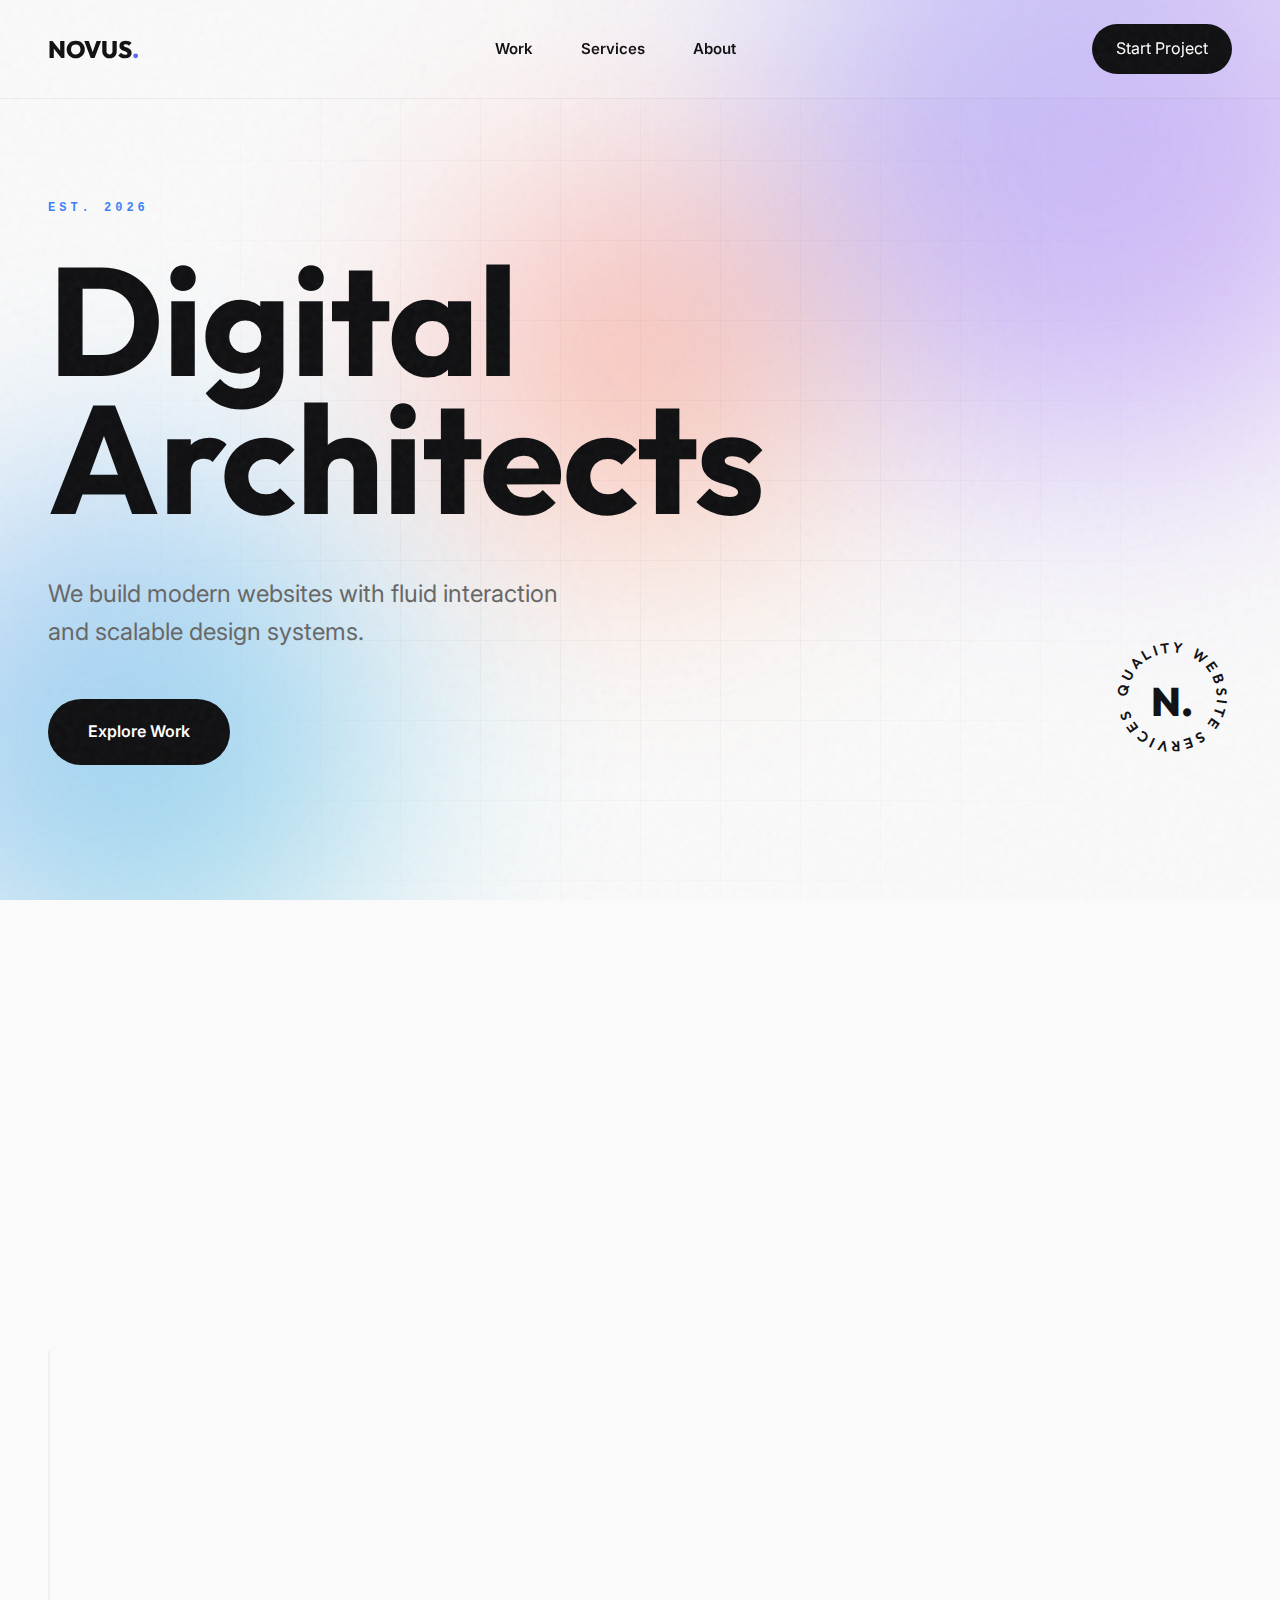
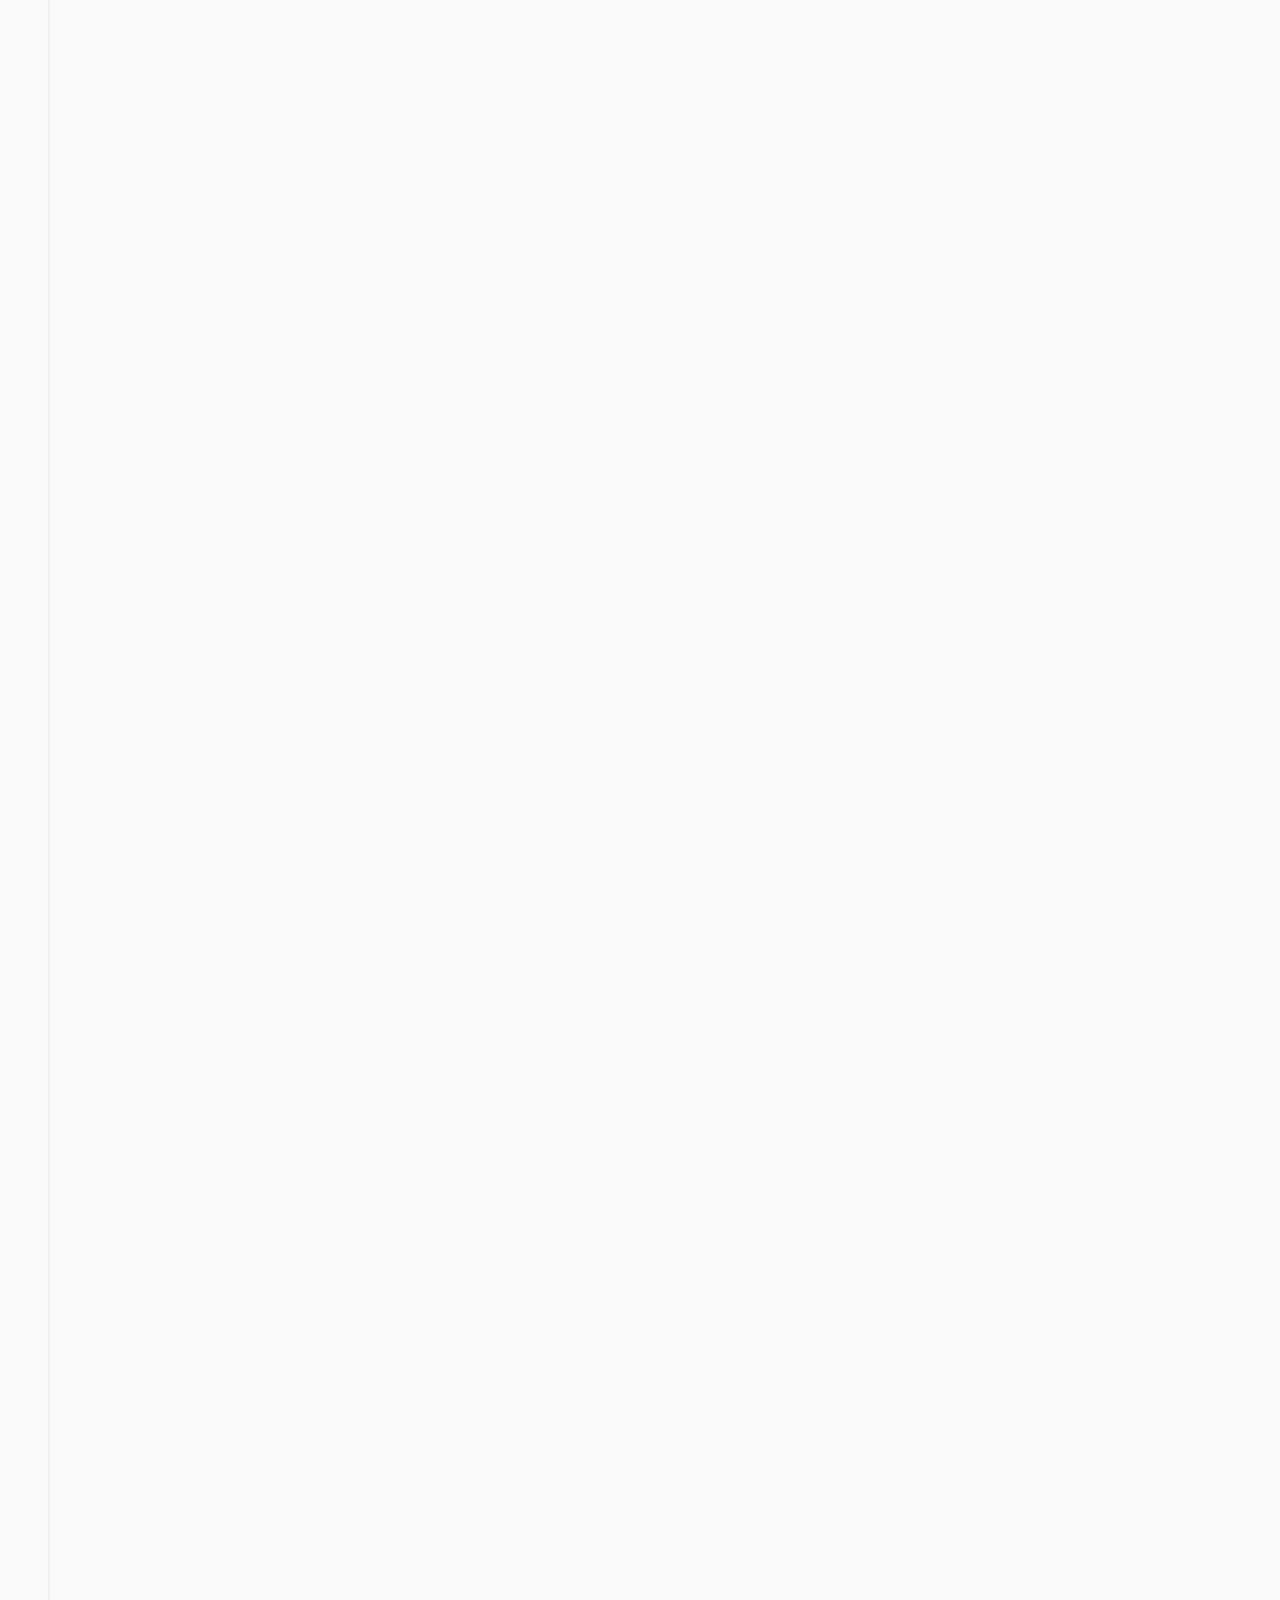
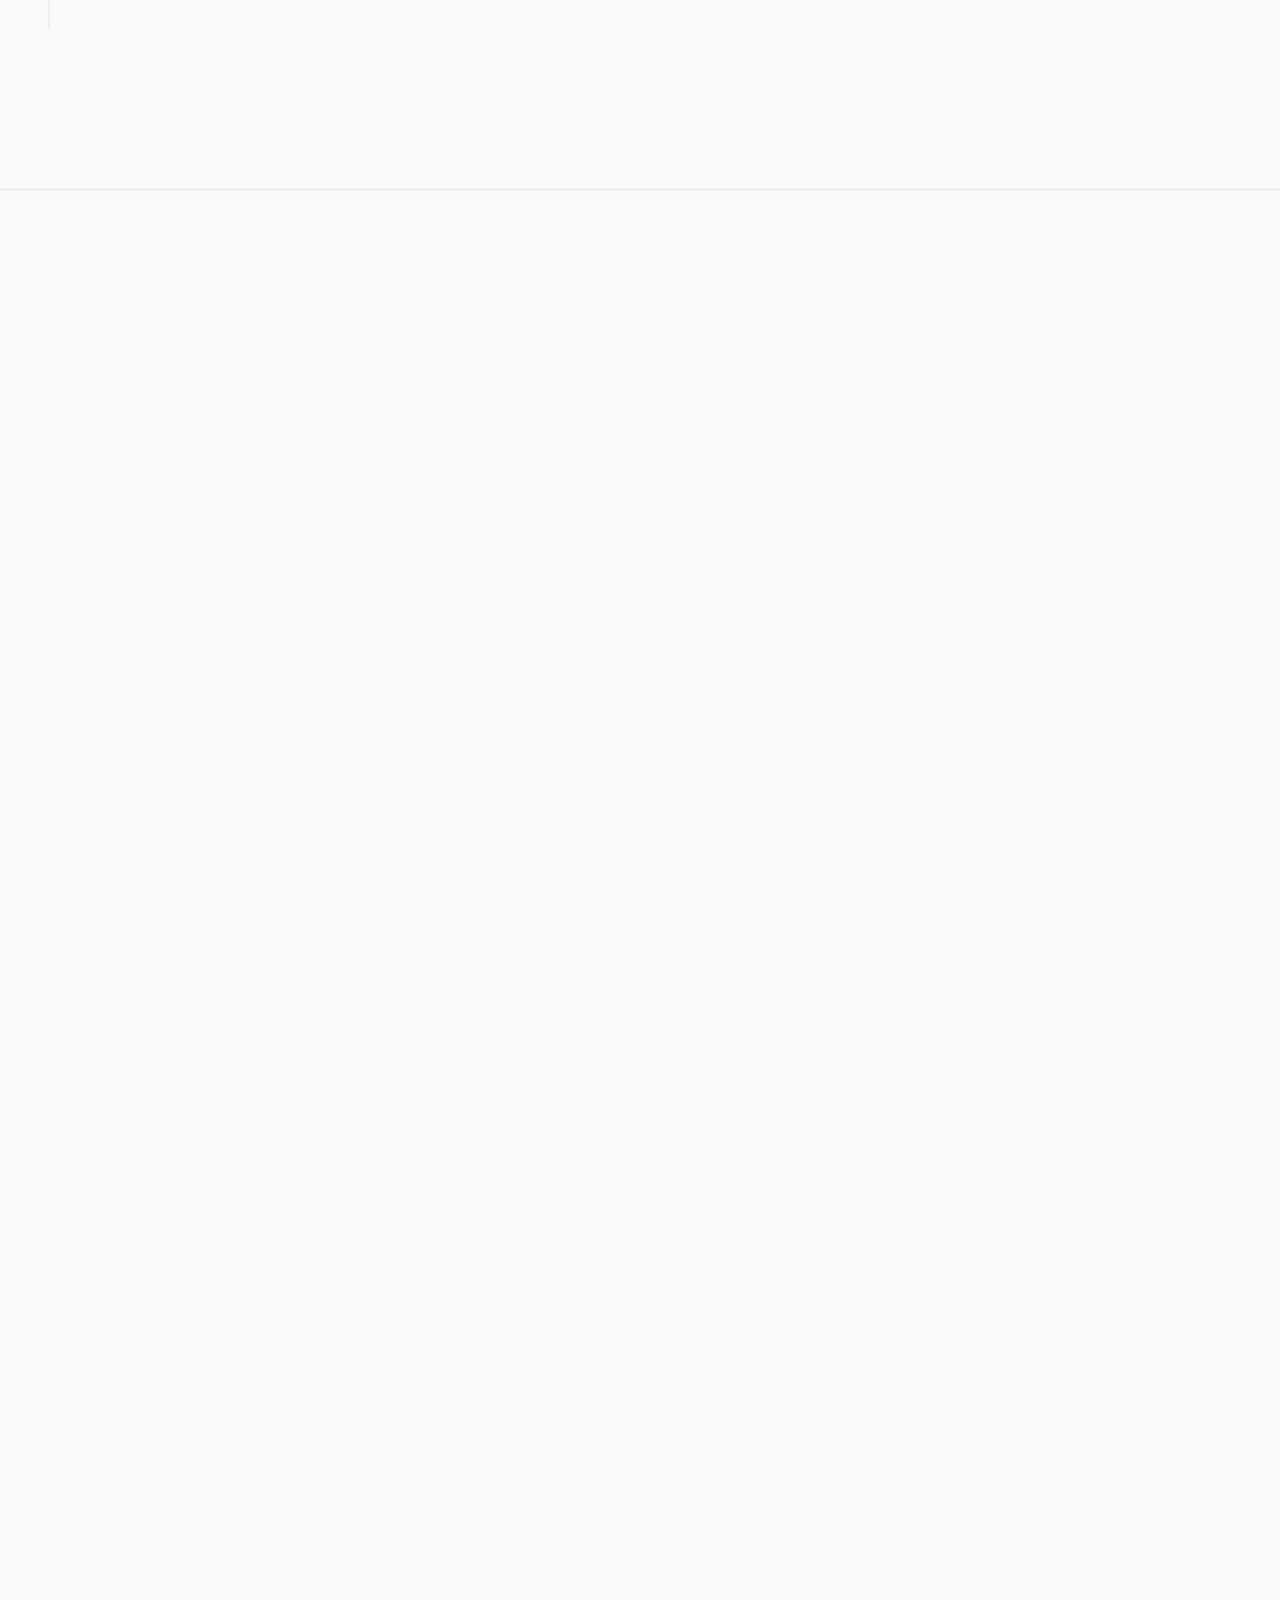
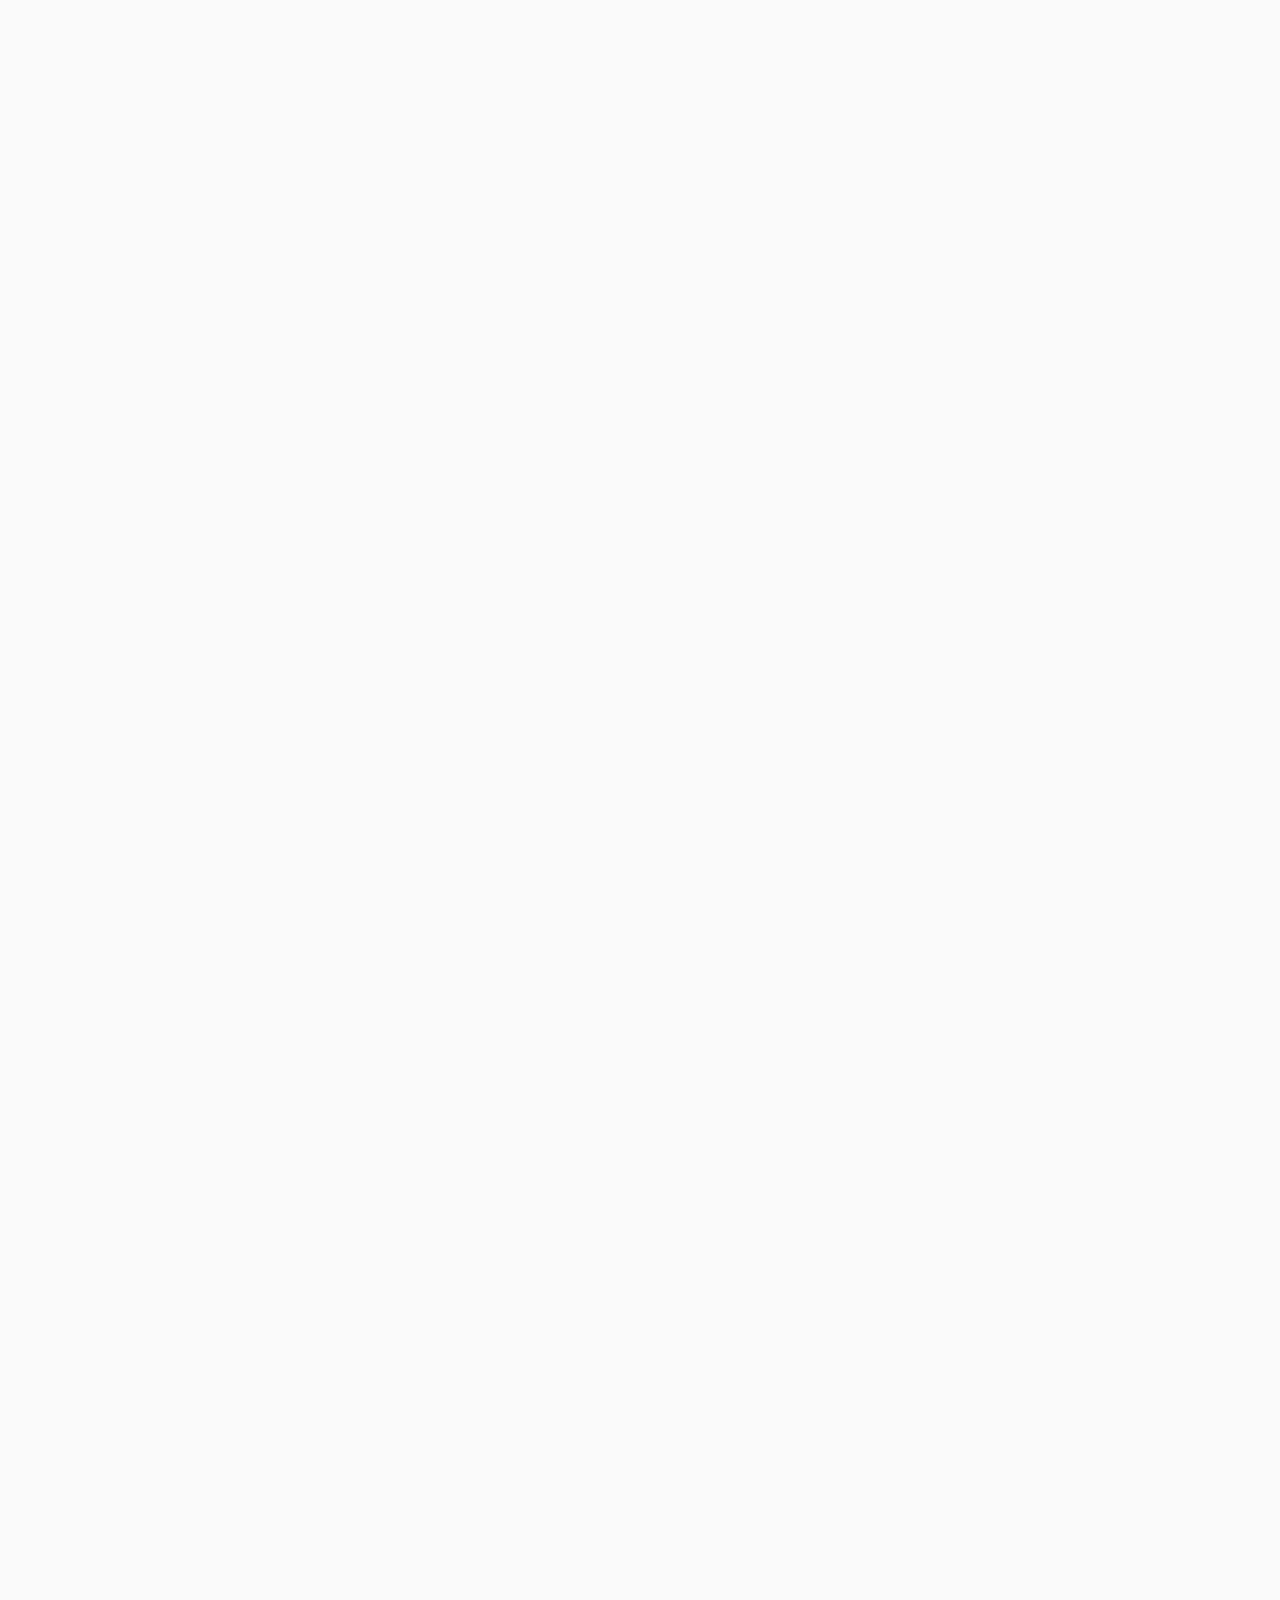
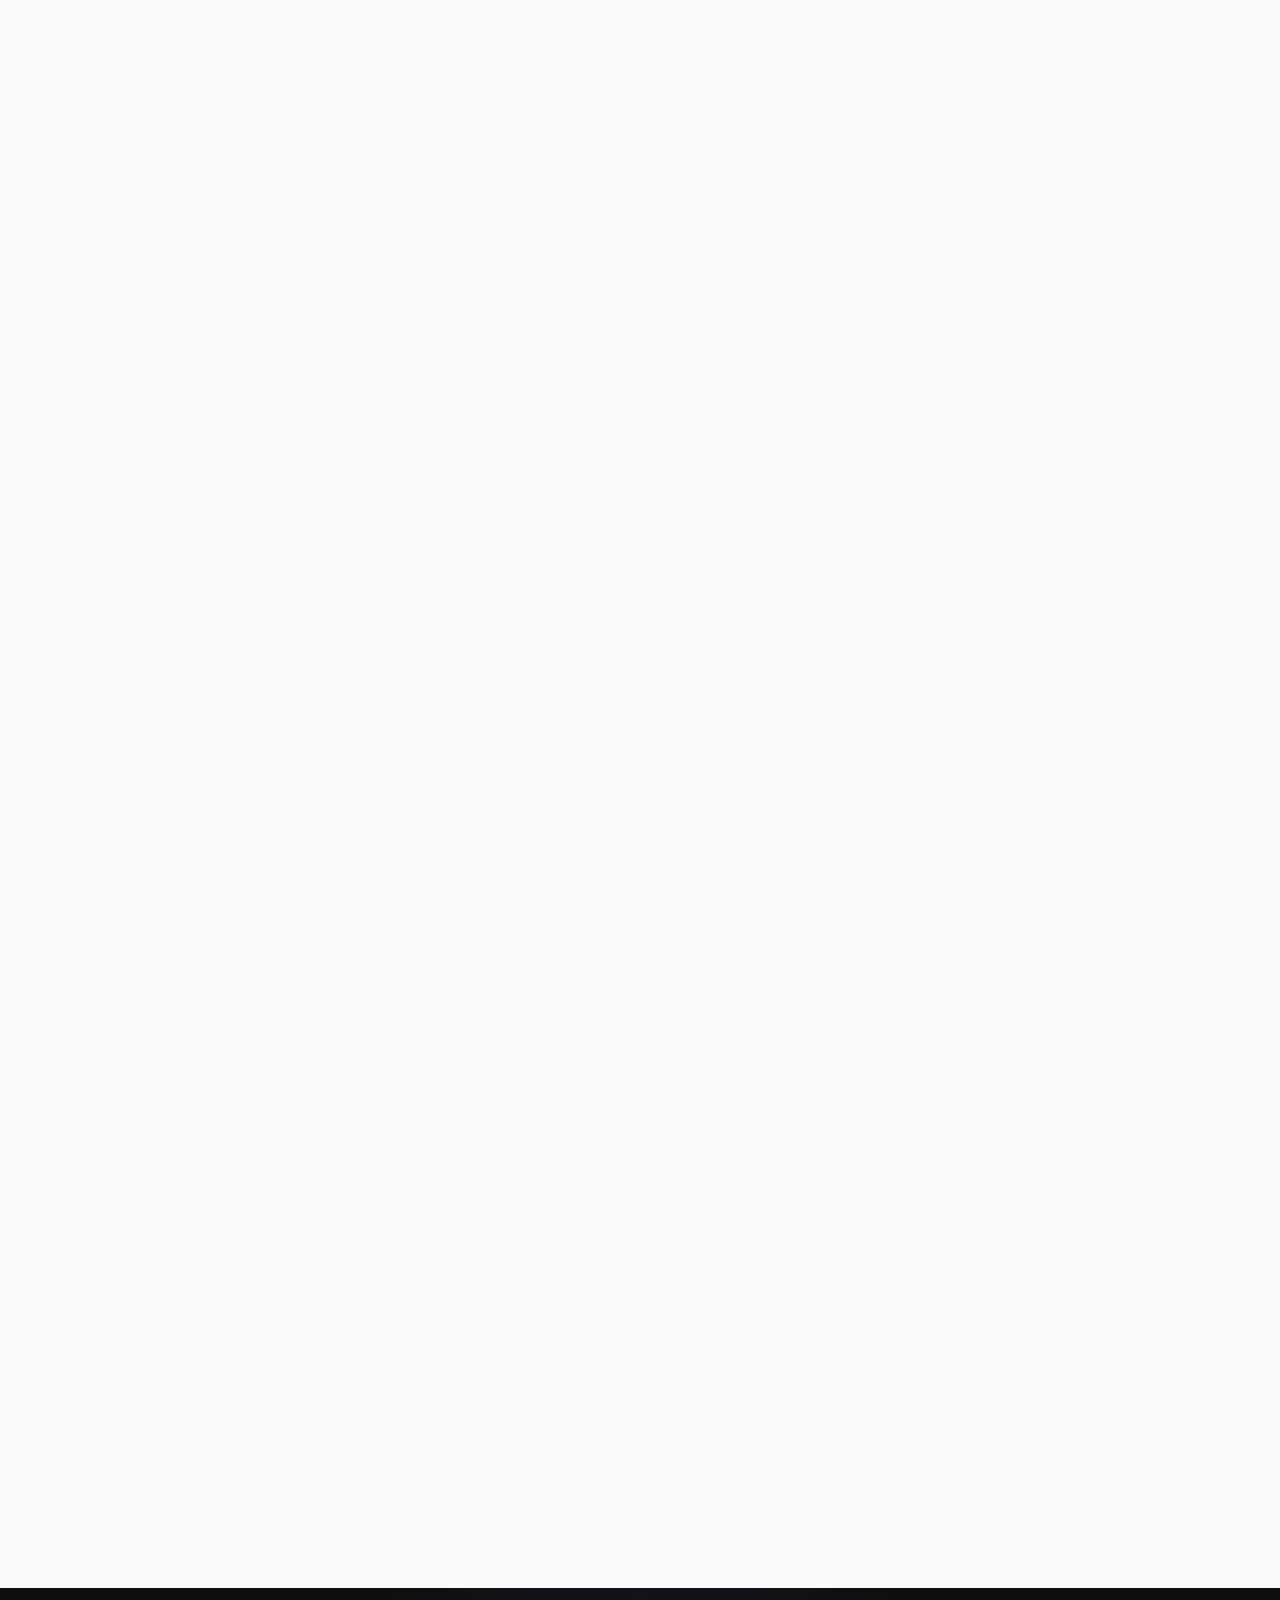
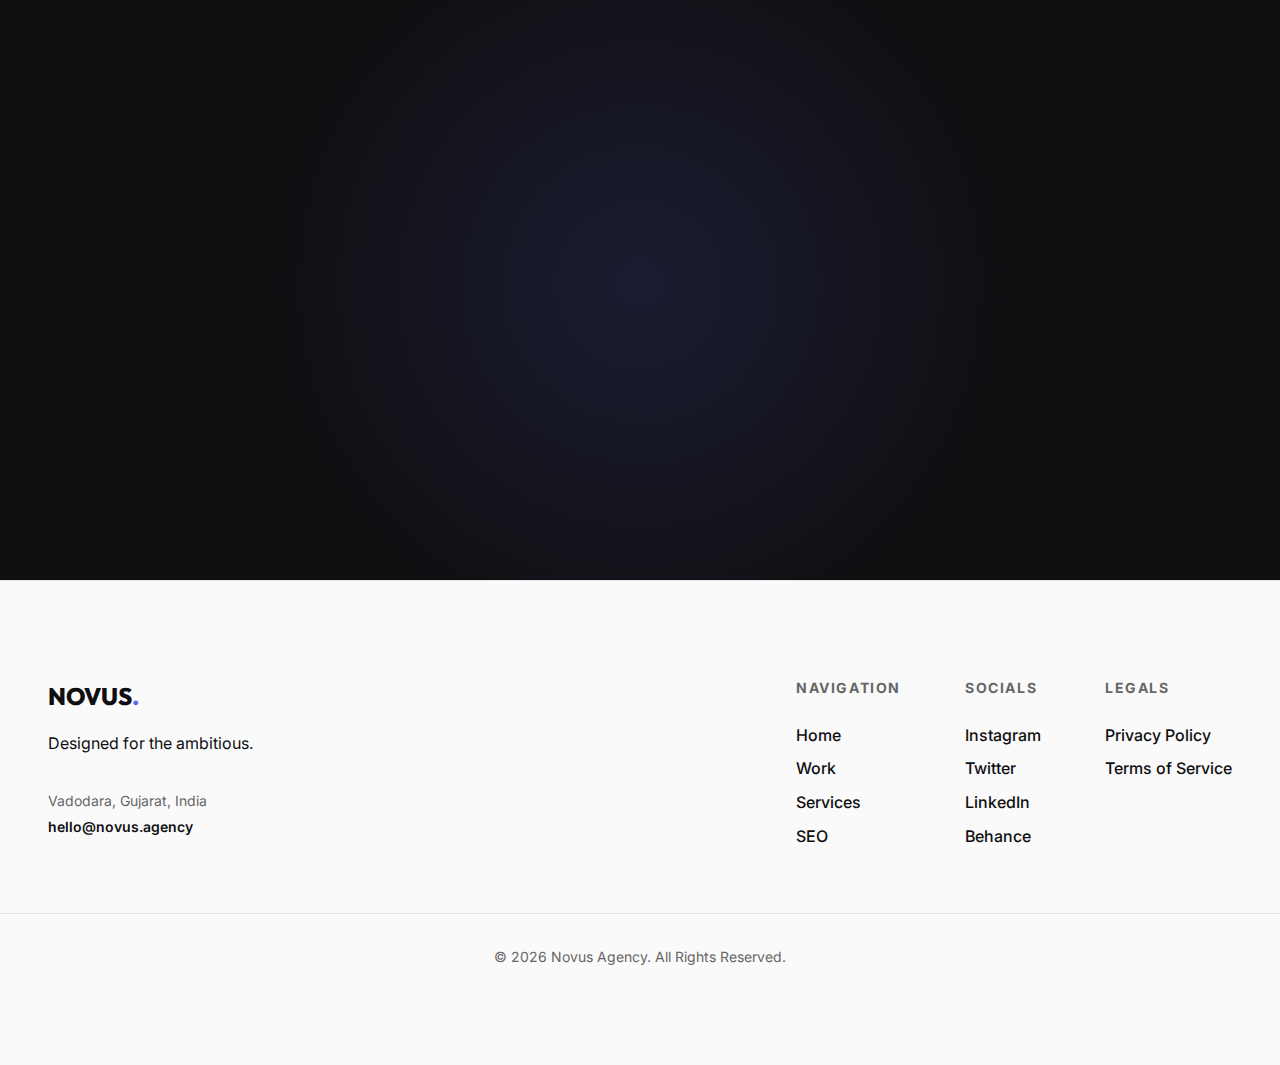
<file: Novus/index.html>
<!DOCTYPE html>
<html lang="en">

<head>
    <meta charset="UTF-8">
    <meta name="viewport" content="width=device-width, initial-scale=1.0">

    <!-- Primary Meta Tags -->
    <title>Novus | Premium Web Design & Development Agency in India</title>
    <meta name="title" content="Novus | Premium Web Design & Development Agency in India">
    <meta name="description"
        content="Novus is a cutting-edge web development and digital design agency in India. We specialize in immersive WebGL experiences, brand identity, and high-performance website design.">
    <meta name="keywords"
        content="web design agency india, digital design studio, immersive web experiences, WebGL development, brand identity design, product design, UI/UX design, modern web development, Novus Agency">
    <meta name="author" content="Novus Agency">
    <meta name="robots" content="index, follow">
    <link rel="canonical" href="https://novus.agency/">

    <!-- Open Graph / Facebook -->
    <meta property="og:type" content="website">
    <meta property="og:url" content="https://novus.agency/">
    <meta property="og:title" content="Novus | Premium Web Design & Development Agency">
    <meta property="og:description"
        content="Crafting immersive digital experiences through precision design and high-performance engineering.">
    <meta property="og:image" content="https://novus.agency/assets/og-image.png">

    <!-- Twitter -->
    <meta property="twitter:card" content="summary_large_image">
    <meta property="twitter:url" content="https://novus.agency/">
    <meta property="twitter:title" content="Novus | Premium Web Design & Development Agency">
    <meta property="twitter:description"
        content="Crafting immersive digital experiences through precision design and high-performance engineering.">
    <meta property="twitter:image" content="https://novus.agency/assets/og-image.png">

    <!-- JSON-LD Structured Data -->
    <script type="application/ld+json">
    {
      "@context": "https://schema.org",
      "@type": "Organization",
      "name": "Novus",
      "url": "https://novus.agency/",
      "logo": "https://novus.agency/assets/logo.png",
      "contactPoint": {
        "@type": "ContactPoint",
        "email": "hello@novus.agency",
        "contactType": "customer service"
      },
      "sameAs": [
        "https://instagram.com/novus.agency",
        "https://twitter.com/novus_agency",
        "https://linkedin.com/company/novus-agency"
      ],
      "address": {
        "@type": "PostalAddress",
        "addressLocality": "Vadodara",
        "addressRegion": "Gujarat",
        "addressCountry": "IN"
      }
    }
    </script>

    <link rel="preconnect" href="https://fonts.googleapis.com">
    <link rel="preconnect" href="https://fonts.gstatic.com" crossorigin>
    <link
        href="https://fonts.googleapis.com/css2?family=Inter:wght@400;500;600&family=Outfit:wght@500;700;800&display=swap"
        rel="stylesheet">
    <link rel="stylesheet" href="style.css">
</head>

<body>
    <script>document.body.classList.add('js-enabled');</script>


    <!-- Noise Overlay -->
    <div class="noise-overlay"></div>



    <header class="navbar">
        <div class="container navbar-container">
            <div class="logo">NOVUS<span class="dot">.</span></div>
            <nav class="nav-links">
                <a href="work.html" class="nav-link" data-text="Work">Work</a>
                <a href="services.html" class="nav-link" data-text="Services">Services</a>
                <a href="about.html" class="nav-link" data-text="About">About</a>
            </nav>
            <div class="nav-actions">
                <a href="contact.html" id="start-project-btn" class="cta-button magnet-target">
                    <span class="btn-text">Start Project</span>
                </a>
                <button class="menu-toggle" aria-label="Toggle Menu">
                    <span class="hamburger"></span>
                </button>
            </div>
        </div>
    </header>

    <main>
        <section class="hero">
            <div class="hero-bg">
                <div class="hero-grid-overlay"></div>
                <div class="gradient-orb orb-1"></div>
                <div class="gradient-orb orb-2"></div>
                <div class="gradient-orb orb-3"></div>
            </div>
            <div class="hero-content">
                <div class="hero-main-layout">
                    <div class="hero-header">
                        <span class="hero-label reveal-text">Est. 2026</span>
                        <h1 class="hero-title">
                            <div class="line-wrapper"><span class="line-inner">Digital</span></div>
                            <div class="line-wrapper"><span class="line-inner">Architects</span></div>
                        </h1>
                    </div>

                    <div class="hero-footer-row">
                        <div class="hero-text-block">
                            <p class="hero-subtitle reveal-text delay-1">We build modern websites with fluid
                                interaction<br>and scalable design systems.</p>
                            <div class="hero-actions reveal-text delay-2">
                                <a href="work.html" class="btn btn-primary magnet-target">
                                    <span class="btn-text">Explore Work</span>
                                    <div class="btn-fill"></div>
                                </a>
                            </div>
                        </div>

                        <div class="badge-wrapper reveal-text delay-2">
                            <div class="rotating-badge">
                                <svg viewBox="0 0 100 100" width="120" height="120" xmlns="http://www.w3.org/2000/svg">
                                    <defs>
                                        <path id="circle"
                                            d="M 50, 50 m -37, 0 a 37,37 0 1,1 74,0 a 37,37 0 1,1 -74,0" />
                                    </defs>
                                    <text font-size="12">
                                        <textPath href="#circle" class="badge-text">
                                            QUALITY WEBSITE SERVICES
                                        </textPath>
                                    </text>
                                </svg>
                                <div class="badge-icon">N.</div>
                            </div>
                        </div>
                    </div>
                </div>
            </div>


        </section>




        <section id="process" class="process">
            <div class="container">
                <div class="section-header">
                    <span class="section-label reveal-on-scroll">Our Methodology</span>
                    <h2 class="section-title reveal-on-scroll">The Art of<br>Creation</h2>
                </div>

                <div class="process-container">
                    <div class="process-line-bg"></div>
                    <div class="process-line"></div>

                    <div class="process-steps-v2">
                        <div class="process-step-v2 reveal-on-scroll">
                            <div class="step-marker">01</div>
                            <div class="step-content" data-step="01">
                                <div class="step-visual">
                                    <div class="visual-container">
                                        <div class="visual-orb"></div>
                                        <div class="visual-glass"></div>
                                        <div class="visual-decor"></div>
                                        <svg width="40" height="40" viewBox="0 0 24 24" fill="none"
                                            xmlns="http://www.w3.org/2000/svg">
                                            <path
                                                d="M21 21L15 15M17 10C17 13.866 13.866 17 10 17C6.13401 17 3 13.866 3 10C3 6.13401 6.13401 3 10 3C13.866 3 17 6.13401 17 10Z"
                                                stroke="currentColor" stroke-width="1.5" stroke-linecap="round"
                                                stroke-linejoin="round" />
                                        </svg>
                                    </div>
                                </div>
                                <div class="step-text">
                                    <h3>Deep Discovery</h3>
                                    <p>We plunge into the core of your brand, excavating unique insights and
                                        untapped market potential through rigorous research and cultural mapping.
                                    </p>
                                    <ul class="step-tags">
                                        <li>Visuals</li>
                                        <li>User Research</li>
                                        <li>Market Analysis</li>
                                    </ul>
                                </div>
                            </div>
                        </div>

                        <div class="process-step-v2 reveal-on-scroll delay-1">
                            <div class="step-marker">02</div>
                            <div class="step-content" data-step="02">
                                <div class="step-visual">
                                    <div class="visual-container">
                                        <div class="visual-orb"></div>
                                        <div class="visual-glass"></div>
                                        <div class="visual-decor"></div>
                                        <svg width="40" height="40" viewBox="0 0 24 24" fill="none"
                                            xmlns="http://www.w3.org/2000/svg">
                                            <path d="M3 3V21H21M7 17L11 13L15 17L21 9" stroke="currentColor"
                                                stroke-width="1.5" stroke-linecap="round" stroke-linejoin="round" />
                                        </svg>
                                    </div>
                                </div>
                                <div class="step-text">
                                    <h3>Strategic Architecture</h3>
                                    <p>Engineering a digital roadmap that balances disruptive innovation with
                                        calculated brand evolution. We build foundations that scale.</p>
                                    <ul class="step-tags">
                                        <li>UX Strategy</li>
                                        <li>Information Architecture</li>
                                        <li>Product Roadmap</li>
                                    </ul>
                                </div>
                            </div>
                        </div>

                        <div class="process-step-v2 reveal-on-scroll delay-2">
                            <div class="step-marker">03</div>
                            <div class="step-content" data-step="03">
                                <div class="step-visual">
                                    <div class="visual-container">
                                        <div class="visual-orb"></div>
                                        <div class="visual-glass"></div>
                                        <div class="visual-decor"></div>
                                        <svg width="40" height="40" viewBox="0 0 24 24" fill="none"
                                            xmlns="http://www.w3.org/2000/svg">
                                            <path d="M12 2L2 7L12 12L22 7L12 2Z" stroke="currentColor"
                                                stroke-width="1.5" stroke-linejoin="round" />
                                            <path d="M2 17L12 22L22 17" stroke="currentColor" stroke-width="1.5"
                                                stroke-linejoin="round" />
                                            <path d="M2 12L12 17L22 12" stroke="currentColor" stroke-width="1.5"
                                                stroke-linejoin="round" />
                                        </svg>
                                    </div>
                                </div>
                                <div class="step-text">
                                    <h3>Sensory Interface</h3>
                                    <p>Crafting visceral experiences where every pixel resonates with your brand's
                                        philosophy. We create immersive atmospheres that leave a lasting impression.</p>
                                    <ul class="step-tags">
                                        <li>Visual Identity</li>
                                        <li>Motion Design</li>
                                        <li>UI Systems</li>
                                    </ul>
                                </div>
                            </div>
                        </div>

                        <div class="process-step-v2 reveal-on-scroll delay-3">
                            <div class="step-marker">04</div>
                            <div class="step-content" data-step="04">
                                <div class="step-visual">
                                    <div class="visual-container">
                                        <div class="visual-orb"></div>
                                        <div class="visual-glass"></div>
                                        <div class="visual-decor"></div>
                                        <svg width="40" height="40" viewBox="0 0 24 24" fill="none"
                                            xmlns="http://www.w3.org/2000/svg">
                                            <path d="M16 18L22 12L16 6M8 6L2 12L8 18" stroke="currentColor"
                                                stroke-width="1.5" stroke-linecap="round" stroke-linejoin="round" />
                                        </svg>
                                    </div>
                                </div>
                                <div class="step-text">
                                    <h3>Limitless Execution</h3>
                                    <p>Transforming complex blueprints into high-performance, future-proof digital
                                        reality. Precision engineering meets creative fluidity.</p>
                                    <ul class="step-tags">
                                        <li>Full-stack Dev</li>
                                        <li>WebGL / Three.js</li>
                                        <li>Quality Assurance</li>
                                    </ul>
                                </div>
                            </div>
                        </div>
                    </div>
                </div>
            </div>
        </section>



        <!-- Serving Worldwide Section -->
        <section class="serving-worldwide">
            <div class="container">
                <div class="locations-wrapper">
                    <div class="section-header">
                        <span class="section-label reveal-on-scroll">Global Presence</span>
                        <h2 class="section-title reveal-on-scroll">Serving<br>Worldwide</h2>
                    </div>
                    <div class="locations-grid">
                        <span class="location-name reveal-on-scroll delay-1 london-reveal">
                            <svg class="london-icon" width="30" height="30" viewBox="0 0 32 32" fill="none"
                                xmlns="http://www.w3.org/2000/svg">
                                <g clip-path="url(#clip0_london_icon)">
                                    <path d="M9.99316 19.4403H22.0068V8.51874H9.99316V19.4403Z" fill="#FFD6A4" />
                                    <path
                                        d="M19.2766 13.9795C19.2766 12.1775 17.8021 10.7031 16.0001 10.7031C14.1981 10.7031 12.7236 12.1775 12.7236 13.9795C12.7236 15.7816 14.1981 17.256 16.0001 17.256C17.8021 17.256 19.2766 15.7816 19.2766 13.9795Z"
                                        fill="#39352F" />
                                    <path
                                        d="M16.0002 2.51197C15.6725 2.51197 15.4541 2.29355 15.4541 1.96589V0.546077C15.4541 0.218418 15.6725 0 16.0002 0C16.3278 0 16.5463 0.218418 16.5463 0.546077V1.96589C16.5463 2.29349 16.3278 2.51197 16.0002 2.51197Z"
                                        fill="#DDAE76" />
                                    <path d="M11.6313 31.4539H20.3685V19.4403H11.6313V31.4539Z" fill="#F8C787" />
                                    <path d="M19.8226 5.78836H12.1776L10.7031 8.51875H21.297L19.8226 5.78836Z"
                                        fill="#F8C787" />
                                    <path d="M13.2695 5.78838H18.7302V4.15021H13.2695V5.78838Z" fill="#FFD6A4" />
                                    <path
                                        d="M15.3449 2.23893L13.8159 4.1502H18.1845L16.6555 2.23893C16.3278 1.80203 15.6726 1.80203 15.3449 2.23893Z"
                                        fill="#F8C787" />
                                    <path
                                        d="M16.0002 14.5256C15.6725 14.5256 15.4541 14.3072 15.4541 13.9795V12.3413C15.4541 12.0136 15.6725 11.7952 16.0002 11.7952C16.3278 11.7952 16.5463 12.0136 16.5463 12.3413V13.9795C16.5463 14.3072 16.3278 14.5256 16.0002 14.5256Z"
                                        fill="#514B43" />
                                    <path
                                        d="M17.0923 14.5256H16.0002C15.6725 14.5256 15.4541 14.3072 15.4541 13.9795C15.4541 13.6519 15.6725 13.4334 16.0002 13.4334H17.0923C17.42 13.4334 17.6384 13.6519 17.6384 13.9795C17.6384 14.3072 17.42 14.5256 17.0923 14.5256Z"
                                        fill="#514B43" />
                                    <path
                                        d="M16.0002 29.8157C15.6725 29.8157 15.4541 29.5973 15.4541 29.2696V21.6245C15.4541 21.2969 15.6725 21.0785 16.0002 21.0785C16.3278 21.0785 16.5463 21.2969 16.5463 21.6245V29.2696C16.5463 29.5973 16.3278 29.8157 16.0002 29.8157Z"
                                        fill="#DDAE76" />
                                    <path
                                        d="M13.8161 29.8157C13.4884 29.8157 13.27 29.5973 13.27 29.2696V21.6245C13.27 21.2969 13.4884 21.0785 13.8161 21.0785C14.1438 21.0785 14.3622 21.2969 14.3622 21.6245V29.2696C14.3622 29.5973 14.1437 29.8157 13.8161 29.8157Z"
                                        fill="#DDAE76" />
                                    <path
                                        d="M18.1843 29.8157C17.8566 29.8157 17.6382 29.5973 17.6382 29.2696V21.6245C17.6382 21.2969 17.8566 21.0785 18.1843 21.0785C18.5119 21.0785 18.7303 21.2969 18.7303 21.6245V29.2696C18.7303 29.5973 18.5119 29.8157 18.1843 29.8157Z"
                                        fill="#DDAE76" />
                                    <path
                                        d="M23.6453 32H8.35516C8.0275 32 7.80908 31.7816 7.80908 31.4539C7.80908 31.1263 8.0275 30.9078 8.35516 30.9078H23.6453C23.9729 30.9078 24.1913 31.1263 24.1913 31.4539C24.1913 31.7816 23.9729 32 23.6453 32Z"
                                        fill="#DDAE76" />
                                </g>
                                <defs>
                                    <clipPath id="clip0_london_icon">
                                        <rect width="32" height="32" fill="white" />
                                    </clipPath>
                                </defs>
                            </svg>
                            London
                        </span>
                        <span class="location-name reveal-on-scroll delay-1 ny-reveal">
                            <svg class="ny-icon" width="30" height="30" viewBox="0 0 32 32" fill="none"
                                xmlns="http://www.w3.org/2000/svg">
                                <path
                                    d="M7.96069 6H10.9607C11.5107 6 11.9607 6.45 11.9607 7C11.9607 7.55 11.5107 8 10.9607 8H8.83772L10.0844 9.47572C10.0814 9.43772 10.0771 9.38701 10.0707 9.32C10.0507 9.11 10.1507 8.86 10.3807 8.81C10.6107 8.76 10.8707 8.91 10.8907 9.13C10.9107 9.34 10.9207 9.45 10.9207 9.45C10.9407 9.63 10.9807 9.81 11.0507 9.98L11.1407 10.2C11.1551 10.2555 11.158 10.311 11.1507 10.3639V10.76C11.1507 11.7 10.6107 11.76 10.6107 11.76L10.5909 14.0439C10.6591 14.0035 10.7445 13.9872 10.8407 14.01L14.6807 14.87C14.6928 14.8722 14.7042 14.8756 14.715 14.88H21.2365C21.2472 14.8756 21.2587 14.8722 21.2707 14.87L25.1107 14.01C25.4907 13.92 25.7007 14.44 25.3607 14.64L21.9807 16.66C21.8907 16.72 21.7607 16.67 21.7207 16.57L21.3 15.5109V18.1541C21.3 18.9444 21.21 21.215 21 22.2436C20.61 24.1379 18.0707 24.74 17.9507 24.74C17.8207 24.74 15.16 24.1002 14.78 22.1935C14.58 21.1899 14.5 18.9444 14.5 18.1541V15.8922L14.2307 16.57C14.1907 16.67 14.0607 16.72 13.9707 16.66L10.5857 14.637L10.5599 17.6091L14.1307 17.04C14.2407 17.01 14.3407 17.1 14.3407 17.21V18.78C14.3407 18.89 14.2407 18.98 14.1307 18.96L10.5531 18.3898L10.5107 23.26L6.49072 21.29L8.22072 12.41V12.4C8.29072 11.92 8.14072 11.42 7.82072 11.06C7.81406 11.0533 7.80739 11.0456 7.80072 11.0378C7.78739 11.0222 7.77406 11.0067 7.76072 11L7.76517 10.9871L7.74067 10.98C7.52067 10.91 7.39067 10.68 7.45067 10.45C7.51521 10.2471 7.71577 10.1208 7.92694 10.1494L7.61072 10.06C7.39072 9.99 7.26072 9.76 7.32072 9.53C7.38422 9.33043 7.57939 9.20492 7.78678 9.22812L7.62067 9.18C7.40067 9.11 7.27067 8.88 7.34067 8.65C7.40067 8.43 7.64067 8.3 7.86067 8.36L7.95072 8.38609V7.99995C7.40527 7.99455 6.96069 7.54667 6.96069 7C6.96069 6.45 7.41069 6 7.96069 6ZM17.1707 13.39H18.7407C18.8507 13.39 18.9407 13.29 18.9207 13.18L18.3007 9.29C18.2407 8.9 17.6807 8.9 17.6207 9.29L17.0007 13.18C16.9707 13.29 17.0507 13.39 17.1707 13.39ZM21.0407 14.48L19.7607 13.56C19.6707 13.49 19.6607 13.36 19.7407 13.29L22.5107 10.49C22.7907 10.21 23.2507 10.54 23.0707 10.89L21.3107 14.41C21.2607 14.51 21.1307 14.55 21.0407 14.48ZM14.8607 14.48L16.1407 13.56C16.2307 13.49 16.2407 13.36 16.1707 13.28L13.4007 10.48C13.1207 10.2 12.6607 10.53 12.8407 10.88L14.5907 14.41C14.6407 14.51 14.7707 14.55 14.8607 14.48ZM21.5607 18.78V17.21C21.5607 17.1 21.6607 17.01 21.7707 17.04L25.6607 17.66C26.0507 17.72 26.0507 18.28 25.6607 18.34L21.7707 18.96C21.6607 18.98 21.5607 18.89 21.5607 18.78Z"
                                    fill="#72CCB4" />
                                <path
                                    d="M18.4207 13H17.4207C15.5007 13.02 14 14.59 14 16.51V18.47C14 16.55 15.5007 14.99 17.4207 14.97L18.4207 14.96C20.3707 14.94 22 16.51 22 18.46V16.5C22 14.55 20.3707 12.98 18.4207 13ZM15 16.7725V17H16.51C17.2503 17 17.8684 16.4539 17.9815 15.7443L17.4107 15.75C16.4583 15.7599 15.6116 16.1487 15 16.7725ZM18.0416 15.7437L18.4107 15.74C19.4176 15.7297 20.3417 16.1433 21 16.8143V17H19.62C18.8549 17 18.2081 16.4605 18.0416 15.7437ZM15.5 25.78V21.465C16.1779 22.6021 17.881 23 17.995 23C18.0804 23 19.2116 22.7535 20 22.0602V25.78H15.5Z"
                                    fill="#49B59D" />
                                <path
                                    d="M8.3645 8H10.3769L10.346 8.81935C10.1406 8.8858 10.0517 9.12088 10.0707 9.32C10.0907 9.53 10.0907 9.58 10.0907 9.58C10.1107 9.77 10.1507 9.95 10.2207 10.11C10.2207 10.11 10.2353 10.1902 10.2893 10.3195L10.1307 14.52C10.1207 14.79 9.9107 15 9.6407 15H9.1007C8.8307 15 8.6207 14.79 8.6107 14.52L8.48437 11.1744C8.66412 11.1685 8.8337 11.049 8.89067 10.87C8.95067 10.64 8.82067 10.41 8.60067 10.34L8.5589 10.3279C8.77084 10.3788 8.9937 10.2506 9.06072 10.04C9.12072 9.81 8.99072 9.58 8.77072 9.51L8.73294 9.49891C8.94827 9.53372 9.15496 9.40651 9.22067 9.2C9.28067 8.97 9.15067 8.74 8.93067 8.67L8.38382 8.51157L8.3645 8ZM17.4107 13.79L18.4107 13.78C19.9493 13.7563 21.2945 14.735 21.7936 16.1069C21.9183 16.2133 22 16.3888 22 16.5868V17.28V19.24V19.4132C22 19.7022 21.826 19.9433 21.5982 19.9913L22.6633 25.5171C22.7545 25.5677 22.8438 25.622 22.9307 25.68C22.9307 25.68 25.9607 27.68 25.9507 29.03V30.03L17.6407 30.04L6.9507 30.03L6.9607 28.19C6.9607 26.8 6.7807 25.42 6.4307 24.08C6.3507 23.78 6.2707 23.43 6.2007 23.1C5.9707 22 5.9307 20.86 6.1207 19.74C6.2807 18.85 6.9507 18 7.1507 18L6.9507 19.69C6.9507 20.37 7.6407 21 8.3207 21C10.4456 21 10.5088 19.3525 10.5563 18.1128L10.5607 18C11.1358 18 12.4043 19.6434 13.2645 20.9211L14 18.8462V17.29V16.5868C14 16.3964 14.0756 16.2309 14.1923 16.1245C14.6539 14.7758 15.8993 13.8057 17.4107 13.79ZM15 16.7725V17.0219V17.6565C15 18.2977 15.0801 20.1196 15.2805 20.9338C15.3935 21.3933 15.6674 21.7622 16 22.0536V23.9525C16.3366 24.2275 16.6604 24.4543 16.9507 24.61C17.5507 24.94 18.4007 25.03 18.9507 25.03H19.9607V22.0941C20.3 21.806 20.5817 21.4379 20.6995 20.9746C20.9098 20.14 21 18.2977 21 17.6565V16.8881V16.8143C20.3417 16.1433 19.4176 15.7297 18.4107 15.74L17.4107 15.75C16.4583 15.7599 15.6116 16.1487 15 16.7725Z"
                                    fill="#14A085" />
                                <path opacity="0.54"
                                    d="M10.4807 22.03C10.2707 21.63 9.67068 21.79 9.38068 22.18L6.70068 25.28C6.95068 26.42 6.96068 27.99 6.96068 28.65L9.94068 25.37C10.5607 24.7 10.9007 23.82 10.9007 22.9L10.4807 22.03ZM7.95068 30.03L16.7807 25.74C16.9507 25.65 17.1107 25.88 16.9707 26.01L12.9507 30.03H7.95068ZM21.7807 27.15L22.8407 30.04H24.3907L22.0707 26.99C21.9507 26.84 21.7107 26.97 21.7807 27.15Z"
                                    fill="#49B59D" />
                                <path
                                    d="M10.9508 6C10.9508 6 11.3908 5.51 11.3908 5C11.3908 4.49 11.1308 3.86 10.7908 3.31C10.4408 2.76 9.87076 2 9.56076 2C9.25076 2 9.13076 2.6 9.04076 2.81C8.95076 3.02 8.74076 3.43 8.62076 3.43C8.50076 3.43 8.45076 3.17 8.32076 3.17C8.07076 3.17 7.53076 4.37 7.53076 4.84C7.53076 5.31 7.72076 5.78 7.95076 6H10.9508Z"
                                    fill="#FF822D" />
                            </svg>
                            New York
                        </span>
                        <span class="location-name reveal-on-scroll delay-1 tokyo-reveal">
                            <svg class="tokyo-icon" width="30" height="30" viewBox="0 0 32 32" fill="none"
                                xmlns="http://www.w3.org/2000/svg">
                                <path
                                    d="M16.6873 14.5975L16.5623 6.55249C16.5623 6.55249 16.4023 1.51499 16.4023 1.11499C16.4023 0.714994 16.3223 0.367494 16.1023 0.347494C15.8823 0.327494 15.6648 0.492494 15.6448 1.03499C15.6248 1.57749 15.5198 6.39499 15.5198 6.39499C15.5198 6.39499 14.8473 6.38999 14.8348 6.48749C14.8073 6.68749 14.6773 10.7375 14.5373 12.2625C14.3973 13.7875 13.8198 17.7 13.0973 19.61C12.7373 20.56 11.9223 22.4875 11.1248 23.8525C10.3223 25.23 9.27479 26.69 8.64729 27.5675C7.39729 29.315 6.67729 29.9375 6.88229 30.135C6.97729 30.2275 9.47229 30.1775 9.47229 30.1775C9.47229 30.1775 11.0698 27.9675 11.4573 27.395C11.9798 26.6225 12.6248 26.1275 13.4298 26.2525C13.9848 26.34 14.4498 26.735 14.5648 27.6325C14.7173 28.7975 14.7623 30.7475 14.9048 30.8575C15.1223 31.03 16.6523 31.0275 16.6523 31.0275L16.6873 14.5975ZM14.9648 25.2525C14.7173 25.3675 14.1673 25.035 13.6023 24.9625C13.0373 24.89 12.6173 25.1225 12.3273 24.8475C12.0373 24.5725 12.4423 23.8325 12.8048 23.1375C13.1673 22.4425 13.9498 21.1675 14.3548 21.255C14.7873 21.3475 14.9348 22.4725 15.0648 23.4275C15.1398 23.9725 15.2098 25.135 14.9648 25.2525ZM14.4573 20.66C14.3273 20.645 13.9398 19.685 14.0523 19.5725C14.1673 19.4575 15.1248 19.5575 15.1823 19.6875C15.2398 19.8175 14.5873 20.675 14.4573 20.66ZM14.7323 18.92C14.3548 18.905 14.1998 18.6725 14.2248 18.4575C14.2673 18.095 14.5173 17.9925 14.8198 18.0525C15.1373 18.115 15.2273 18.3 15.2398 18.515C15.2548 18.7475 15.1098 18.935 14.7323 18.92Z"
                                    fill="#EE3E23" />
                                <path
                                    d="M13.0625 22.355L14.685 25.515L15.2925 25.11L13.3875 21.4625C13.39 21.4625 13.19 22.1 13.0625 22.355Z"
                                    fill="#EE3E23" />
                                <path
                                    d="M14.9923 21.9475L11.9648 24.8175L12.4573 25.2375L15.2548 22.7025L14.9923 21.9475Z"
                                    fill="#EE3E23" />
                                <path
                                    d="M16.0798 7.10001L14.8023 7.12501C14.8023 7.12501 14.7648 7.92251 14.7498 8.18501C14.7348 8.44501 14.7173 9.11501 14.7173 9.11501H16.2248L16.0798 7.10001Z"
                                    fill="#D2D0CF" />
                                <path d="M15.5625 4.17751H16.505L16.4325 1.94501H15.6075L15.5625 4.17751Z"
                                    fill="#BDBBBB" />
                                <path
                                    d="M16.0801 11.46L14.5951 11.4325C14.5951 11.4325 14.5726 11.9225 14.5151 12.4725C14.4726 12.8825 14.3701 13.56 14.3701 13.56L16.3701 13.575L16.0801 11.46Z"
                                    fill="#D2D0CF" />
                                <path
                                    d="M16.2126 15.7325C16.2126 15.7325 12.7901 15.75 12.6451 15.75C12.5001 15.75 12.2301 15.96 12.5576 16.4325C12.7901 16.7675 13.4876 17.63 13.6176 17.6625C13.7476 17.695 16.2826 17.6625 16.2826 17.6625L16.2126 15.7325Z"
                                    fill="#BDBBBB" />
                                <path
                                    d="M25.3974 29.675C25.2874 29.5425 24.1124 28.1125 23.0974 26.6475C22.0824 25.1825 21.0924 23.645 20.5299 22.5625C19.4024 20.395 19.0299 19.0825 18.4274 16.76C18.1174 15.565 17.7624 14.23 17.4874 10.515C17.2324 7.065 17.3874 6.4575 17.2474 6.445C17.1324 6.4325 16.0049 6.4075 16.0049 6.4075C16.0049 6.4075 16.0474 10.795 16.0824 14.6375C16.1174 18.4 16.2849 31.0225 16.2849 31.0225C16.2849 31.0225 16.4674 31.03 16.7099 31.03C17.1499 31.0275 17.7874 31.0075 17.8649 30.935C17.9999 30.805 18.0099 28.3275 18.0774 27.3825C18.1524 26.3275 19.2899 25.615 20.4374 26.6825C21.7199 27.8775 22.9924 30.165 23.1474 30.2775C23.3424 30.4175 25.3349 30.3 25.5799 30.3C25.8174 30.2925 25.6174 29.94 25.3974 29.675ZM17.3524 18.0125C17.6474 17.93 17.9749 18.06 18.0299 18.29C18.0824 18.52 18.0424 18.82 17.6074 18.87C17.2549 18.91 17.0674 18.81 17.0224 18.5225C16.9799 18.25 17.1399 18.0725 17.3524 18.0125ZM17.1599 19.7C17.2324 19.525 18.0999 19.3725 18.2124 19.535C18.3249 19.6975 18.1149 20.6325 17.8649 20.645C17.6149 20.655 17.1049 19.83 17.1599 19.7ZM20.1524 24.785C19.9274 25.01 19.6949 24.8925 18.8599 25.0525C18.0249 25.2125 17.8024 25.4425 17.4974 25.3925C17.1924 25.345 17.2274 24.6675 17.3074 23.48C17.3874 22.2925 17.6549 21.315 18.0449 21.245C18.5724 21.1525 19.1374 22.325 19.4574 22.9175C19.7774 23.51 20.3774 24.56 20.1524 24.785Z"
                                    fill="#C02D01" />
                                <path
                                    d="M19.1324 21.585L17.1724 25.6175L18.0249 25.6325L19.6449 22.1325L19.1324 21.585Z"
                                    fill="#C02D01" />
                                <path d="M17.3176 21.73L20.6751 25.005L19.8226 25.135L16.9951 22.4675L17.3176 21.73Z"
                                    fill="#C02D01" />
                                <path
                                    d="M16.0098 7.10249L17.3223 7.10499L17.3948 9.08999L16.0173 9.11999L16.0098 7.10249Z"
                                    fill="#BDBBBB" />
                                <path
                                    d="M16.0498 11.4525L17.5648 11.4675L17.6648 12.46C17.7123 12.915 17.7923 13.56 17.7923 13.56L16.0623 13.57L16.0498 11.4525Z"
                                    fill="#BDBBBB" />
                                <path
                                    d="M16.0923 15.7325C16.0923 15.7325 19.0073 15.725 19.2923 15.725C19.5848 15.725 19.7123 15.8975 19.6173 16.115C19.5223 16.33 18.7723 17.41 18.6598 17.6C18.6273 17.655 16.1123 17.6625 16.1123 17.6625L16.0923 15.7325Z"
                                    fill="#A8A8A8" />
                            </svg>
                            Tokyo
                        </span>
                        <span class="location-name reveal-on-scroll delay-2 sf-reveal">
                            <svg class="sf-icon" width="30" height="30" viewBox="0 0 32 32" fill="none"
                                xmlns="http://www.w3.org/2000/svg">
                                <g clip-path="url(#clip0_sf_icon)">
                                    <path
                                        d="M13.3758 25.504C13.3758 25.408 13.4398 25.344 13.5358 25.344H20.6078C20.7038 25.344 20.7678 25.408 20.7678 25.504C20.7678 25.6 20.7038 25.664 20.6078 25.664H13.5358C13.4398 25.664 13.3758 25.6 13.3758 25.504ZM25.5998 26.496C25.5038 26.496 25.4398 26.56 25.4398 26.656C25.4398 26.752 25.5038 26.816 25.5998 26.816H29.1198C29.2158 26.816 29.2798 26.752 29.2798 26.656C29.2798 26.56 29.2158 26.496 29.1198 26.496H25.5998ZM2.01577 18.112H-0.0322266V16.64H0.511772V11.104C0.351772 11.424 0.159773 11.744 -0.0322266 12.064V10.624C1.75977 7.16799 2.55977 3.264 2.62377 3.008H3.45577C3.51977 3.168 8.73577 15.968 15.9038 16.16C15.9678 16.16 16.0318 16.16 16.0638 16.16C20.3198 16.16 24.4798 11.744 28.4158 3.008H29.2478V3.04C29.3118 3.36 30.1438 7.29599 31.9678 10.752V12.192C31.7758 11.872 31.6158 11.584 31.4238 11.264V16.704H31.9998V18.176H29.8878V23.68H30.8478V24.8H26.8478V23.68H27.8398V18.176H4.06377V23.68H5.11977V24.8H1.08777V23.68H1.98377V18.112H2.01577ZM29.2798 5.76V8.22399H29.5358V12.256H29.8558V16.64H31.0398V10.432C30.2718 8.76799 29.6958 7.10399 29.2798 5.76ZM26.6558 16.64H27.8398V12.288H28.1598V8.256H28.4158V4.608C27.8078 5.856 27.2318 7.00799 26.6238 8.06399V16.64H26.6558ZM24.7678 11.04V16.64H26.2398V8.768C25.7598 9.6 25.2478 10.336 24.7678 11.04ZM22.8798 16.64H24.3518V11.584C23.8718 12.224 23.3598 12.832 22.8798 13.344V16.64ZM21.0238 16.64H22.4958V13.76C22.0158 14.24 21.5038 14.688 21.0238 15.072V16.64ZM19.0718 16.256L19.1038 16.64H20.6398V15.36C20.0958 15.744 19.5838 16.032 19.0718 16.256ZM11.3598 16.64H13.0878L13.1198 16.256C12.2238 15.872 12.2878 15.904 11.3598 15.264V16.64ZM9.50377 16.64H10.9758V14.976C10.4958 14.592 9.98377 14.176 9.50377 13.696V16.64ZM7.61577 16.64H9.08777V13.28C8.60777 12.768 8.09577 12.192 7.61577 11.584V16.64ZM5.72777 16.64H7.19977V11.04C6.94377 10.72 6.71977 10.368 6.46377 10.016C6.20777 9.632 5.95177 9.24799 5.72777 8.86399V16.64ZM3.48777 8.22399H3.74377V12.256H4.06377V16.64H5.31177V8.19199C4.51177 6.81599 3.87177 5.56799 3.45577 4.67199V8.22399H3.48777ZM2.01577 16.64V12.288H2.33577V8.256H2.59177V5.76C2.20777 7.07199 1.66377 8.70399 0.863772 10.304V16.64H2.01577ZM21.9198 27.84C21.9198 27.744 21.8558 27.68 21.7598 27.68H16.9278C16.8318 27.68 16.7678 27.744 16.7678 27.84C16.7678 27.936 16.8318 28 16.9278 28H21.7598C21.8238 28 21.9198 27.936 21.9198 27.84ZM14.9758 26.496H10.3678C10.2718 26.496 10.2078 26.56 10.2078 26.656C10.2078 26.752 10.2718 26.816 10.3678 26.816H14.9758C15.0718 26.816 15.1358 26.752 15.1358 26.656C15.1358 26.56 15.0718 26.496 14.9758 26.496ZM15.2638 30.72H8.57577C8.47977 30.72 8.41577 30.784 8.41577 30.88C8.41577 30.976 8.47977 31.04 8.57577 31.04H15.2638C15.3598 31.04 15.4238 30.976 15.4238 30.88C15.4238 30.784 15.3598 30.72 15.2638 30.72ZM12.4158 28.96C12.4158 28.864 12.3518 28.8 12.2558 28.8H6.17577C6.07977 28.8 6.01577 28.864 6.01577 28.96C6.01577 29.056 6.07977 29.12 6.17577 29.12H12.2558C12.3518 29.12 12.4158 29.024 12.4158 28.96ZM26.8478 30.72H20.2558C20.1598 30.72 20.0958 30.784 20.0958 30.88C20.0958 30.976 20.1598 31.04 20.2558 31.04H26.8478C26.9438 31.04 27.0078 30.976 27.0078 30.88C27.0078 30.784 26.9438 30.72 26.8478 30.72ZM31.8398 25.344H29.6958C29.5998 25.344 29.5358 25.408 29.5358 25.504C29.5358 25.6 29.5998 25.664 29.6958 25.664H31.8398C31.9358 25.664 31.9998 25.6 31.9998 25.504C31.9998 25.408 31.9358 25.344 31.8398 25.344ZM27.7758 28.8H22.6878C22.5918 28.8 22.5278 28.864 22.5278 28.96C22.5278 29.056 22.5918 29.12 22.6878 29.12H27.7758C27.8718 29.12 27.9358 29.056 27.9358 28.96C27.9358 28.864 27.8398 28.8 27.7758 28.8ZM31.6798 27.68H28.8318C28.7358 27.68 28.6718 27.744 28.6718 27.84C28.6718 27.936 28.7358 28 28.8318 28H31.6798C31.7758 28 31.8398 27.936 31.8398 27.84C31.8398 27.744 31.7758 27.68 31.6798 27.68ZM4.54377 30.72H1.05577C0.959774 30.72 0.895774 30.784 0.895774 30.88C0.895774 30.976 0.959774 31.04 1.05577 31.04H4.54377C4.63977 31.04 4.70377 30.976 4.70377 30.88C4.70377 30.784 4.63977 30.72 4.54377 30.72ZM15.8718 24.16C15.8718 24.064 15.8078 24 15.7118 24H11.3918C11.2958 24 11.2318 24.064 11.2318 24.16C11.2318 24.256 11.2958 24.32 11.3918 24.32H15.7118C15.7758 24.32 15.8718 24.256 15.8718 24.16ZM24.6398 24.16C24.6398 24.064 24.5758 24 24.4798 24H19.0718C18.9758 24 18.9118 24.064 18.9118 24.16C18.9118 24.256 18.9758 24.32 19.0718 24.32H24.4798C24.5758 24.32 24.6398 24.256 24.6398 24.16ZM4.92777 25.664C5.02377 25.664 5.08777 25.6 5.08777 25.504C5.08777 25.408 5.02377 25.344 4.92777 25.344H0.927773C0.831773 25.344 0.767773 25.408 0.767773 25.504C0.767773 25.6 0.831773 25.664 0.927773 25.664H4.92777ZM0.223772 26.656C0.223772 26.752 0.287772 26.816 0.383772 26.816H3.48777C3.58377 26.816 3.64777 26.752 3.64777 26.656C3.64777 26.56 3.58377 26.496 3.48777 26.496H0.383772C0.287772 26.496 0.223772 26.56 0.223772 26.656ZM10.3998 25.504C10.3998 25.408 10.3358 25.344 10.2398 25.344H6.81577C6.71977 25.344 6.65577 25.408 6.65577 25.504C6.65577 25.6 6.71977 25.664 6.81577 25.664H10.2398C10.3038 25.664 10.3998 25.6 10.3998 25.504ZM8.99177 24.32C9.08777 24.32 9.15177 24.256 9.15177 24.16C9.15177 24.064 9.08777 24 8.99177 24H6.46377C6.36777 24 6.30377 24.064 6.30377 24.16C6.30377 24.256 6.36777 24.32 6.46377 24.32H8.99177ZM3.74377 28H8.51177C8.60777 28 8.67177 27.936 8.67177 27.84C8.67177 27.744 8.60777 27.68 8.51177 27.68H3.74377C3.64777 27.68 3.58377 27.744 3.58377 27.84C3.58377 27.936 3.64777 28 3.74377 28Z"
                                        fill="#E63946" />
                                </g>
                                <defs>
                                    <clipPath id="clip0_sf_icon">
                                        <rect width="32" height="32" fill="white" />
                                    </clipPath>
                                </defs>
                            </svg>
                            San Francisco
                        </span>
                        <span class="location-name reveal-on-scroll delay-2 berlin-reveal">
                            <svg class="berlin-icon" width="30" height="30" viewBox="0 0 64 64" fill="none"
                                xmlns="http://www.w3.org/2000/svg">
                                <!-- Ground Base -->
                                <path d="M26.7002 62.6H37.4002V64H26.7002V62.6Z" fill="#9E9E9E" />
                                <!-- Lower Shaft/Base -->
                                <path
                                    d="M31.0002 52.9H33.0002C33.6002 52.9 34.2002 53.4 34.2002 54L34.4002 59C34.4002 59.7 33.9002 60.2 33.2002 60.2H30.8002C30.1002 60.2 29.6002 59.6 29.6002 59L29.8002 54C29.8002 53.4 30.3002 52.9 31.0002 52.9Z"
                                    fill="#BDBDBD" />
                                <!-- Main Shaft -->
                                <path
                                    d="M33.0002 21.4L34.0002 49.3C34.0002 50 33.5002 50.5 32.8002 50.5H31.1002C30.4002 50.5 29.9002 49.9 29.9002 49.3L31.0002 21.4C31.0002 20.9 31.4002 20.5 31.9002 20.5H32.0002C32.6002 20.5 33.0002 20.9 33.0002 21.4Z"
                                    fill="#BDBDBD" />
                                <!-- Sphere: Lower Part -->
                                <path
                                    d="M28.1002 14.4H35.8002C36.5002 14.4 37.0002 15.3 36.6002 15.9C35.5002 17.3 33.9002 18.2 32.0002 18.2C30.1002 18.2 28.4002 17.3 27.4002 15.9C26.9002 15.2 27.4002 14.4 28.1002 14.4Z"
                                    fill="#E0E0E0" />
                                <!-- Sphere: Middle/Top Parts -->
                                <path
                                    d="M26.4002 10.9H37.7002C37.8002 11.3 37.8002 11.6 37.9002 12H26.2002C26.2002 11.6 26.3002 11.3 26.4002 10.9Z"
                                    fill="#F5F5F5" />
                                <path
                                    d="M32.0002 6.5C33.8002 6.5 35.3002 7.3 36.4002 8.6H27.6002C28.7002 7.3 30.2002 6.5 32.0002 6.5Z"
                                    fill="#E0E0E0" />
                                <!-- Antenna Tip (Red) -->
                                <path
                                    d="M32.0002 4.1C31.5002 4.1 31.1002 3.7 31.1002 3.2V0.9C31.1002 0.4 31.5002 0 32.0002 0C32.5002 0 32.9002 0.4 32.9002 0.9V3.1C32.9002 3.7 32.5002 4.1 32.0002 4.1Z"
                                    fill="#D32F2F" />
                            </svg>
                            Berlin
                        </span>
                        <span class="location-name reveal-on-scroll delay-2 sg-reveal">
                            <svg class="sg-icon" width="30" height="30" viewBox="0 0 32 32" fill="none"
                                xmlns="http://www.w3.org/2000/svg">
                                <g clip-path="url(#clip0_sg_icon)">
                                    <path
                                        d="M9.73785 7.81387L9.07666 8.0545C9.07666 8.0545 9.2571 8.59556 9.5576 8.71544L9.73785 7.81387Z"
                                        fill="#55D9BE" />
                                    <path
                                        d="M9.90547 9.12318C9.71616 9.34518 9.79954 9.85337 9.79954 9.85337L10.4287 9.76725L9.90547 9.12318Z"
                                        fill="#55D9BE" />
                                    <path
                                        d="M22.3769 14.5885L22.341 14.5189C22.2751 14.3906 22.2277 14.2361 22.1865 14.0525C22.1453 13.8689 22.1123 13.6571 22.0831 13.4194C22.0251 12.9442 21.9834 12.3656 21.9392 11.7214C21.8512 10.4337 21.7531 8.88556 21.5015 7.41556C21.3344 6.4355 21.0983 5.49094 20.7564 4.68562L21.1255 4.529C21.5969 5.642 21.8652 6.96812 22.0376 8.28962C22.2098 9.61031 22.2847 10.9263 22.3609 12.0094C22.4118 12.7311 22.4636 13.3502 22.5426 13.7892C22.5784 13.9935 22.6223 14.1577 22.6669 14.2682L23.6471 14.6304L23.6465 14.6279H25.5505L23.5463 9.51744L25.1495 9.6175C25.1495 9.6175 25.2498 5.40906 22.1434 3.20462C23.0453 3.50556 23.7466 1.80169 23.7466 1.80169C23.7466 1.80169 16.3316 -2.50731 12.3234 2.2025L10.3193 3.3045L9.91851 4.40694C9.91851 4.40694 7.41351 5.00794 7.11282 5.10844C6.81232 5.20844 7.61382 7.11244 7.61382 7.11244L8.81651 7.81387C8.81651 7.81387 11.0035 7.22175 11.8225 7.11244C13.3255 6.91194 13.6262 9.21687 12.3235 9.71744C11.0208 10.2189 9.91851 10.2189 9.91851 10.2189C9.91851 10.2189 9.71826 10.9199 10.119 11.5214C10.5198 12.1224 11.5219 12.0223 11.5219 12.0223C11.5219 12.0223 11.0207 13.3248 10.4195 15.8298C10.8945 15.8298 11.4029 15.7597 11.7399 15.7023C11.7891 15.5356 11.8514 15.3769 11.9253 15.2249C12.1116 14.8412 12.3629 14.4986 12.6339 14.1427C13.1769 13.4307 13.8013 12.6664 14.2217 11.4326C14.5016 10.61 14.6904 9.57637 14.6904 8.208C14.6904 7.92775 14.6824 7.63319 14.6658 7.32337L15.0659 7.30187C15.0831 7.61844 15.0912 7.92019 15.0912 8.208C15.0916 10.0512 14.7552 11.3385 14.2981 12.3164C13.8417 13.2935 13.2691 13.9582 12.8215 14.5593C12.5223 14.9602 12.2804 15.3312 12.1449 15.7474C12.1367 15.7727 12.1306 15.7985 12.1232 15.8238V18.3351L12.9446 17.9941C12.9446 17.9941 12.9513 18.0156 12.965 18.0574C13.1269 17.9877 13.3088 17.9054 13.5036 17.8092C14.2114 17.4614 15.0838 16.9342 15.7351 16.2458C16.1668 15.7904 16.4997 15.2683 16.6438 14.6824C16.5746 14.2199 16.5461 13.7032 16.5461 13.1466C16.5463 11.6959 16.7383 9.97681 16.9291 8.30462C17.1201 6.63369 17.31 5.00869 17.3096 3.76781C17.3096 3.37619 17.2906 3.02325 17.2484 2.72194C17.2064 2.42056 17.1401 2.17069 17.0526 1.98794L17.4143 1.81531C17.5274 2.05337 17.5991 2.33869 17.6453 2.66625C17.6911 2.99375 17.7103 3.3635 17.7103 3.76781C17.7101 5.0475 17.5181 6.67881 17.3273 8.35019C17.1363 10.0207 16.9466 11.7306 16.9468 13.1466C16.9468 13.4002 16.9534 13.6433 16.9664 13.8754L17.1363 14.6757C17.1363 14.6757 17.1397 14.6926 17.1466 14.7242C17.1536 14.7562 17.1638 14.8027 17.1768 14.8622C17.2029 14.9804 17.2409 15.1488 17.2876 15.3467C17.3806 15.743 17.5085 16.2588 17.6457 16.7353C17.7371 17.0523 17.8331 17.3524 17.9234 17.5828C17.9747 17.7141 18.0248 17.823 18.0661 17.8939C18.0693 17.8994 18.0724 17.9049 18.0756 17.9099C18.6903 18.0416 19.3888 18.118 20.2252 18.1999C20.0703 17.6791 19.8884 16.9657 19.7318 16.1385C19.5307 15.0744 19.3718 13.8243 19.3718 12.5593C19.3718 12.1052 19.3924 11.6493 19.4389 11.1994L19.8375 11.2408C19.7928 11.6751 19.7728 12.1174 19.7728 12.5594C19.7728 13.7906 19.9281 15.0187 20.1258 16.0638C20.2957 16.9632 20.4974 17.728 20.6568 18.2421C20.68 18.2442 20.7019 18.2463 20.7254 18.2488C21.7538 18.3492 22.9788 18.4754 24.4848 18.7291L24.5483 18.7354C24.4759 17.5026 24.0359 15.9029 23.7985 15.1129L22.3769 14.5885ZM11.8727 4.99575L11.7474 4.11869L13.5009 4.24406C13.5009 4.24406 12.7493 4.87044 11.8727 4.99575Z"
                                        fill="#55D9BE" />
                                    <path
                                        d="M17.874 18.8117L17.7951 18.7936L17.7415 18.7332C17.6995 18.6851 17.6654 18.6336 17.6324 18.5771C17.5995 18.5201 17.5682 18.4577 17.5372 18.3893C17.4756 18.253 17.415 18.0934 17.3549 17.9179C17.2348 17.5662 17.1169 17.1506 17.0122 16.7504C16.9444 16.4917 16.8824 16.2401 16.8292 16.0177C16.635 16.3871 16.3831 16.7226 16.0986 17.0227C15.6209 17.5262 15.0536 17.9369 14.5099 18.2639C14.003 18.5678 13.5162 18.7991 13.139 18.9599C13.3672 19.5382 13.8202 20.5819 14.6281 22.0736C15.9306 24.4785 14.5279 26.783 13.3254 26.783C12.1231 26.783 11.2212 25.5809 11.7221 24.679C12.2231 23.7771 12.9246 24.0776 13.7264 24.4785C14.2231 23.7771 12.9246 24.0776 13.7264 24.4785C14.381 24.8061 14.6342 23.2617 14.2139 22.6307C14.0758 22.5847 13.923 22.5615 13.7561 22.5615C13.3497 22.5606 12.8717 22.694 12.415 22.8928C11.9579 23.0907 11.5212 23.3516 11.188 23.5917C10.9662 23.7512 10.7894 23.9037 10.6876 24.0126L10.3945 23.7399C10.4924 23.6344 10.6243 23.5179 10.7845 23.393C10.9447 23.2685 11.1329 23.1372 11.3408 23.0076C11.7565 22.7489 12.2497 22.4986 12.7528 22.337C13.0884 22.2294 13.4283 22.161 13.756 22.1606C13.7804 22.1606 13.8044 22.1631 13.8289 22.1635C13.7866 21.1087 12.8642 20.3452 12.096 20.2954C12.0292 20.4929 11.947 20.6862 11.855 20.8724C11.6142 21.3599 11.3068 21.8005 11.0271 22.1428C10.8404 22.3716 10.6667 22.5556 10.5293 22.6822C10.4497 22.7552 10.3858 22.8079 10.322 22.8468L10.1159 22.5032C10.1296 22.4952 10.1657 22.4686 10.2097 22.4302C10.2543 22.3917 10.3089 22.3403 10.3699 22.2787C10.4919 22.1551 10.6392 21.9891 10.7928 21.7946C11.0999 21.405 11.4308 20.8968 11.6422 20.3684C11.643 20.3659 11.6437 20.3637 11.6447 20.3617C11.6372 20.3646 11.6294 20.3667 11.622 20.3701C11.8746 18.9376 10.9465 17.7419 10.3467 17.457C10.3752 17.7077 10.3885 17.9879 10.3887 18.2885C10.3885 18.9342 10.3311 19.6652 10.2434 20.3334C10.1553 21.0019 10.0384 21.6034 9.91205 22.0018C9.8753 22.1162 9.83836 22.2146 9.79699 22.2972L9.43849 22.1179C9.46567 22.0634 9.4978 21.9816 9.53011 21.8802C9.56236 21.779 9.5953 21.6574 9.62761 21.5215C9.69217 21.2488 9.75399 20.9171 9.80761 20.5566C9.91461 19.8353 9.98799 18.9996 9.98786 18.2884C9.98805 17.9601 9.97224 17.6579 9.93824 17.4088C9.92642 17.3194 9.91142 17.2374 9.89474 17.1632C8.41074 15.1414 5.26955 15.8037 6.91242 16.9631C8.61586 18.1656 8.58742 21.7659 8.51567 24.278C8.41542 27.7849 10.1189 31.7934 15.3295 31.9938C21.0367 32.2133 23.5462 26.5829 23.5462 22.9755C23.5462 22.5564 23.5462 20.5254 23.5462 19.52C22.439 19.3558 21.4987 19.26 20.6765 19.1794C19.5712 19.0713 18.6772 18.9932 17.874 18.8117ZM11.5762 27.7241C11.4436 27.8955 11.3508 28.0791 11.3004 28.253C11.1807 28.0365 11.1929 27.7605 11.3539 27.552C11.515 27.3439 11.7792 27.2629 12.0187 27.3241C11.8629 27.4169 11.7089 27.5524 11.5762 27.7241ZM12.281 29.5564C12.182 29.7496 12.1244 29.9467 12.1069 30.1266C11.9492 29.9358 11.911 29.6623 12.0311 29.4281C12.1512 29.1942 12.3957 29.0655 12.6427 29.0824C12.5066 29.2018 12.38 29.3634 12.281 29.5564ZM16.821 20.6882C17.1492 20.6882 17.4541 20.6296 17.709 20.5287C17.5609 20.8723 17.219 21.1133 16.821 21.1133C16.423 21.1133 16.0811 20.8723 15.933 20.5287C16.1879 20.6296 16.493 20.6882 16.821 20.6882ZM14.8244 30.1177C14.6459 29.8666 14.6446 29.5428 14.7953 29.2951C14.8459 29.501 14.9457 29.7201 15.0929 29.9273C15.2399 30.1346 15.4139 30.3008 15.592 30.4169C15.3083 30.4772 15.0029 30.3696 14.8244 30.1177ZM15.5662 28.1757C15.2631 28.0394 15.0854 27.7394 15.09 27.427C15.2496 27.5907 15.4617 27.7402 15.7115 27.852C15.9612 27.9642 16.2135 28.0238 16.4417 28.0347C16.2115 28.2454 15.869 28.3117 15.5662 28.1757ZM17.0845 25.2424C16.6933 25.1681 16.4027 24.868 16.321 24.5025C16.5527 24.6489 16.8414 24.7637 17.1639 24.8249C17.4862 24.8866 17.797 24.8853 18.0661 24.8342C17.8561 25.1445 17.4756 25.3167 17.0845 25.2424ZM18.6217 27.0134C18.8837 27.1387 19.1493 27.2079 19.3912 27.2248C19.1417 27.4426 18.7775 27.5042 18.4599 27.3527C18.1422 27.2012 17.9612 26.8791 17.974 26.5482C18.1389 26.7256 18.36 26.8884 18.6217 27.0134ZM18.6549 29.5635C18.352 29.4276 18.1739 29.1271 18.1787 28.8151C18.3383 28.9789 18.5504 29.1279 18.8002 29.2401C19.0499 29.3524 19.302 29.4119 19.5306 29.4225C19.3002 29.6336 18.9579 29.6999 18.6549 29.5635ZM19.0083 23.5022C18.612 23.4651 18.2942 23.1937 18.1785 22.8379C18.4229 22.9615 18.7214 23.0485 19.048 23.0792C19.3747 23.1097 19.684 23.0797 19.947 23.0033C19.7674 23.3317 19.4047 23.5393 19.0083 23.5022ZM21.0712 26.0004C20.6801 25.9257 20.3895 25.6256 20.3079 25.2605C20.5395 25.407 20.8285 25.5217 21.1507 25.5825C21.473 25.6441 21.7838 25.6433 22.0529 25.5918C21.8432 25.9021 21.4625 26.0747 21.0712 26.0004ZM21.7672 20.5287C21.619 20.8723 21.2774 21.1133 20.8792 21.1133C20.4809 21.1133 20.1392 20.8723 19.9914 20.5287C20.2459 20.6296 20.551 20.6882 20.8792 20.6882C21.2073 20.6882 21.5125 20.6296 21.7672 20.5287Z"
                                        fill="#55D9BE" />
                            </svg>
                            Singapore
                        </span>
                        <span class="location-name reveal-on-scroll delay-3 dubai-reveal">
                            <svg class="dubai-icon" width="30" height="30" viewBox="0 0 32 32" fill="none"
                                xmlns="http://www.w3.org/2000/svg">
                                <path
                                    d="M22.9331 28.8H21.9977L22.3998 26.9909C22.754 25.3994 22.9331 23.7653 22.9331 22.1339C22.9331 20.8613 22.8121 19.5819 22.5742 18.3328C21.554 12.9734 18.882 8.38988 15.051 5.42669C13.9476 4.57338 12.6489 3.88587 11.1998 3.36431V0.533312C11.1998 0.238937 10.9609 0 10.6665 0C10.3721 0 10.1332 0.238937 10.1332 0.533312V3.73331V28.8H9.06652C8.77214 28.8 8.5332 29.0389 8.5332 29.3333V31.4666C8.5332 31.761 8.77214 31.9999 9.06652 31.9999H22.9332C23.2276 31.9999 23.4665 31.761 23.4665 31.4666V29.3333C23.4665 29.0389 23.2276 28.8 22.9331 28.8ZM12.7998 10.6667C12.7998 10.3723 13.0388 10.1334 13.3331 10.1334H15.7795C15.9438 10.1334 16.0985 10.2091 16.1998 10.3382C16.8696 11.1942 17.4675 12.127 17.987 13.1201C17.988 13.1228 17.9901 13.1249 17.9912 13.1275C18.4318 13.9712 18.8083 14.8624 19.1304 15.7835C19.1346 15.7926 19.1368 15.8022 19.1405 15.8112C19.4509 16.7024 19.7106 17.6219 19.9026 18.5675C20.1031 19.5557 20.2664 21.2742 20.2664 22.3974C20.2664 23.4966 20.1571 24.5995 19.9416 25.6763L19.317 28.8001H18.229L18.549 27.2001H13.8663V28.8001H12.7998V10.6667ZM22.3998 30.9333H9.59983V29.8666H10.6665H13.3332H18.6665H21.3332H22.3998V30.9333Z"
                                    fill="#C5A059" />
                                <path
                                    d="M13.8667 26.1336H18.7627L18.896 25.4669C18.9579 25.1581 19.007 24.8461 19.0501 24.5336H13.8667V26.1336Z"
                                    fill="#1F4ED8" />
                                <path
                                    d="M18.9334 19.2063L13.8662 19.2004V20.7999H19.1216C19.0741 20.2383 19.0091 19.6762 18.9334 19.2063Z"
                                    fill="#1F4ED8" />
                                <path
                                    d="M13.8663 23.4664H19.1585C19.1831 23.1102 19.1996 22.7539 19.1996 22.3971C19.1996 22.2329 19.1948 22.0526 19.1878 21.8664H13.8662V23.4664H13.8663Z"
                                    fill="#1F4ED8" />
                                <path
                                    d="M18.2625 16.5333H13.8662V18.1339L18.71 18.1392C18.5809 17.5947 18.4337 17.0581 18.2625 16.5333Z"
                                    fill="#1F4ED8" />
                                <path
                                    d="M15.5174 11.2H13.8667V12.8H16.5867C16.2566 12.2421 15.9009 11.7061 15.5174 11.2Z"
                                    fill="#1F4ED8" />
                                <path
                                    d="M17.1691 13.8667H13.8662V15.4667H17.879C17.6646 14.9184 17.4294 14.3834 17.1691 13.8667Z"
                                    fill="#1F4ED8" />
                            </svg>
                            Dubai
                        </span>
                        <span class="location-name reveal-on-scroll delay-3 sydney-reveal">
                            <svg class="sydney-icon" width="30" height="30" viewBox="0 0 32 32" fill="none"
                                xmlns="http://www.w3.org/2000/svg">
                                <g clip-path="url(#clip0_sydney_icon)">
                                    <path
                                        d="M15.2767 17.9886C15.2767 18.8368 15.2353 19.7158 15.1523 20.6028C15.1349 20.7901 15.1978 20.9747 15.3236 21.1152C15.4507 21.2543 15.6299 21.3332 15.8186 21.3332H19.0267C19.2006 21.3332 19.3679 21.265 19.4923 21.1433C21.55 19.1472 23.9166 17.7063 26.5254 16.8608C26.8478 16.7564 27.0405 16.4286 26.9749 16.0955C25.4926 8.54327 19.0883 3.01256 11.4009 2.64331C11.1401 2.61252 10.8912 2.77444 10.7721 3.00855C10.653 3.24403 10.6838 3.52761 10.8497 3.73231C13.6633 7.2001 15.2767 12.395 15.2767 17.9886Z"
                                        fill="#9CA3AF" />
                                    <path
                                        d="M22.5974 20.8583C22.683 21.1406 22.9426 21.3332 23.2383 21.3332H29.5744C29.8205 21.3332 30.0467 21.1981 30.1631 20.9814C30.6929 20.0034 31.2601 19.1364 31.8501 18.41C32.0174 18.2053 32.0468 17.9216 31.9277 17.6862C31.8086 17.4507 31.5557 17.2781 31.2989 17.321C28.3221 17.4628 25.4069 18.426 22.869 20.1064C22.6228 20.2696 22.5131 20.5747 22.5974 20.8583Z"
                                        fill="#9CA3AF" />
                                    <path
                                        d="M31.3308 25.3468H30.6619V23.34C30.6619 22.9708 30.3622 22.6711 29.9929 22.6711H3.23579C2.86654 22.6711 2.56684 22.9708 2.56684 23.34V25.3468H1.89795C1.52871 25.3468 1.229 25.6465 1.229 26.0157V28.6915C1.229 29.0607 1.52871 29.3604 1.89795 29.3604H31.3308C31.7001 29.3604 31.9998 29.0607 31.9998 28.6915V26.0157C31.9998 25.6465 31.7001 25.3468 31.3308 25.3468Z"
                                        fill="#2D3748" />
                                    <path
                                        d="M3.59848 21.3332H6.4468C6.63676 21.3332 6.81737 21.2516 6.94449 21.1125C7.0716 20.972 7.13312 20.7834 7.11174 20.5947C6.94988 19.0482 6.67025 17.5818 6.28363 16.2347C6.22612 16.0353 6.07762 15.8721 5.88358 15.7972C4.20459 15.143 2.46132 14.767 0.70074 14.6841C0.419789 14.6467 0.191015 14.8152 0.0719248 15.0493C-0.0471655 15.2834 -0.0163739 15.5684 0.1495 15.7718C1.26929 17.1538 2.21919 18.877 2.97104 20.8971C3.06869 21.1593 3.31891 21.3332 3.59848 21.3332Z"
                                        fill="#9CA3AF" />
                                    <path
                                        d="M8.47632 20.7245C8.50711 21.0697 8.79609 21.3332 9.14257 21.3332H13.1227C13.4652 21.3332 13.7529 21.0737 13.789 20.7325C13.8893 19.7492 13.9388 18.8515 13.9388 17.9885C13.9388 15.5376 13.5843 13.0438 12.914 10.7748C12.8672 10.617 12.7628 10.4805 12.6223 10.3949C10.2383 8.93121 7.51036 8.08836 4.73297 7.95591C4.48011 7.9171 4.22324 8.08705 4.10415 8.32115C3.98506 8.55525 4.01585 8.84022 4.18173 9.04491C6.52973 11.9401 8.05489 16.0875 8.47632 20.7245Z"
                                        fill="#9CA3AF" />
                                </g>
                                <defs>
                                    <clipPath id="clip0_sydney_icon">
                                        <rect width="32" height="32" ] fill="white" />
                                    </clipPath>
                                </defs>
                            </svg>
                            Sydney
                        </span>
                    </div>
                </div>
            </div>
        </section>

        <section id="services" class="services">
            <div class="container">
                <div class="section-header">
                    <span class="section-label reveal-on-scroll">Our Expertise</span>
                    <h2 class="section-title reveal-on-scroll">Comprehensive<br>Design Solutions</h2>
                </div>
                <div class="services-grid">
                    <a href="immersive-web.html" class="service-card reveal-on-scroll"
                        style="text-decoration: none; color: inherit;">
                        <div class="card-bg-gradient"></div>
                        <div class="card-header">
                            <span class="service-num">01</span>
                            <div class="icon-wrapper">
                                <svg width="40" height="40" viewBox="0 0 24 24" fill="none" class="service-icon"
                                    xmlns="http://www.w3.org/2000/svg">
                                    <ellipse cx="12" cy="12" rx="10" ry="4" stroke="currentColor" stroke-width="1.5" />
                                    <ellipse cx="12" cy="12" rx="4" ry="10" stroke="currentColor" stroke-width="1.5" />
                                    <circle cx="12" cy="12" r="2" fill="currentColor" />
                                </svg>
                            </div>
                        </div>
                        <div class="card-body">
                            <h3>Immersive Web</h3>
                            <p>Beyond static pages. We build WebGL experiences and interactive narratives that captivate
                                users.</p>
                        </div>
                        <div class="card-footer">
                            <span class="learn-more">Learn More</span>
                            <span class="arrow-icon">
                                <svg width="26" height="26" viewBox="0 0 24 24" fill="none"
                                    xmlns="http://www.w3.org/2000/svg">
                                    <path d="M3 12H21M21 12L15 6M21 12L15 18" stroke="currentColor" stroke-width="1.5"
                                        stroke-linecap="round" stroke-linejoin="round" />
                                </svg>
                            </span>
                        </div>
                    </a>

                    <a href="brand-identity.html" class="service-card reveal-on-scroll delay-1"
                        style="text-decoration: none; color: inherit;">
                        <div class="card-bg-gradient"></div>
                        <div class="card-header">
                            <span class="service-num">02</span>
                            <div class="icon-wrapper">
                                <svg width="40" height="40" viewBox="0 0 24 24" fill="none" class="service-icon"
                                    xmlns="http://www.w3.org/2000/svg">
                                    <rect x="3" y="3" width="8" height="8" rx="1.5" stroke="currentColor"
                                        stroke-width="1.5" />
                                    <circle cx="17" cy="7" r="4" stroke="currentColor" stroke-width="1.5" />
                                    <path d="M12 21L7 13H17L12 21Z" stroke="currentColor" stroke-width="1.5"
                                        stroke-linejoin="round" />
                                </svg>
                            </div>
                        </div>
                        <div class="card-body">
                            <h3>Brand Identity</h3>
                            <p>Visual systems that speak louder than words. We create typography, color, and motion in
                                perfect harmony.</p>
                        </div>
                        <div class="card-footer">
                            <span class="learn-more">Learn More</span>
                            <span class="arrow-icon">
                                <svg width="26" height="26" viewBox="0 0 24 24" fill="none"
                                    xmlns="http://www.w3.org/2000/svg">
                                    <path d="M3 12H21M21 12L15 6M21 12L15 18" stroke="currentColor" stroke-width="1.5"
                                        stroke-linecap="round" stroke-linejoin="round" />
                                </svg>
                            </span>
                        </div>
                    </a>

                    <a href="product-design.html" class="service-card reveal-on-scroll delay-2"
                        style="text-decoration: none; color: inherit;">
                        <div class="card-bg-gradient"></div>
                        <div class="card-header">
                            <span class="service-num">03</span>
                            <div class="icon-wrapper">
                                <svg width="40" height="40" viewBox="0 0 24 24" fill="none" class="service-icon"
                                    xmlns="http://www.w3.org/2000/svg">
                                    <path d="M12 2L2 7L12 12L22 7L12 2Z" stroke="currentColor" stroke-width="1.5"
                                        stroke-linejoin="round" />
                                    <path d="M2 17L12 22L22 17" stroke="currentColor" stroke-width="1.5"
                                        stroke-linejoin="round" />
                                    <path d="M2 7V17" stroke="currentColor" stroke-width="1.5"
                                        stroke-linejoin="round" />
                                    <path d="M22 7V17" stroke="currentColor" stroke-width="1.5"
                                        stroke-linejoin="round" />
                                    <path d="M12 12V22" stroke="currentColor" stroke-width="1.5"
                                        stroke-linejoin="round" />
                                </svg>
                            </div>
                        </div>
                        <div class="card-body">
                            <h3>Product Design</h3>
                            <p>Scalable, user-centric interfaces designed for complex applications and digital products.
                            </p>
                        </div>
                        <div class="card-footer">
                            <span class="learn-more">Learn More</span>
                            <span class="arrow-icon">
                                <svg width="26" height="26" viewBox="0 0 24 24" fill="none"
                                    xmlns="http://www.w3.org/2000/svg">
                                    <path d="M3 12H21M21 12L15 6M21 12L15 18" stroke="currentColor" stroke-width="1.5"
                                        stroke-linecap="round" stroke-linejoin="round" />
                                </svg>
                            </span>
                        </div>
                    </a>

                </div>
            </div>
        </section>

        <section id="work" class="work-showcase">
            <div class="container">
                <div class="section-header">
                    <span class="section-label reveal-on-scroll">Selected Works</span>
                    <h2 class="section-title reveal-on-scroll">Recent<br>Masterpieces</h2>
                </div>
                <div class="full-project-grid">
                    <a href="work.html" class="project-card large reveal-on-scroll">
                        <div class="project-thumb">
                            <img src="assets/PORTFOLIOS/dating-screenshots/hero-section.png" alt="Tangled"
                                class="project-img-full">
                        </div>
                        <div class="project-meta">
                            <div>
                                <h3 class="project-title">Tangled</h3>
                                <span class="project-cats">Modern Dating Experience</span>
                            </div>
                            <span class="project-arrow">
                                <svg width="36" height="36" viewBox="0 0 24 24" fill="none"
                                    xmlns="http://www.w3.org/2000/svg">
                                    <path d="M2 22L22 2M22 2H10M22 2V14" stroke="currentColor" stroke-width="1.2"
                                        stroke-linecap="round" stroke-linejoin="round" />
                                </svg>
                            </span>
                        </div>
                    </a>
                    <a href="work.html" class="project-card reveal-on-scroll delay-1">
                        <div class="project-thumb">
                            <img src="assets/PORTFOLIOS/yoga-screenshots/yoga-hero.png" alt="Aura NYC"
                                class="project-img-full">
                        </div>
                        <div class="project-meta">
                            <div>
                                <h3 class="project-title">Aura NYC</h3>
                                <span class="project-cats">Wellness / UI/UX / Fitness</span>
                            </div>
                            <span class="project-arrow">
                                <svg width="36" height="36" viewBox="0 0 24 24" fill="none"
                                    xmlns="http://www.w3.org/2000/svg">
                                    <path d="M2 22L22 2M22 2H10M22 2V14" stroke="currentColor" stroke-width="1.2"
                                        stroke-linecap="round" stroke-linejoin="round" />
                                </svg>
                            </span>
                        </div>
                    </a>
                    <a href="work.html" class="project-card reveal-on-scroll">
                        <div class="project-thumb">
                            <img src="assets/PORTFOLIOS/cars-portfolio/Meore-screenshots/meore.png" alt="Meore"
                                class="project-img-full">
                        </div>
                        <div class="project-meta">
                            <div>
                                <h3 class="project-title">Meore</h3>
                                <span class="project-cats">Automotive Experience</span>
                            </div>
                            <span class="project-arrow">
                                <svg width="36" height="36" viewBox="0 0 24 24" fill="none"
                                    xmlns="http://www.w3.org/2000/svg">
                                    <path d="M2 22L22 2M22 2H10M22 2V14" stroke="currentColor" stroke-width="1.2"
                                        stroke-linecap="round" stroke-linejoin="round" />
                                </svg>
                            </span>
                        </div>
                    </a>
                    <a href="work.html" class="project-card large reveal-on-scroll delay-1">
                        <div class="project-thumb">
                            <img src="assets/PORTFOLIOS/cars-portfolio/feed-cars.png" alt="Automobia"
                                class="project-img-full">
                        </div>
                        <div class="project-meta">
                            <div>
                                <h3 class="project-title">Automobia</h3>
                                <span class="project-cats">Automotive Experience</span>
                            </div>
                            <span class="project-arrow">
                                <svg width="36" height="36" viewBox="0 0 24 24" fill="none"
                                    xmlns="http://www.w3.org/2000/svg">
                                    <path d="M2 22L22 2M22 2H10M22 2V14" stroke="currentColor" stroke-width="1.2"
                                        stroke-linecap="round" stroke-linejoin="round" />
                                </svg>
                            </span>
                        </div>
                    </a>
                </div>
            </div>
        </section>

        <section id="contact" class="contact">
            <div class="container">
                <div class="contact-wrapper reveal-on-scroll">
                    <div class="contact-content">
                        <h2>Ready to Disrupt?</h2>
                        <p>Let's create something that defines your industry.</p>
                        <div class="contact-links reveal-text delay-2">
                            <a href="mailto:hello@novus.agency" class="btn btn-primary btn-large magnet-target">
                                <span class="btn-text">Start a Conversation</span>
                                <div class="btn-fill"></div>
                            </a>
                        </div>
                    </div>
                </div>
            </div>
        </section>
    </main>

    <div id="footer-placeholder"></div>

    <script src="modal.js"></script>
    <script src="script.js"></script>
</body>

</html>
</file>
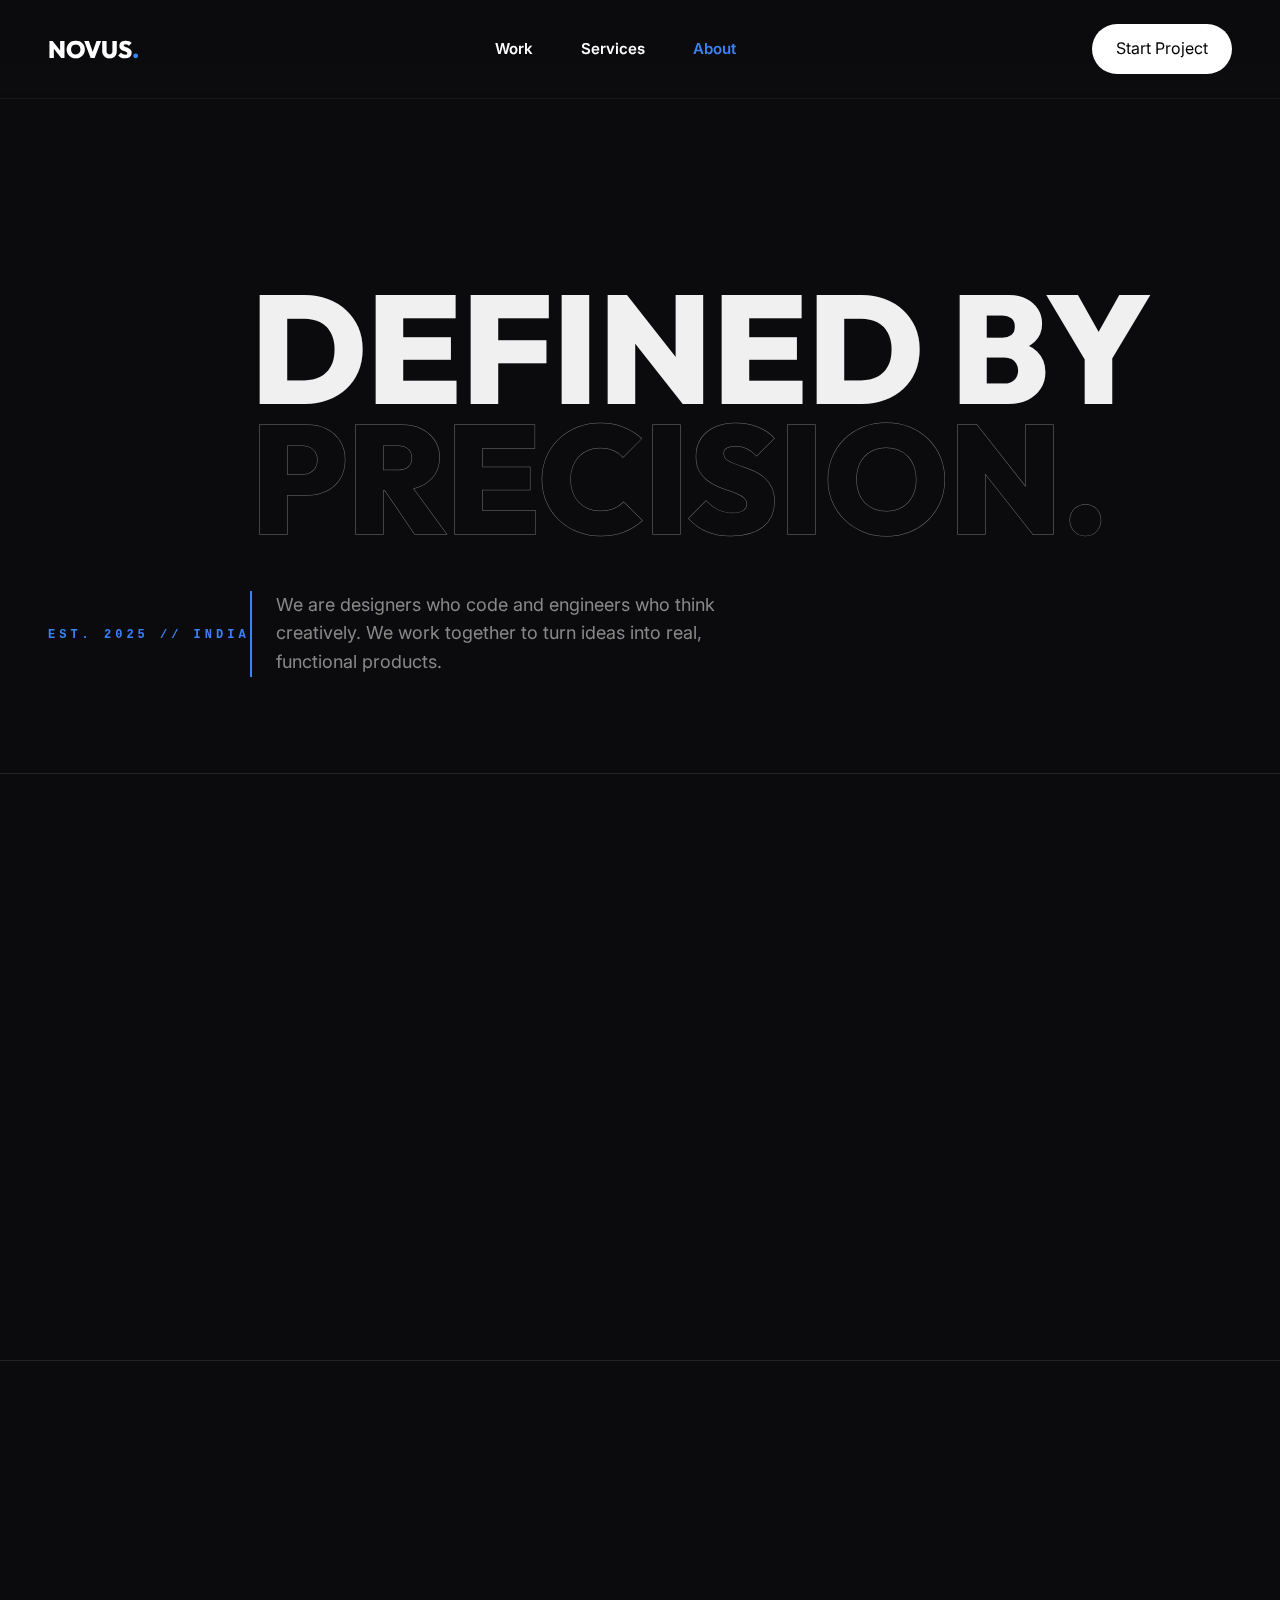
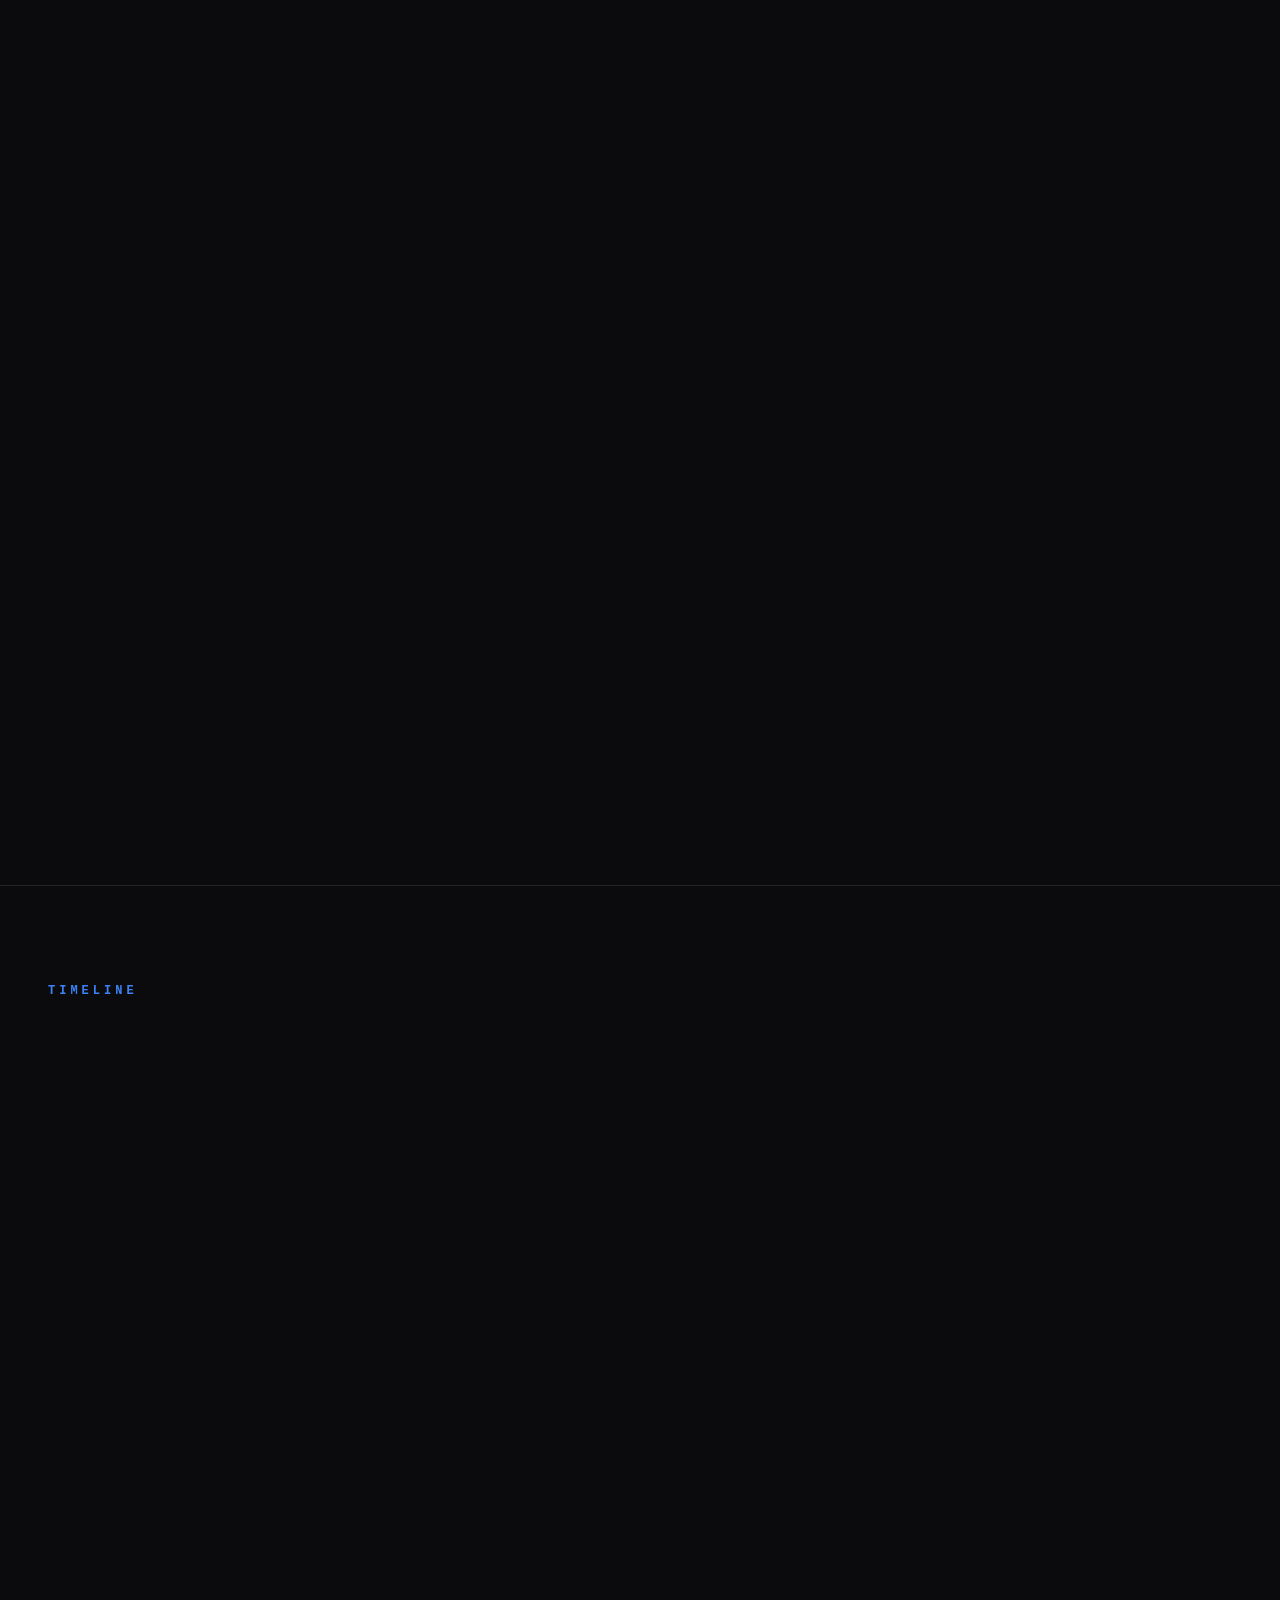
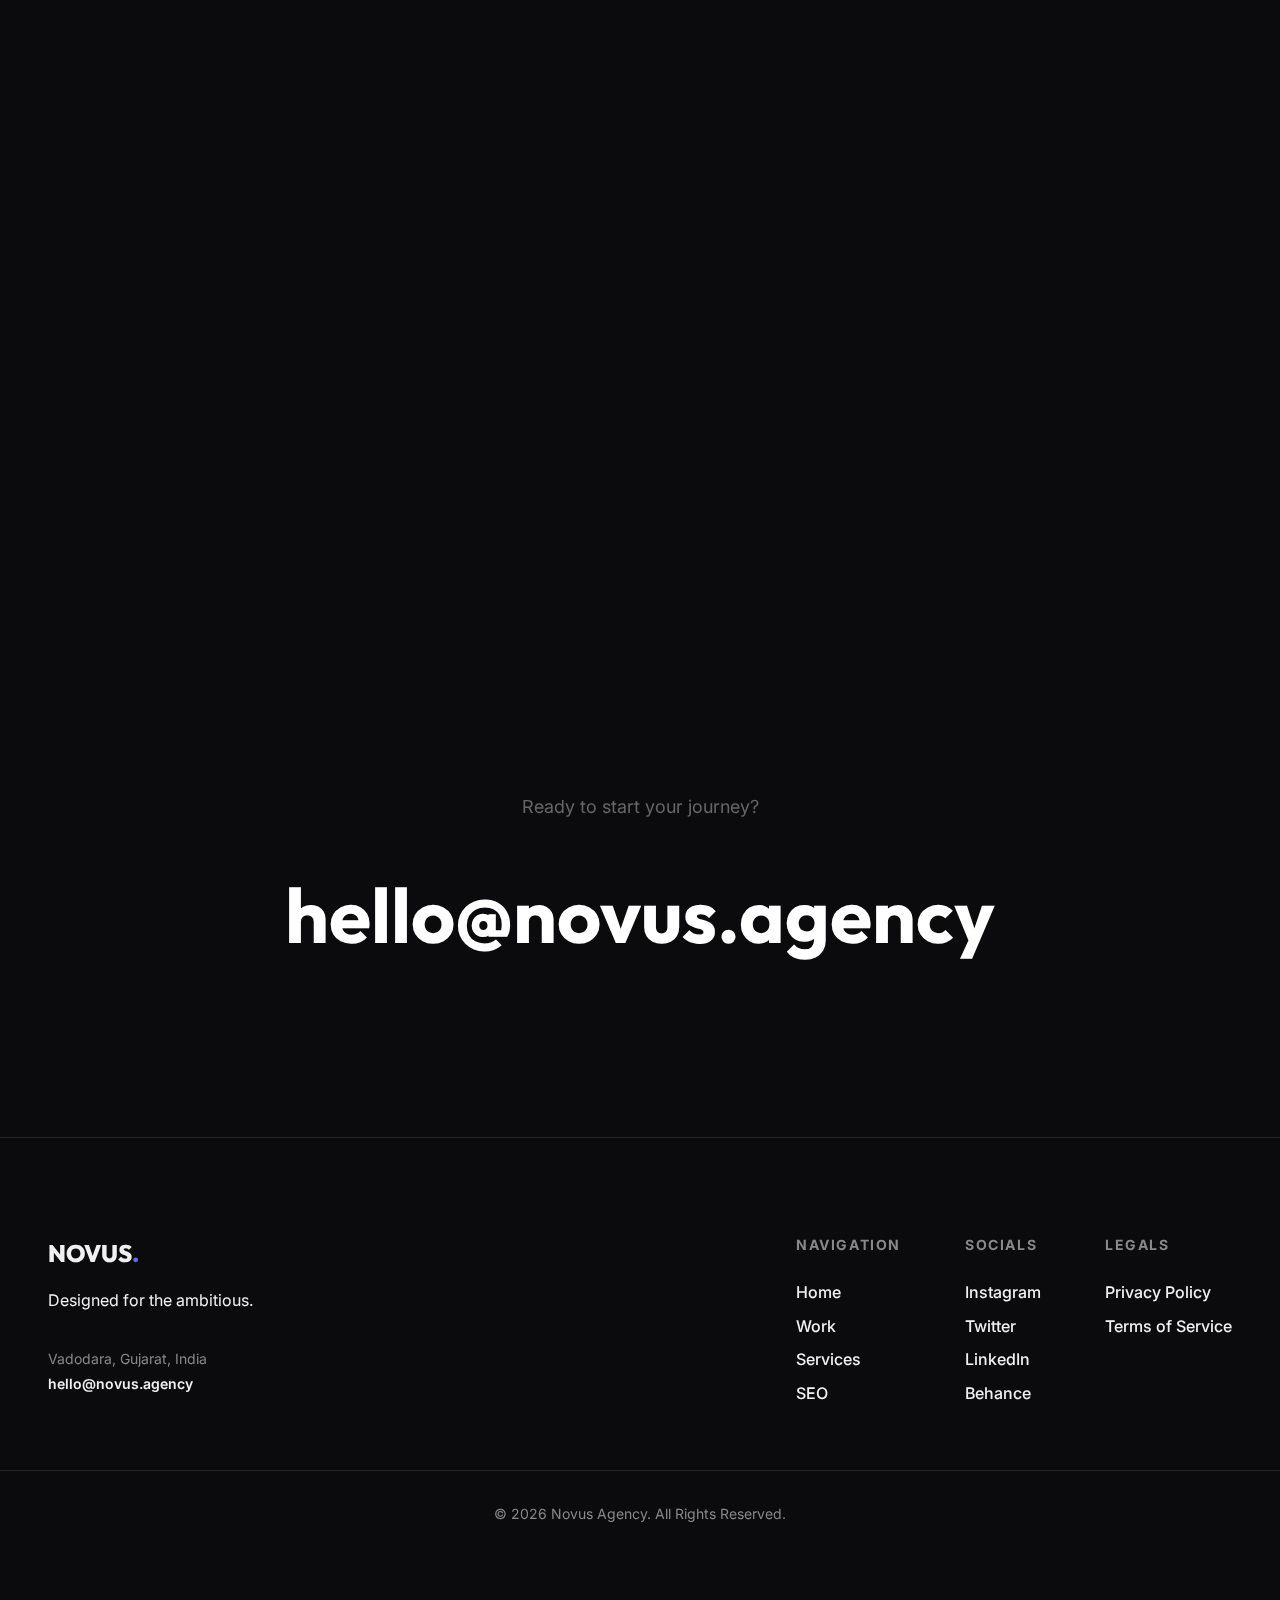
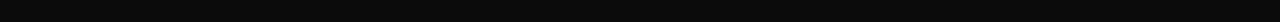
<file: Novus/about.html>
<!DOCTYPE html>
<html lang="en">

<head>
    <meta charset="UTF-8">
    <meta name="viewport" content="width=device-width, initial-scale=1.0">

    <!-- Primary Meta Tags -->
    <title>About Us | Novus - Designers Who Code & Engineers Who Think</title>
    <meta name="title" content="About Us | Novus - Designers Who Code & Engineers Who Think">
    <meta name="description"
        content="Explore Novus, a creative digital design and web development studio focused on performance, innovation, and modern UI/UX. Meet founder Kunal Nayak and see how we craft fast, scalable, high-impact websites.">
    <meta name="keywords"
        content="about novus agency, kunal nayak, web design story, digital architecture, creative engineering india, web development timeline">
    <meta name="author" content="Novus Agency">
    <meta name="robots" content="index, follow">
    <link rel="canonical" href="https://novus.agency/about.html">

    <!-- Open Graph / Facebook -->
    <meta property="og:type" content="website">
    <meta property="og:url" content="https://novus.agency/about.html">
    <meta property="og:title" content="About Novus | Defined by Precision">
    <meta property="og:description"
        content="Explore the philosophy and people behind Novus — a design driven studio uniting modern UI/UX design with advanced web engineering.">
    <meta property="og:image" content="https://novus.agency/assets/og-about.png">

    <link rel="preconnect" href="https://fonts.googleapis.com">
    <link rel="preconnect" href="https://fonts.gstatic.com" crossorigin>
    <link
        href="https://fonts.googleapis.com/css2?family=Inter:wght@300;400;500;600&family=Outfit:wght@400;500;700;800&display=swap"
        rel="stylesheet">
    <link rel="stylesheet" href="style.css">
</head>

<body class="about-page">
    <script>document.body.classList.add('js-enabled');</script>

    <!-- Structural Grid -->
    <div class="blueprint-grid"></div>

    <!-- Cursor -->


    <header class="navbar" style="background: transparent; border-color: rgba(255,255,255,0.05);">
        <div class="container navbar-container">
            <a href="index.html" class="logo" style="color: white;">NOVUS<span class="dot"
                    style="color: #3b82f6;">.</span></a>
            <nav class="nav-links">
                <a href="work.html" class="nav-link" data-text="Work" style="color: white;">Work</a>
                <a href="services.html" class="nav-link" data-text="Services" style="color: white;">Services</a>
                <a href="about.html" class="nav-link" data-text="About" style="color: #3b82f6;">About</a>
            </nav>
            <div class="nav-actions">
                <a href="contact.html" class="cta-button magnet-target" style="background: white; color: black;">
                    <span class="btn-text">Start Project</span>
                </a>
                <button class="menu-toggle" aria-label="Toggle Menu">
                    <span class="hamburger"></span>
                </button>
            </div>
        </div>
    </header>

    <main>
        <!-- Hero -->
        <section class="container about-hero">
            <div class="hero-label">Est. 2025 // India</div>
            <div class="about-title-wrapper">
                <h1 class="about-title reveal-text">
                    Defined by <br>
                    <span class="stroked">Precision.</span>
                </h1>
                <p class="about-subtitle reveal-text delay-1">
                    We are designers who code and engineers who think creatively. We work together to turn ideas into
                    real, functional products.
                </p>
            </div>
        </section>

        <!-- Manifesto -->
        <section class="container manifesto">
            <p class="manifesto-text reveal-on-scroll">
                In an era of templates, <span>we choose to build.</span><br>
                In a world of noise, <span>we design silence.</span><br>
                We believe that <span>digital interaction</span> <br>
                should be as <span>intuitive as gravity.</span>
            </p>
        </section>

        <!-- Team Section - Solo Architect -->
        <section class="container team-section">
            <div class="team-header reveal-on-scroll">The Creator</div>

            <div class="solo-architect-card reveal-on-scroll">
                <div class="architect-image-box">
                    <img src="assets/TEAM/my_photo.png" alt="Kunal Nayak">
                </div>
                <div class="architect-details">
                    <span class="member-role-large">Founder & Creative Director</span>
                    <h2 class="member-name-large">Kunal Nayak</h2>
                    <p class="member-bio">
                        Web developer and designer focused on building clean, functional, and user-friendly software.
                        Handling both design and development to ensure everything works seamlessly from
                        concept to launch.
                    </p>
                </div>
            </div>
        </section>

        <!-- Timeline -->
        <section class="container timeline-section">
            <div class="section-header">
                <span class="hero-label"
                    style="position: static; transform: none; display: block; margin-bottom: 32px;">Timeline</span>
            </div>

            <div class="timeline reveal-on-scroll">
                <div class="timeline-year">2017</div>
                <div class="timeline-content">
                    <h3>The Inception</h3>
                    <p>Started as a part-time creator with a single laptop and a focus on doing better than “good
                        enough.”</p>
                </div>
            </div>

            <div class="timeline reveal-on-scroll">
                <div class="timeline-year">2022</div>
                <div class="timeline-content">
                    <h3>Next Level</h3>
                    <p>Shifted focus toward developing more advanced, high-performance websites and refining technical
                        standards.</p>
                </div>
            </div>

            <div class="timeline reveal-on-scroll">
                <div class="timeline-year">2025</div>
                <div class="timeline-content">
                    <h3>Novus Lab</h3>
                    <p>Launched our internal R&D division dedicated to WebGL, AR, and immersive web experiences.</p>
                </div>
            </div>
        </section>

        <!-- Minimal Contact -->
        <section class="container" style="padding: 160px 0; text-align: center;">
            <p style="font-size: 18px; color: #666666; margin-bottom: 32px;">Ready to start your journey?</p>
            <a href="mailto:hello@novus.agency" class="contact-email"
                style="text-decoration: none; color: white; display: inline-block; transition: transform 0.3s;"
                onmouseover="this.style.transform='scale(1.05)'" onmouseout="this.style.transform='scale(1)'">
                hello@novus.agency
            </a>
        </section>

    </main>

    <div id="footer-placeholder"></div>


    <script src="modal.js"></script>
    <script src="script.js"></script>
    <script>
        // Custom Script for Team Preview - Removed as it's no longer needed for solo architect
    </script>
</body>

</html>
</file>
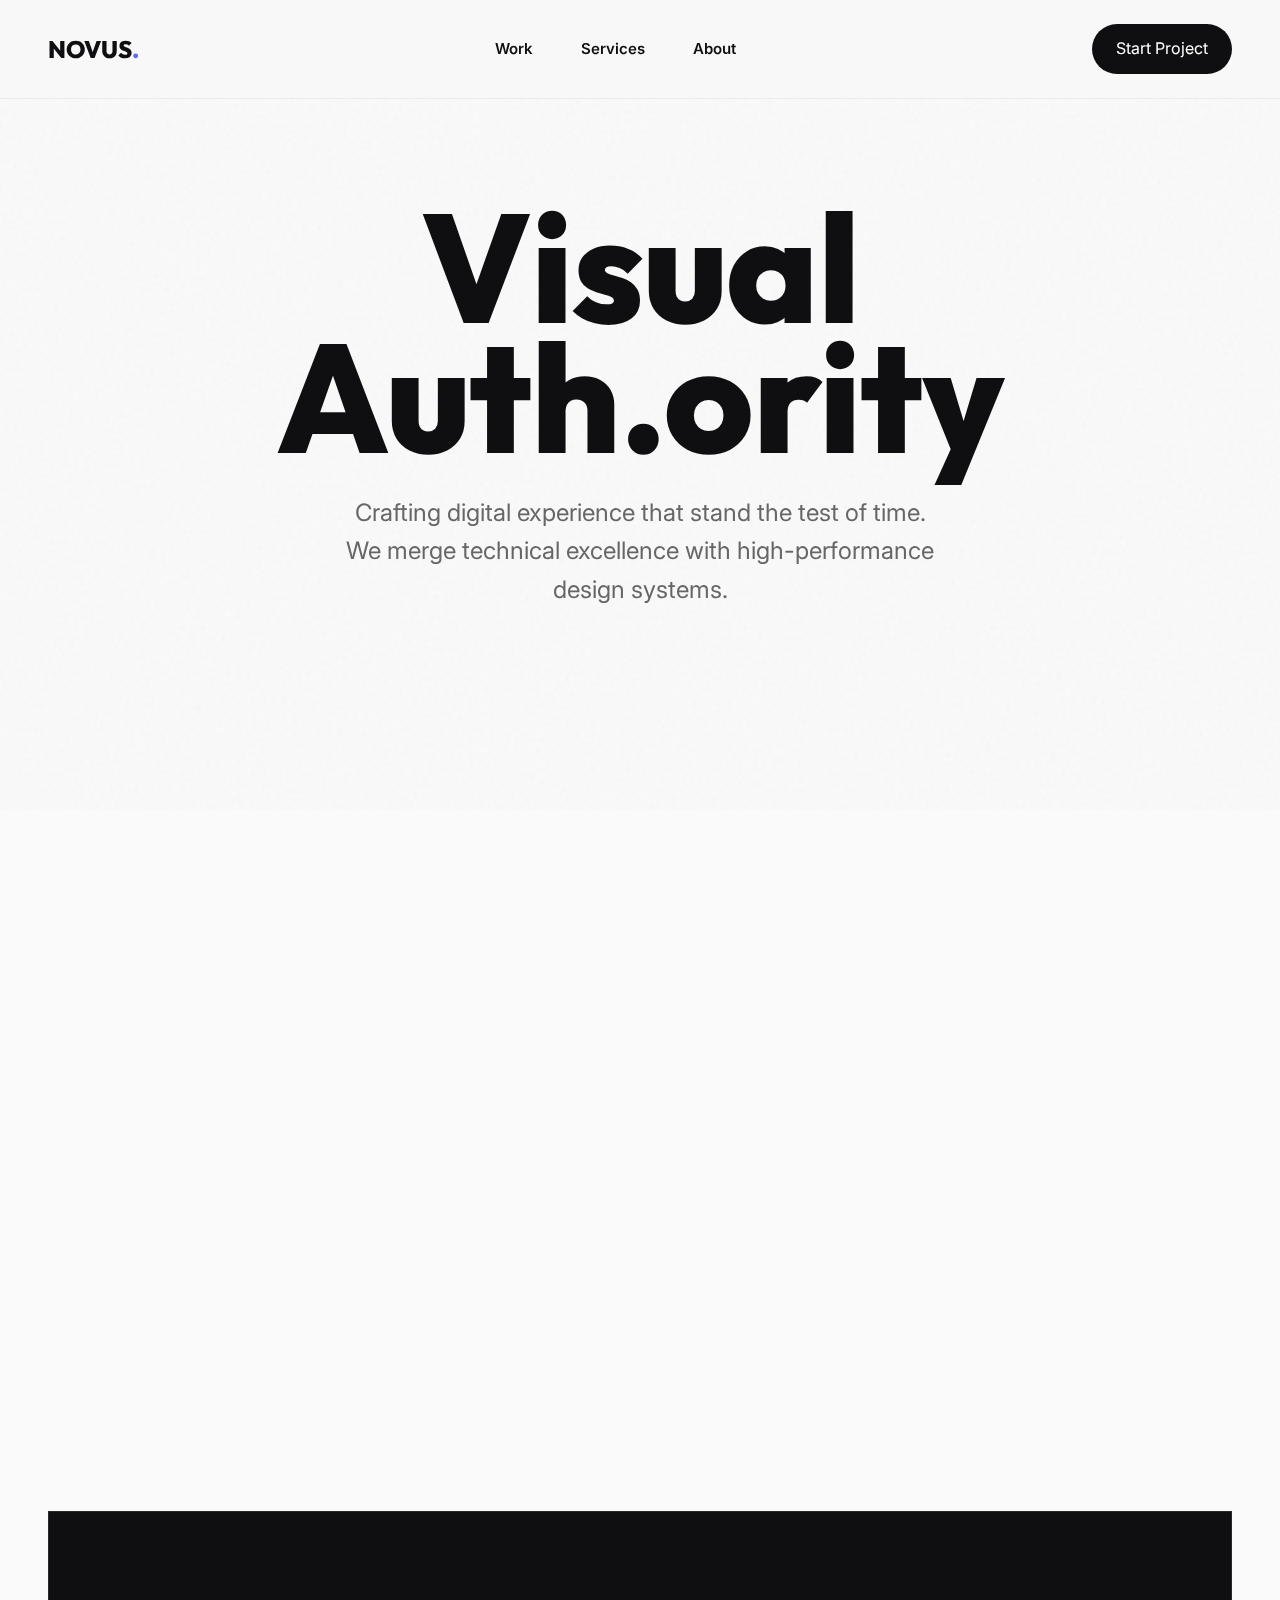
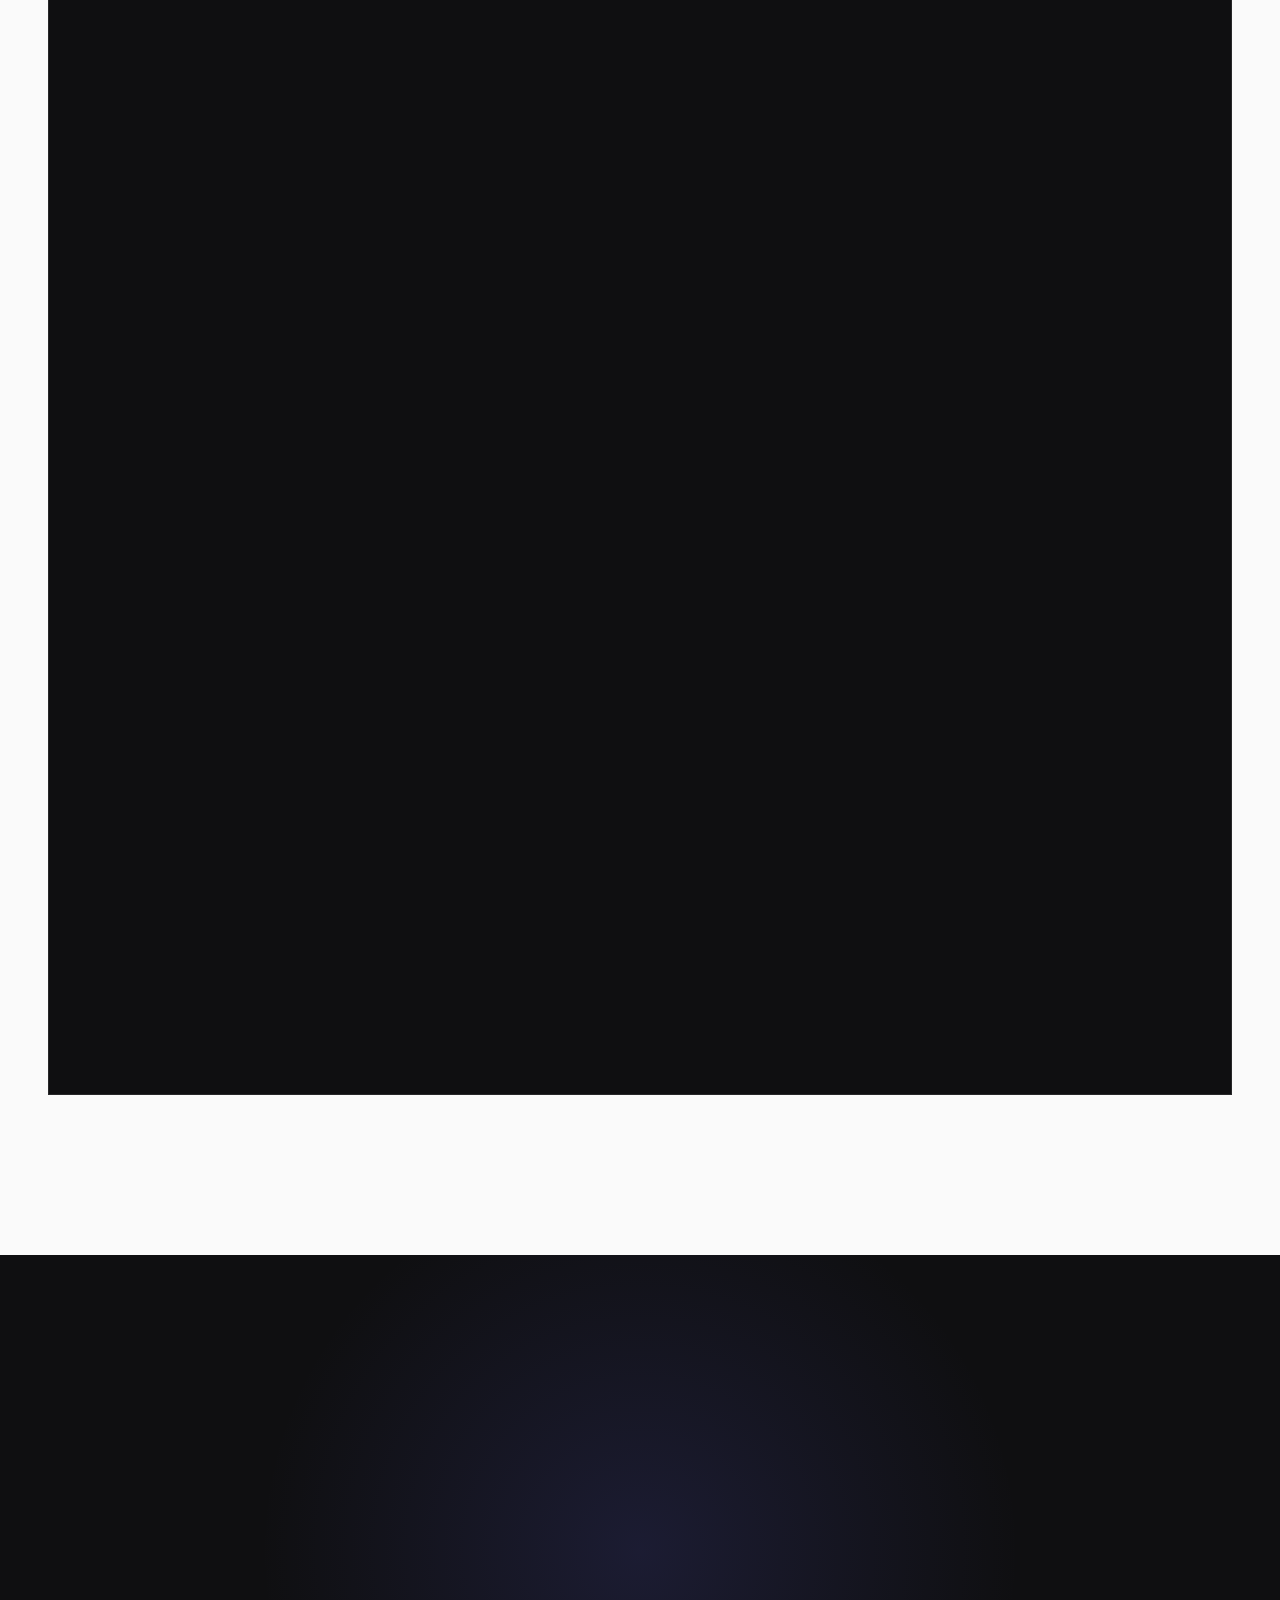
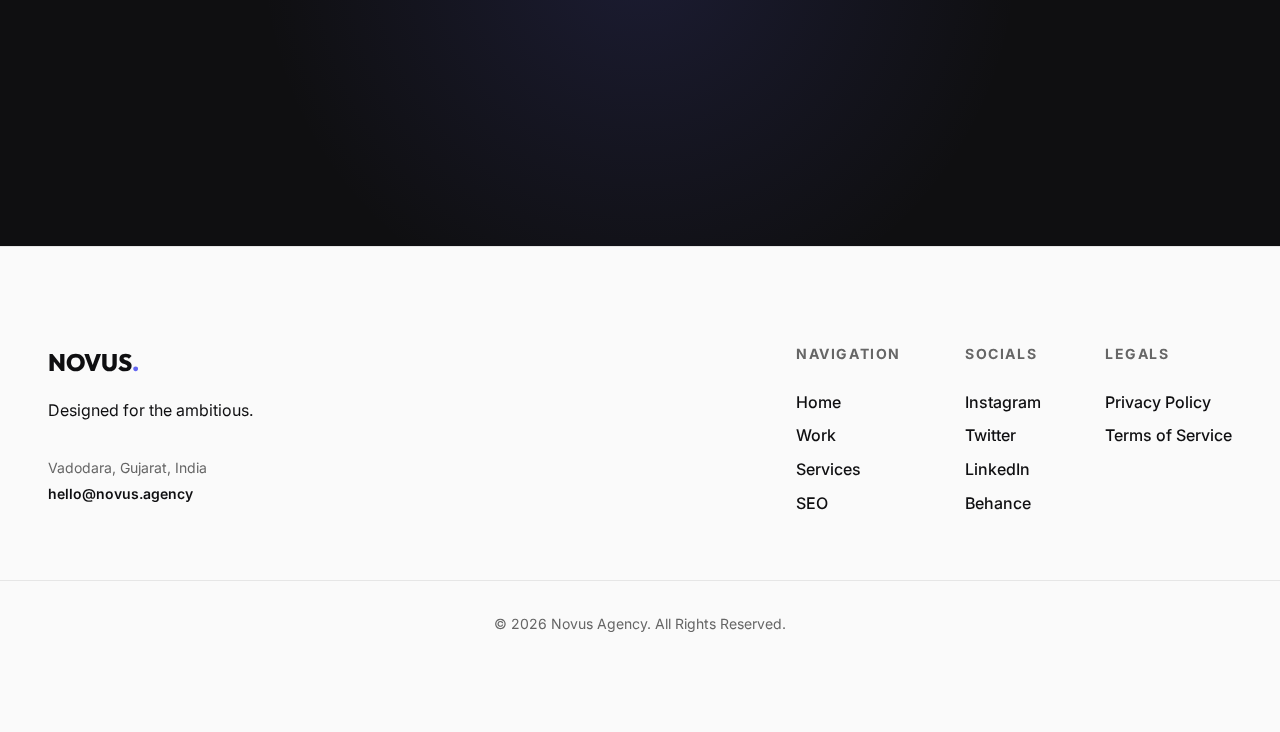
<file: Novus/brand-identity.html>
<!DOCTYPE html>
<html lang="en">

<head>
    <meta charset="UTF-8">
    <meta name="viewport" content="width=device-width, initial-scale=1.0">

    <!-- Primary Meta Tags -->
    <title>Brand Identity & Visual Design | Novus</title>
    <meta name="title" content="Brand Identity & Visual Design | Novus">
    <meta name="description"
        content="Building digital identities that stand the test of time. We combine technical excellence with high-performance design systems to create legendary brands.">
    <meta name="keywords"
        content="brand identity design, digital branding, website design, visual design systems, corporate identity, branding agency india, design engineering">
    <meta name="author" content="Novus Agency">
    <meta name="robots" content="index, follow">
    <link rel="canonical" href="https://novus.agency/brand-identity.html">

    <!-- Open Graph / Facebook -->
    <meta property="og:type" content="website">
    <meta property="og:url" content="https://novus.agency/brand-identity.html">
    <meta property="og:title" content="Brand Identity | Visual Authority by Novus">
    <meta property="og:description"
        content="Building digital identities through technical excellence and high-performance design.">
    <meta property="og:image" content="https://novus.agency/assets/og-brand.png">

    <link rel="preconnect" href="https://fonts.googleapis.com">
    <link rel="preconnect" href="https://fonts.gstatic.com" crossorigin>
    <link
        href="https://fonts.googleapis.com/css2?family=Inter:wght@400;500;600&family=Outfit:wght@500;700;800&display=swap"
        rel="stylesheet">
    <link rel="stylesheet" href="style.css">
</head>

<body>
    <script>document.body.classList.add('js-enabled');</script>

    <!-- Cursor -->


    <header class="navbar">
        <div class="container navbar-container">
            <a href="index.html" class="logo">NOVUS<span class="dot">.</span></a>
            <nav class="nav-links">
                <a href="work.html" class="nav-link" data-text="Work">Work</a>
                <a href="services.html" class="nav-link" data-text="Services">Services</a>
                <a href="about.html" class="nav-link" data-text="About">About</a>
            </nav>
            <div class="nav-actions">
                <a href="contact.html" class="cta-button magnet-target">
                    <span class="btn-text">Start Project</span>
                </a>
                <button class="menu-toggle" aria-label="Toggle Menu">
                    <span class="hamburger"></span>
                </button>
            </div>
        </div>
    </header>

    <main>
        <section class="brand-hero">
            <div class="container">
                <h1 class="brand-hero-title reveal-text">Visual<br>Auth.ority</h1>
                <p class="brand-subtitle reveal-text delay-1">
                    Crafting digital experience that stand the test of time. We merge technical excellence with
                    high-performance design systems.
                </p>
            </div>
        </section>

        <!-- Interactive Palette -->
        <div class="palette-strip reveal-on-scroll">
            <div class="swatch" style="background: #0f0f11;"><span>Logic // Foundation</span></div>
            <div class="swatch" style="background: #3b82f6;"><span>Performance // Clarity</span></div>
            <div class="swatch" style="background: #6366f1;"><span>Innovation // Tech</span></div>
            <div class="swatch" style="background: #a855f7;"><span>Experience // Magic</span></div>
            <div class="swatch" style="background: #fafafa;"><span>Scalability // Balance</span></div>
        </div>

        <section class="services">
            <div class="container">
                <div class="section-header">
                    <span class="section-label reveal-on-scroll">Process</span>
                    <h2 class="section-title reveal-on-scroll">Building<br>Legends</h2>
                </div>

                <div class="brand-grid">
                    <div class="brand-panel reveal-on-scroll">
                        <h3>Logic & Strategy</h3>
                        <div class="panel-graphic">
                            <svg viewBox="0 0 320 160" fill="none" xmlns="http://www.w3.org/2000/svg">
                                <!-- Grid base -->
                                <line x1="0" y1="80" x2="320" y2="80" stroke="currentColor" stroke-width="0.3"
                                    stroke-dasharray="2 6" class="dash-animate" />
                                <line x1="160" y1="0" x2="160" y2="160" stroke="currentColor" stroke-width="0.3"
                                    stroke-dasharray="2 6" />
                                <!-- Network nodes -->
                                <circle cx="80" cy="50" r="18" stroke="currentColor" stroke-width="0.8" />
                                <circle cx="160" cy="80" r="24" stroke="currentColor" stroke-width="1" />
                                <circle cx="240" cy="50" r="14" stroke="currentColor" stroke-width="0.8" />
                                <circle cx="200" cy="120" r="10" stroke="currentColor" stroke-width="0.6" />
                                <circle cx="100" cy="115" r="12" stroke="currentColor" stroke-width="0.6" />
                                <!-- Connections -->
                                <line x1="98" y1="50" x2="136" y2="80" stroke="currentColor" stroke-width="0.5" />
                                <line x1="184" y1="80" x2="226" y2="50" stroke="currentColor" stroke-width="0.5" />
                                <line x1="170" y1="102" x2="196" y2="114" stroke="currentColor" stroke-width="0.4" />
                                <line x1="148" y1="100" x2="110" y2="108" stroke="currentColor" stroke-width="0.4" />
                                <line x1="88" y1="66" x2="96" y2="104" stroke="currentColor" stroke-width="0.3"
                                    stroke-dasharray="2 3" />
                                <line x1="236" y1="64" x2="210" y2="112" stroke="currentColor" stroke-width="0.3"
                                    stroke-dasharray="2 3" />
                                <!-- Dots at nodes -->
                                <circle cx="80" cy="50" r="3" fill="currentColor" />
                                <circle cx="160" cy="80" r="4" fill="currentColor" />
                                <circle cx="240" cy="50" r="3" fill="currentColor" />
                                <circle cx="200" cy="120" r="2" fill="currentColor" />
                                <circle cx="100" cy="115" r="2" fill="currentColor" />
                            </svg>
                        </div>
                        <p>We define the technical architecture before the first line of code. We align every decision
                            with real customer needs and long-term growth.</p>
                    </div>

                    <div class="brand-panel reveal-on-scroll delay-1">
                        <h3>Design Engineering</h3>
                        <div class="panel-graphic">
                            <svg viewBox="0 0 320 160" fill="none" xmlns="http://www.w3.org/2000/svg">
                                <!-- Blueprint grid -->
                                <rect x="80" y="24" width="160" height="112" stroke="currentColor" stroke-width="0.8" />
                                <rect x="100" y="40" width="120" height="80" stroke="currentColor" stroke-width="0.4"
                                    stroke-dasharray="4 4" class="dash-animate" />
                                <!-- Golden ratio spiral hint -->
                                <path d="M100 120 Q 100 40, 220 40" stroke="currentColor" stroke-width="0.6" />
                                <path d="M140 120 Q 140 60, 220 60" stroke="currentColor" stroke-width="0.4"
                                    opacity="0.5" />
                                <path d="M170 120 Q 170 75, 220 75" stroke="currentColor" stroke-width="0.3"
                                    opacity="0.3" />
                                <!-- Measure lines -->
                                <line x1="60" y1="24" x2="60" y2="136" stroke="currentColor" stroke-width="0.4" />
                                <line x1="56" y1="24" x2="64" y2="24" stroke="currentColor" stroke-width="0.4" />
                                <line x1="56" y1="136" x2="64" y2="136" stroke="currentColor" stroke-width="0.4" />
                                <line x1="80" y1="148" x2="240" y2="148" stroke="currentColor" stroke-width="0.4" />
                                <line x1="80" y1="144" x2="80" y2="152" stroke="currentColor" stroke-width="0.4" />
                                <line x1="240" y1="144" x2="240" y2="152" stroke="currentColor" stroke-width="0.4" />
                                <!-- Diagonal cross -->
                                <line x1="80" y1="24" x2="240" y2="136" stroke="currentColor" stroke-width="0.2"
                                    opacity="0.3" />
                                <line x1="240" y1="24" x2="80" y2="136" stroke="currentColor" stroke-width="0.2"
                                    opacity="0.3" />

                            </svg>
                        </div>
                        <p>We translate visual concepts into robust, interactive systems. We merge aesthetic precision
                            with functional code.</p>
                    </div>

                    <div class="brand-panel reveal-on-scroll delay-2">
                        <h3>Performance Core</h3>
                        <div class="panel-graphic">
                            <svg viewBox="0 0 320 160" fill="none" xmlns="http://www.w3.org/2000/svg">
                                <!-- Baseline -->
                                <line x1="20" y1="130" x2="300" y2="130" stroke="currentColor" stroke-width="0.3" />
                                <!-- Bar chart / metrics -->
                                <rect x="40" y="90" width="20" height="40" fill="currentColor" opacity="0.08" />
                                <rect x="80" y="70" width="20" height="60" fill="currentColor" opacity="0.12" />
                                <rect x="120" y="50" width="20" height="80" fill="currentColor" opacity="0.18" />
                                <rect x="160" y="35" width="20" height="95" fill="currentColor" opacity="0.25" />
                                <rect x="200" y="24" width="20" height="106" fill="currentColor" opacity="0.35" />
                                <rect x="240" y="18" width="20" height="112" fill="currentColor" opacity="0.5" />
                                <!-- Trend line -->
                                <path d="M50 90 L90 70 L130 50 L170 35 L210 24 L250 18" stroke="currentColor"
                                    stroke-width="1.2" stroke-linecap="round" stroke-linejoin="round" />
                                <!-- Peak indicator -->
                                <circle cx="250" cy="18" r="4" stroke="currentColor" stroke-width="1" />

                                <!-- Speed labels -->
                                <line x1="250" y1="18" x2="290" y2="18" stroke="currentColor" stroke-width="0.4"
                                    stroke-dasharray="2 2" />
                            </svg>
                        </div>
                        <p>We optimize for speed, SEO, and accessibility. We build high-performance web ecosystems that
                            load in milliseconds.</p>
                    </div>

                    <div class="brand-panel reveal-on-scroll delay-3">
                        <h3>Scale & Launch</h3>
                        <div class="panel-graphic">
                            <svg viewBox="0 0 320 160" fill="none" xmlns="http://www.w3.org/2000/svg">
                                <!-- Concentric rings -->
                                <circle cx="160" cy="80" r="70" stroke="currentColor" stroke-width="0.3" />
                                <circle cx="160" cy="80" r="50" stroke="currentColor" stroke-width="0.5"
                                    stroke-dasharray="3 5" class="dash-animate" />
                                <circle cx="160" cy="80" r="30" stroke="currentColor" stroke-width="0.8" />
                                <circle cx="160" cy="80" r="10" fill="currentColor" opacity="0.15" />
                                <!-- Launch trajectory -->
                                <path d="M160 80 L160 16" stroke="currentColor" stroke-width="1.5"
                                    stroke-linecap="round" />
                                <path d="M160 16 L150 30 M160 16 L170 30" stroke="currentColor" stroke-width="1.2"
                                    stroke-linecap="round" />
                                <!-- Orbit satellites -->
                                <circle cx="230" cy="80" r="4" stroke="currentColor" stroke-width="0.6" />
                                <circle cx="230" cy="80" r="1.5" fill="currentColor" />
                                <circle cx="120" cy="35" r="3" stroke="currentColor" stroke-width="0.6" />
                                <circle cx="120" cy="35" r="1.2" fill="currentColor" />
                                <circle cx="200" cy="130" r="3.5" stroke="currentColor" stroke-width="0.6" />
                                <circle cx="200" cy="130" r="1.2" fill="currentColor" />
                                <!-- Connecting dashes -->
                                <line x1="190" y1="80" x2="226" y2="80" stroke="currentColor" stroke-width="0.3"
                                    stroke-dasharray="2 2" />
                                <line x1="145" y1="55" x2="122" y2="37" stroke="currentColor" stroke-width="0.3"
                                    stroke-dasharray="2 2" />
                                <line x1="175" y1="105" x2="197" y2="127" stroke="currentColor" stroke-width="0.3"
                                    stroke-dasharray="2 2" />
                                <!-- Pulse at center -->
                                <circle cx="160" cy="80" r="3" fill="currentColor" />
                            </svg>
                        </div>
                        <p>We future-proof your digital presence with scalable infrastructure and continuous deployment
                            support.</p>
                    </div>
                </div>
            </div>
        </section>

        <section id="contact" class="contact">
            <div class="container">
                <div class="contact-wrapper reveal-on-scroll">
                    <div class="contact-content">
                        <h2>Ready to Disrupt?</h2>
                        <p>Let's create something that defines your industry.</p>
                        <a href="mailto:hello@novus.agency" class="btn btn-primary btn-large magnet-target">
                            <span class="btn-text">Start a Conversation</span>
                            <div class="btn-fill"></div>
                        </a>
                    </div>
                </div>
            </div>
        </section>
    </main>

    <div id="footer-placeholder"></div>


    <script src="modal.js"></script>
    <script src="script.js"></script>
</body>

</html>
</file>
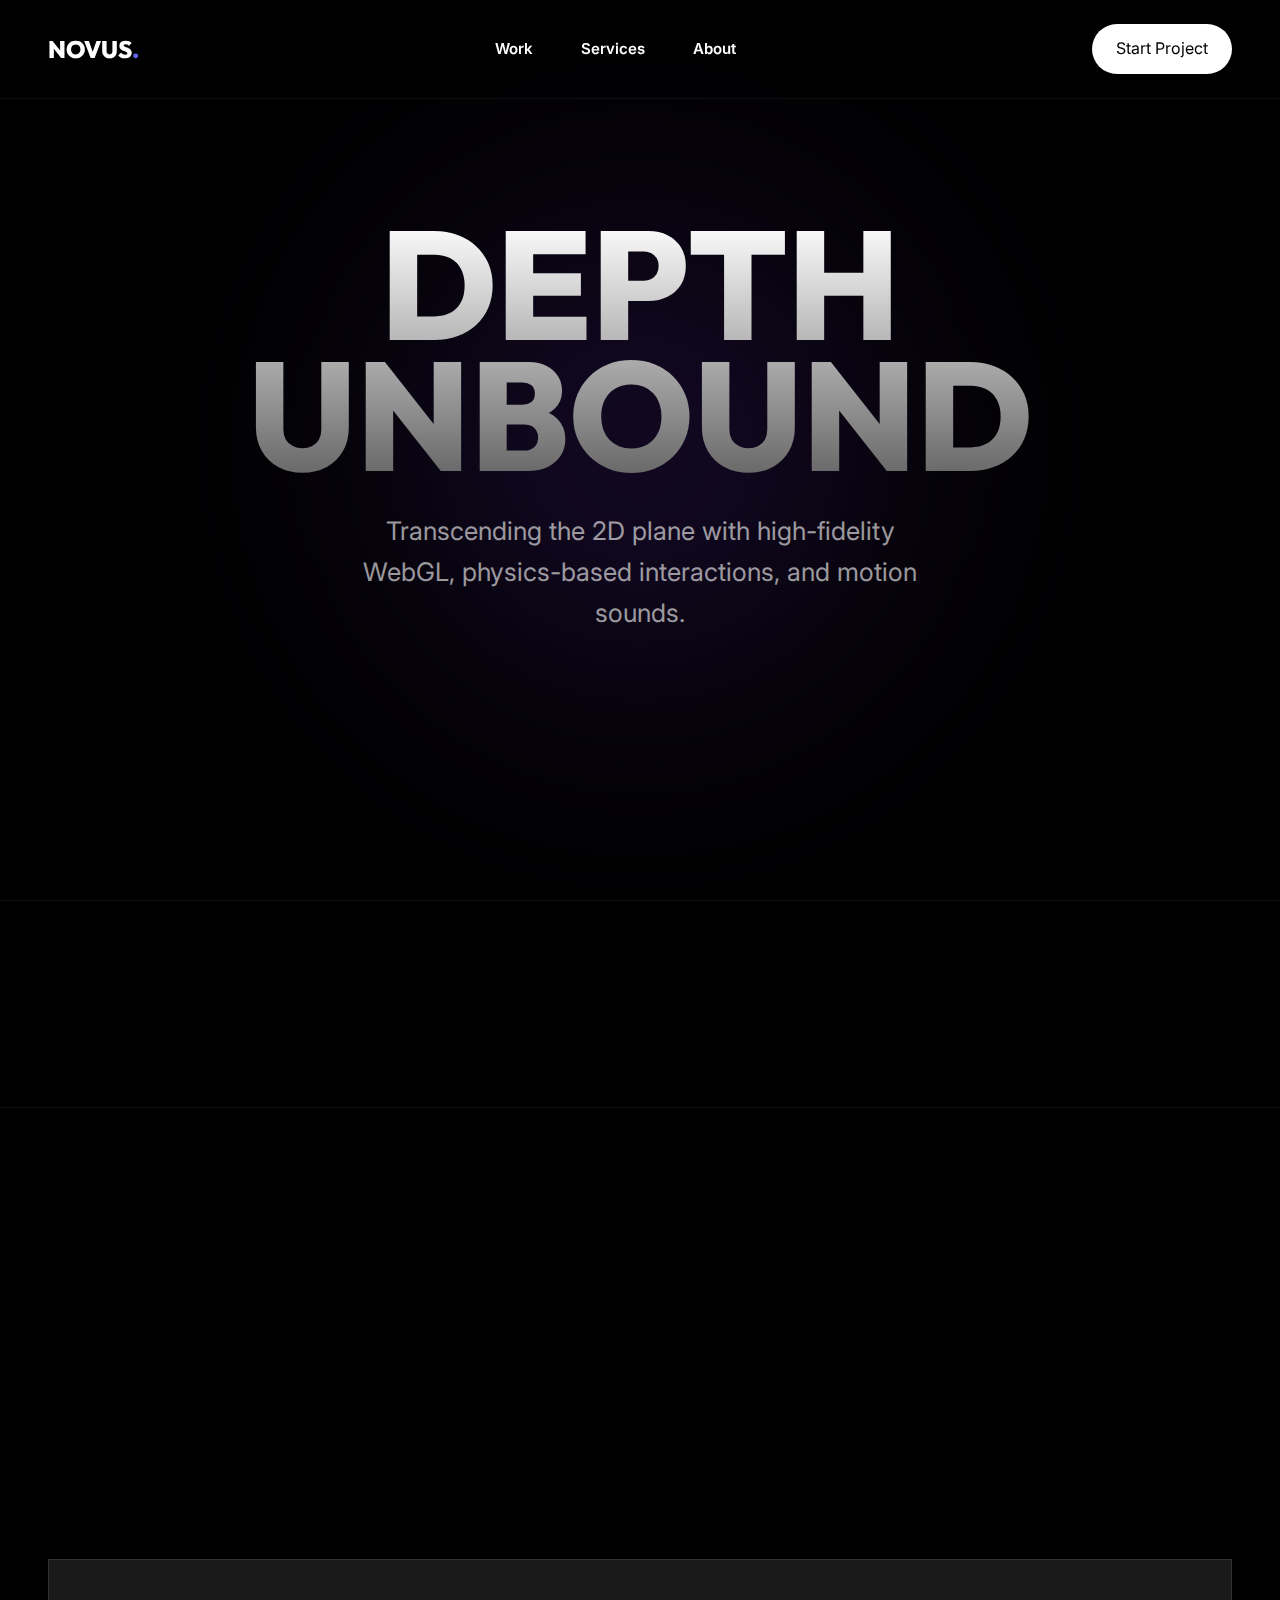
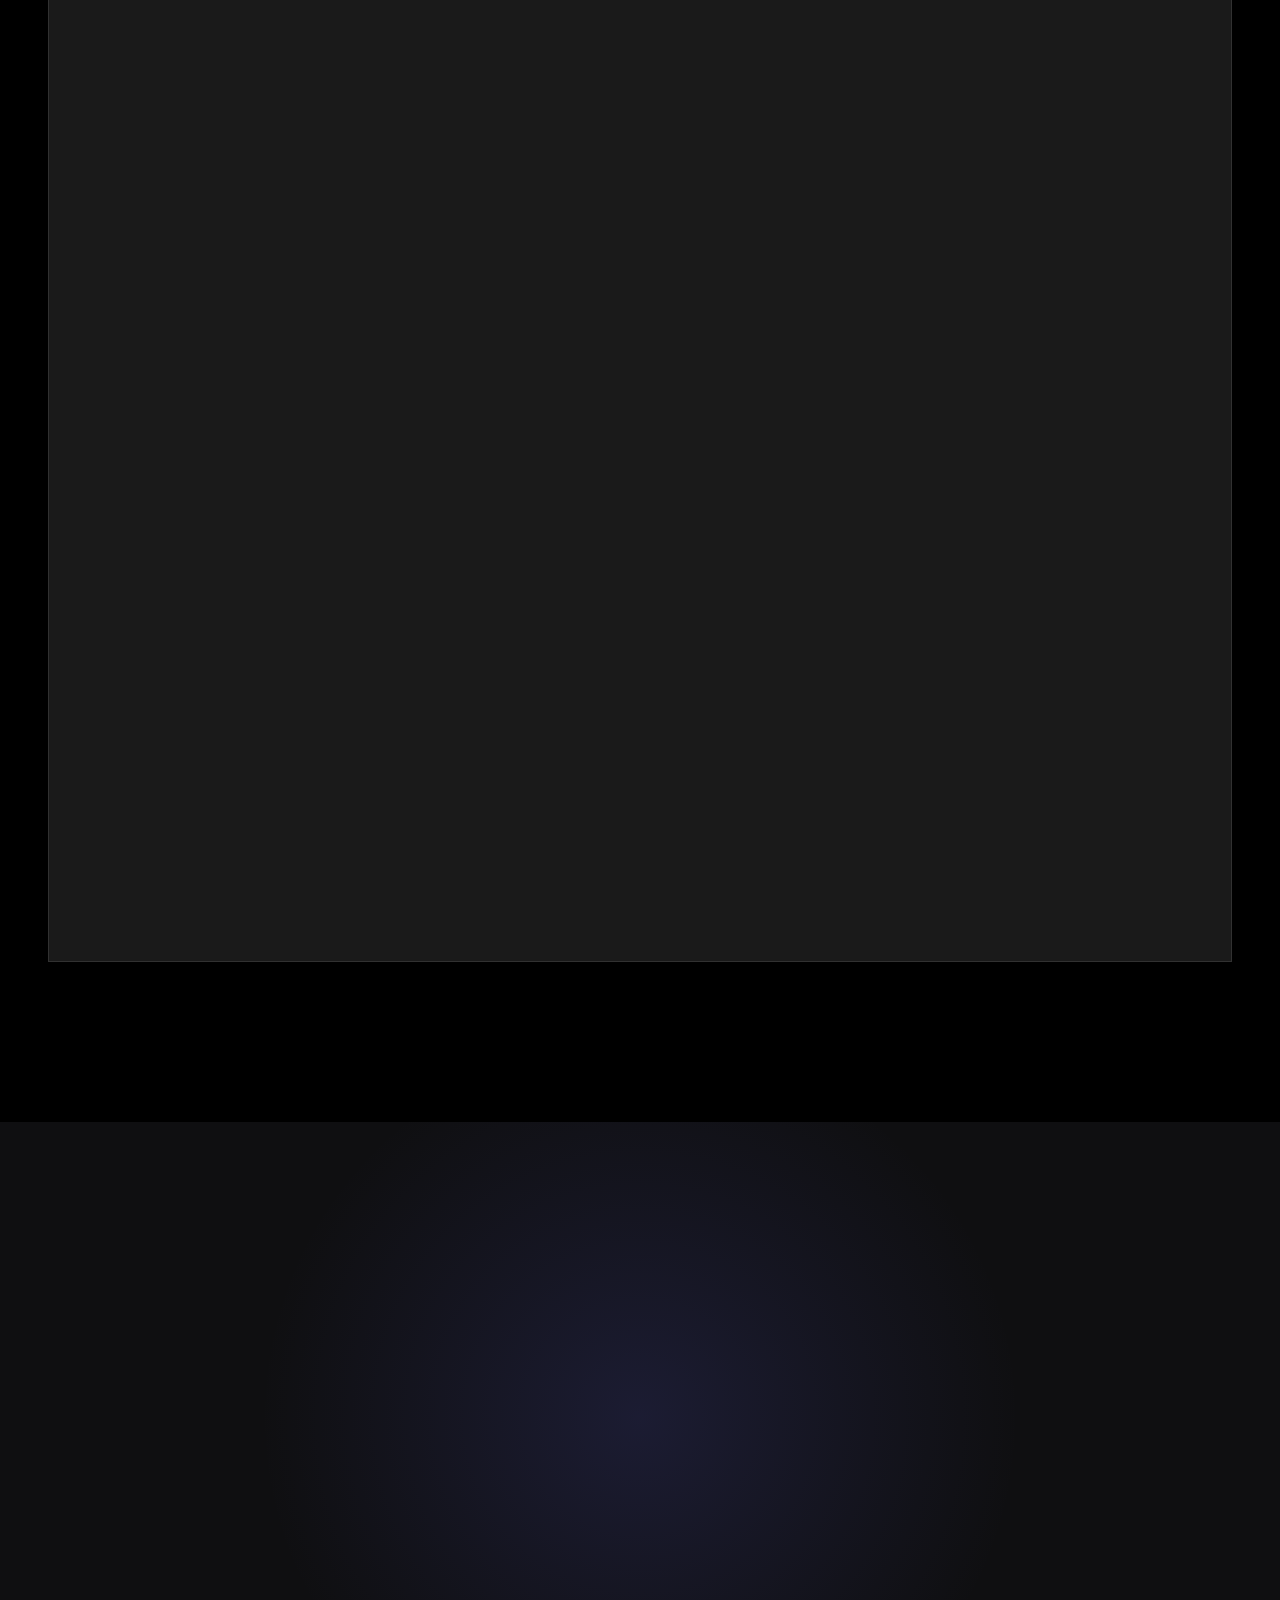
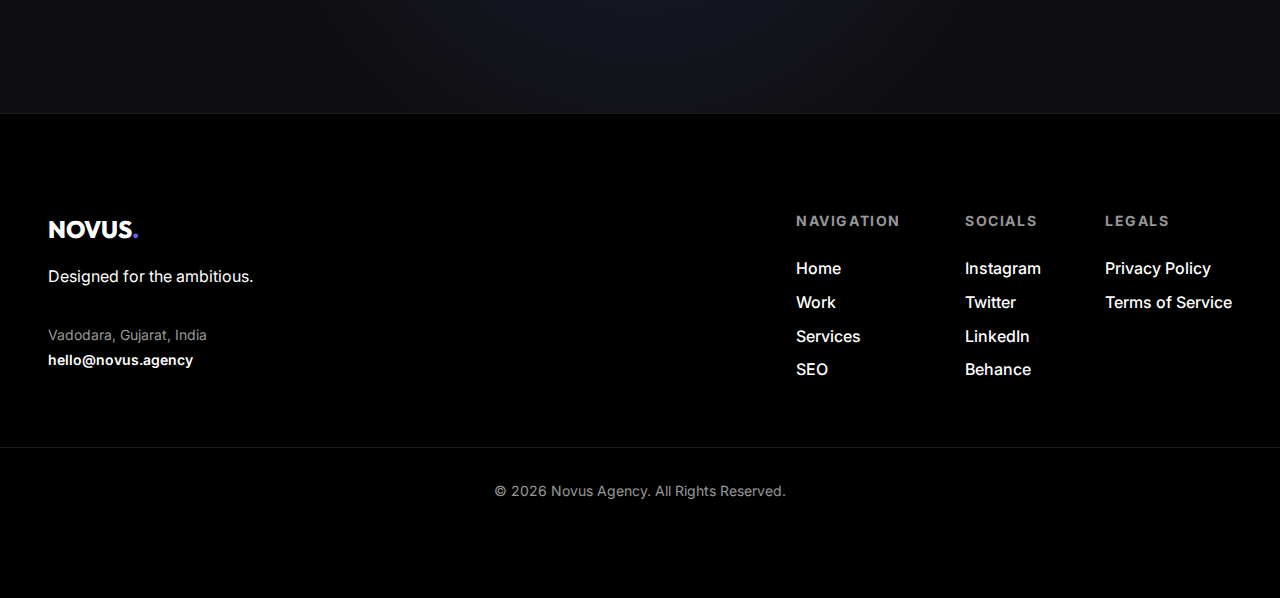
<file: Novus/immersive-web.html>
<!DOCTYPE html>
<html lang="en">

<head>
    <meta charset="UTF-8">
    <meta name="viewport" content="width=device-width, initial-scale=1.0">

    <!-- Primary Meta Tags -->
    <title>Immersive Web Experiences | Novus</title>
    <meta name="title" content="Immersive Web Experiences | Novus">
    <meta name="description"
        content="Pushing the boundaries of the 2D web. Expertise in high-fidelity WebGL, Three.js, custom GLSL shaders, and interactive physics-based digital experiences.">
    <meta name="keywords"
        content="immersive web design, WebGL agency, Three.js development, 3D websites, creative coding, interactive web experiences, GLSL shaders">
    <meta name="author" content="Novus Agency">
    <meta name="robots" content="index, follow">
    <link rel="canonical" href="https://novus.agency/immersive-web.html">

    <!-- Open Graph / Facebook -->
    <meta property="og:type" content="website">
    <meta property="og:url" content="https://novus.agency/immersive-web.html">
    <meta property="og:title" content="Immersive Web | Depth Unbound by Novus">
    <meta property="og:description"
        content="Transcending the 2D plane with high-fidelity WebGL and physics-based interactions.">
    <meta property="og:image" content="https://novus.agency/assets/og-immersive.png">

    <link rel="preconnect" href="https://fonts.googleapis.com">
    <link rel="preconnect" href="https://fonts.gstatic.com" crossorigin>
    <link
        href="https://fonts.googleapis.com/css2?family=Inter:wght@400;500;600&family=Outfit:wght@500;700;800&display=swap"
        rel="stylesheet">
    <link rel="stylesheet" href="style.css">
</head>

<body class="immersive-page">
    <script>document.body.classList.add('js-enabled');</script>

    <!-- Cursor -->


    <header class="navbar">
        <div class="container navbar-container">
            <a href="index.html" class="logo">NOVUS<span class="dot">.</span></a>
            <nav class="nav-links">
                <a href="work.html" class="nav-link" data-text="Work">Work</a>
                <a href="services.html" class="nav-link" data-text="Services">Services</a>
                <a href="about.html" class="nav-link" data-text="About">About</a>
                <a href="contact.html" class="nav-link mobile-cta" data-text="Start Project">Start Project</a>
            </nav>
            <div class="nav-actions">
                <a href="contact.html" class="cta-button magnet-target">
                    <span class="btn-text">Start Project</span>
                </a>
                <button class="menu-toggle" aria-label="Toggle Menu">
                    <span class="hamburger"></span>
                </button>
            </div>
        </div>
    </header>

    <main>
        <section class="immersive-hero">
            <div class="immersive-bg"></div>
            <div class="container">
                <h1 class="immersive-title reveal-text">Depth<br>Unbound</h1>
                <p class="immersive-subtitle reveal-text delay-1">
                    Transcending the 2D plane with high-fidelity WebGL, physics-based interactions, and motion sounds.
                </p>
            </div>
        </section>

        <!-- Stat Strip -->
        <div class="stat-strip">
            <div class="container">
                <div class="stat-grid-v2">
                    <div class="stat-item-v2 reveal-on-scroll">
                        <span class="stat-num-v2">120Hz</span>
                        <span class="stat-label-v2">Ultra-Fluid Motion</span>
                    </div>
                    <div class="stat-item-v2 reveal-on-scroll delay-1">
                        <span class="stat-num-v2">PBR</span>
                        <span class="stat-label-v2">Physics Based Rendering</span>
                    </div>
                    <div class="stat-item-v2 reveal-on-scroll delay-2">
                        <span class="stat-num-v2">8ms</span>
                        <span class="stat-label-v2">Lower-Latency Rates</span>
                    </div>
                    <div class="stat-item-v2 reveal-on-scroll delay-3">
                        <span class="stat-num-v2">50+</span>
                        <span class="stat-label-v2">Geometries</span>
                    </div>
                </div>
            </div>
        </div>

        <section class="services">
            <div class="container">
                <div class="section-header">
                    <span class="section-label reveal-on-scroll">The Stack</span>
                    <h2 class="section-title reveal-on-scroll">Engineering<br>Immersion</h2>
                </div>

                <div class="grid-showcase">

                    <div class="feature-panel reveal-on-scroll delay-1">
                        <div class="feature-visual"></div>
                        <h3>Shader Artistry</h3>
                        <p>Custom GLSL shaders for fluid simulations, light refraction, and procedural generation.</p>
                    </div>

                    <div class="feature-panel reveal-on-scroll delay-2">
                        <div class="feature-visual"></div>
                        <h3>Performance First</h3>
                        <p>Optimized geometry and instancing to maintain fluid frame rates even on mobile devices.</p>
                    </div>

                    <div class="feature-panel reveal-on-scroll delay-3">
                        <div class="feature-visual"></div>
                        <h3>Interactive Physics</h3>
                        <p>Real-time collision detection and gravity simulations that respond to user input.</p>
                    </div>

                    <div class="feature-panel reveal-on-scroll">
                        <div class="feature-visual"></div>
                        <h3>Motion Sounds</h3>
                        <p>Interactive motion sounds that turn simple clicks, scrolls, and drags into tactile digital
                            experiences.</p>
                    </div>

                </div>
            </div>
        </section>

        <section id="contact" class="contact">
            <div class="container">
                <div class="contact-wrapper reveal-on-scroll">
                    <div class="contact-content">
                        <h2>Ready to Disrupt?</h2>
                        <p>Let's create something that defines your industry.</p>
                        <a href="mailto:hello@novus.agency" class="btn btn-primary btn-large magnet-target">
                            <span class="btn-text">Start a Conversation</span>
                            <div class="btn-fill"></div>
                        </a>
                    </div>
                </div>
            </div>
        </section>
    </main>

    <div id="footer-placeholder"></div>


    <script src="modal.js"></script>
    <script src="script.js"></script>
</body>

</html>
</file>
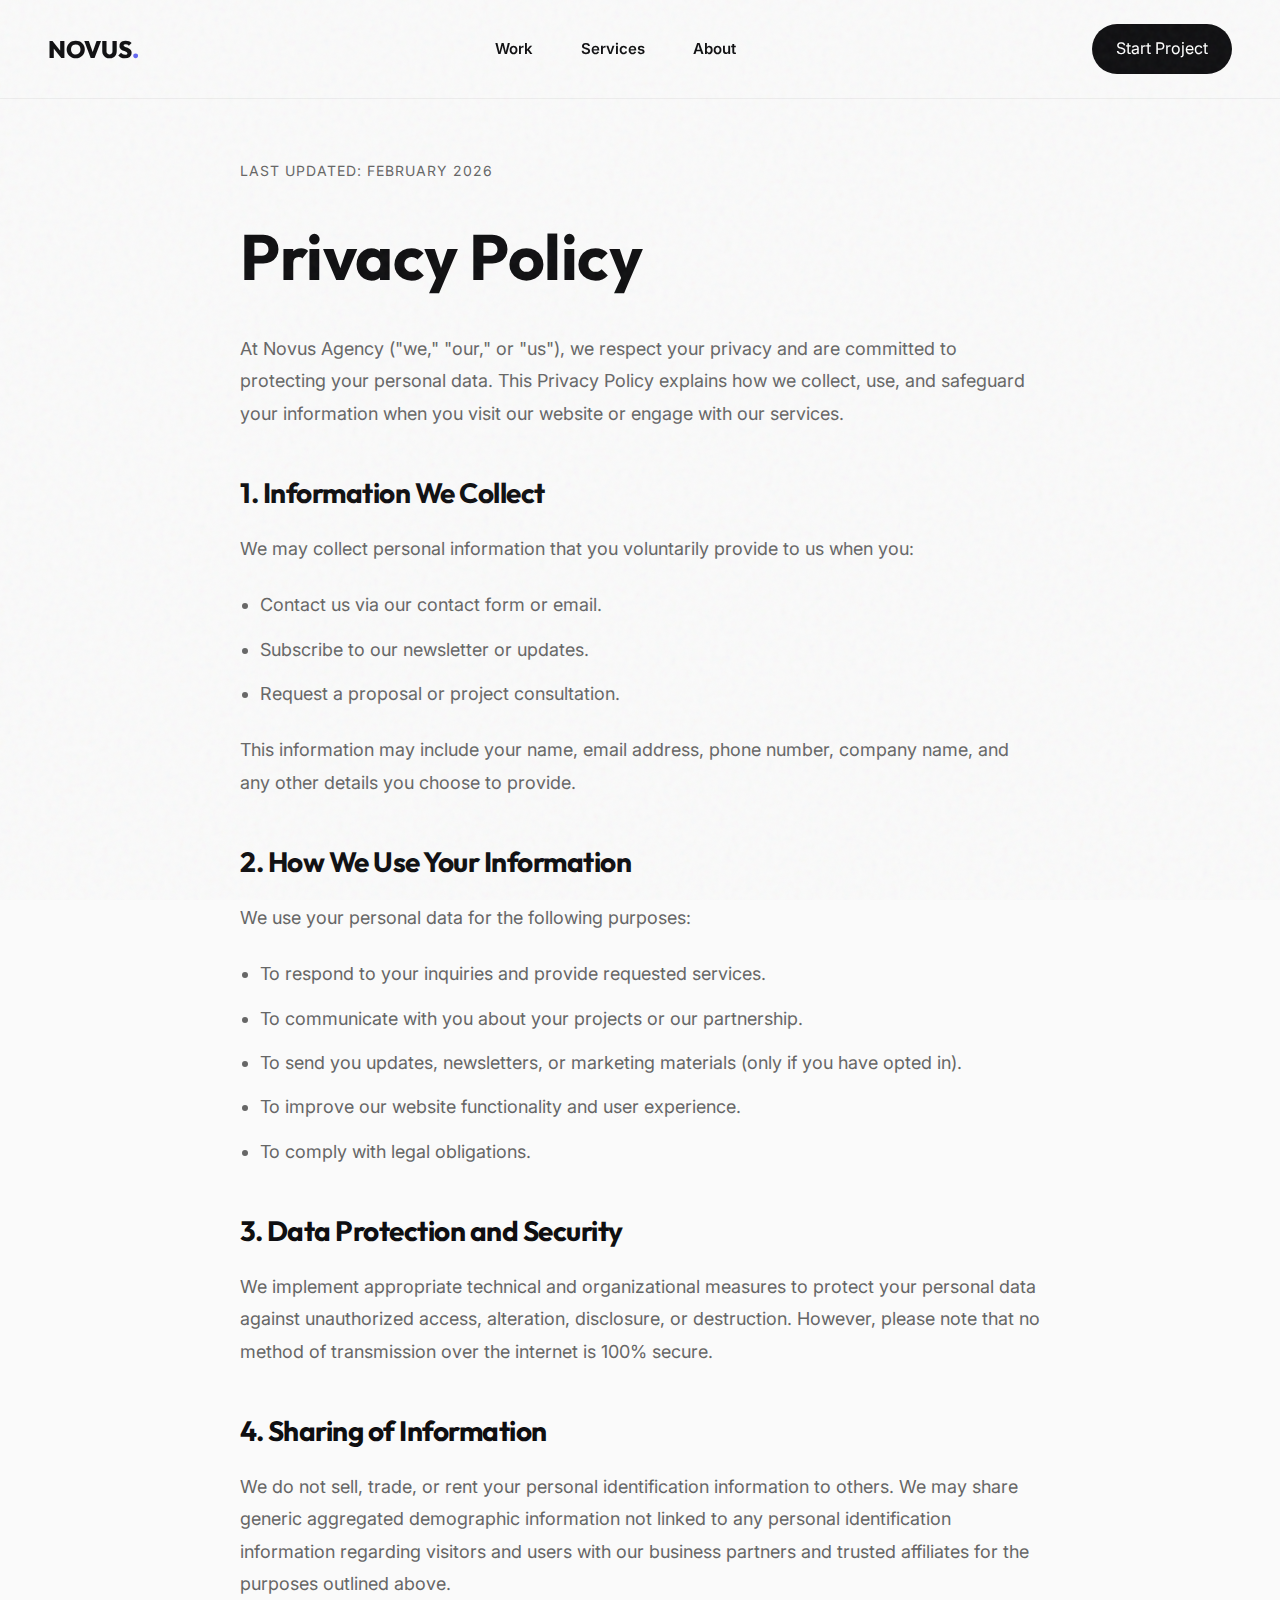
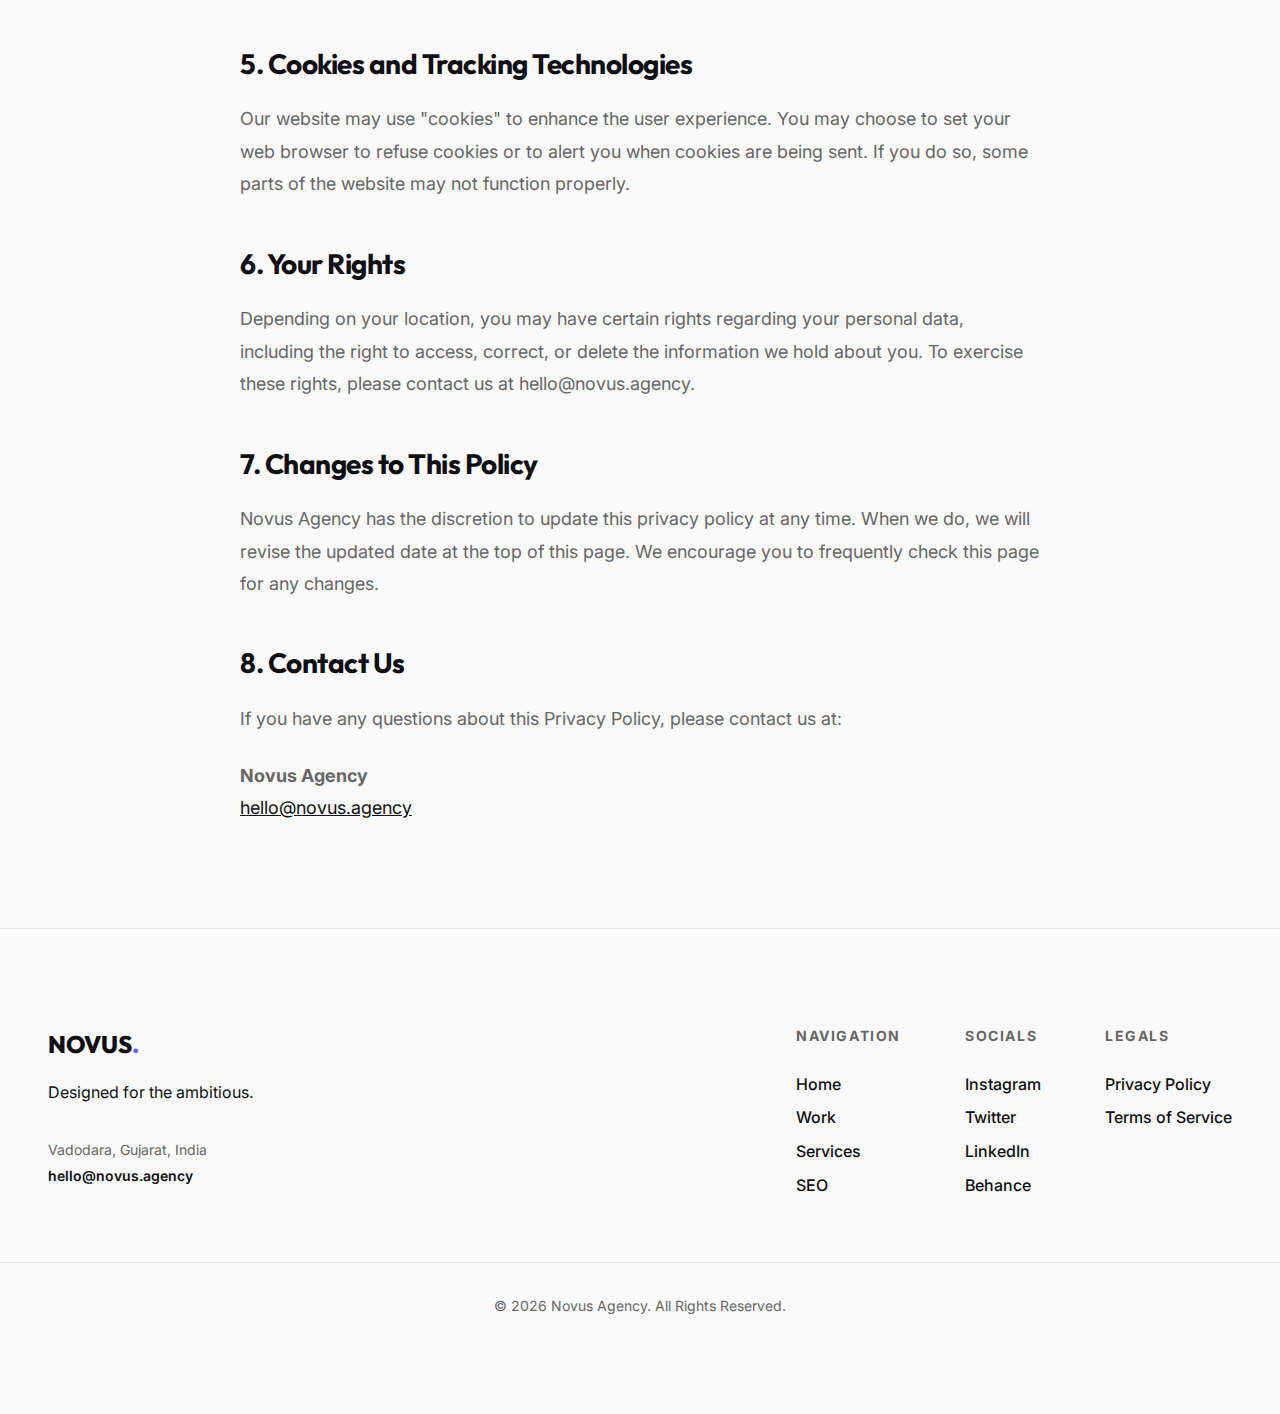
<file: Novus/privacy-policy.html>
<!DOCTYPE html>
<html lang="en">

<head>
    <meta charset="UTF-8">
    <meta name="viewport" content="width=device-width, initial-scale=1.0">

    <!-- Primary Meta Tags -->
    <title>Privacy Policy | Novus Agency</title>
    <meta name="title" content="Privacy Policy | Novus Agency">
    <meta name="description"
        content="Privacy Policy for Novus Agency. Learn how we collect, use, and protect your data.">
    <meta name="robots" content="noindex, follow">

    <link rel="preconnect" href="https://fonts.googleapis.com">
    <link rel="preconnect" href="https://fonts.gstatic.com" crossorigin>
    <link
        href="https://fonts.googleapis.com/css2?family=Inter:wght@400;500;600&family=Outfit:wght@500;700;800&display=swap"
        rel="stylesheet">
    <link rel="stylesheet" href="style.css">

</head>

<body>
    <script>document.body.classList.add('js-enabled');</script>

    <!-- Noise Overlay -->
    <div class="noise-overlay"></div>

    <header class="navbar">
        <div class="container navbar-container">
            <a href="index.html" class="logo">NOVUS<span class="dot">.</span></a>
            <nav class="nav-links">
                <a href="work.html" class="nav-link" data-text="Work">Work</a>
                <a href="services.html" class="nav-link" data-text="Services">Services</a>
                <a href="about.html" class="nav-link" data-text="About">About</a>
                <a href="contact.html" class="nav-link mobile-cta" data-text="Start Project">Start Project</a>
            </nav>
            <div class="nav-actions">
                <a href="contact.html" id="start-project-btn" class="cta-button magnet-target">
                    <span class="btn-text">Start Project</span>
                </a>
                <button class="menu-toggle" aria-label="Toggle Menu">
                    <span class="hamburger"></span>
                </button>
            </div>
        </div>
    </header>

    <main>
        <section class="container">
            <div class="privacy-content reveal-on-scroll">
                <span class="last-updated">Last Updated: February 2026</span>
                <h1>Privacy Policy</h1>

                <p>At Novus Agency ("we," "our," or "us"), we respect your privacy and are committed to protecting your
                    personal data. This Privacy Policy explains how we collect, use, and safeguard your information when
                    you visit our website or engage with our services.</p>

                <h2>1. Information We Collect</h2>
                <p>We may collect personal information that you voluntarily provide to us when you:</p>
                <ul>
                    <li>Contact us via our contact form or email.</li>
                    <li>Subscribe to our newsletter or updates.</li>
                    <li>Request a proposal or project consultation.</li>
                </ul>
                <p>This information may include your name, email address, phone number, company name, and any other
                    details you choose to provide.</p>

                <h2>2. How We Use Your Information</h2>
                <p>We use your personal data for the following purposes:</p>
                <ul>
                    <li>To respond to your inquiries and provide requested services.</li>
                    <li>To communicate with you about your projects or our partnership.</li>
                    <li>To send you updates, newsletters, or marketing materials (only if you have opted in).</li>
                    <li>To improve our website functionality and user experience.</li>
                    <li>To comply with legal obligations.</li>
                </ul>

                <h2>3. Data Protection and Security</h2>
                <p>We implement appropriate technical and organizational measures to protect your personal data against
                    unauthorized access, alteration, disclosure, or destruction. However, please note that no method of
                    transmission over the internet is 100% secure.</p>

                <h2>4. Sharing of Information</h2>
                <p>We do not sell, trade, or rent your personal identification information to others. We may share
                    generic aggregated demographic information not linked to any personal identification information
                    regarding visitors and users with our business partners and trusted affiliates for the purposes
                    outlined above.</p>

                <h2>5. Cookies and Tracking Technologies</h2>
                <p>Our website may use "cookies" to enhance the user experience. You may choose to set your web browser
                    to refuse cookies or to alert you when cookies are being sent. If you do so, some parts of the
                    website may not function properly.</p>

                <h2>6. Your Rights</h2>
                <p>Depending on your location, you may have certain rights regarding your personal data, including the
                    right to access, correct, or delete the information we hold about you. To exercise these rights,
                    please contact us at hello@novus.agency.</p>

                <h2>7. Changes to This Policy</h2>
                <p>Novus Agency has the discretion to update this privacy policy at any time. When we do, we will revise
                    the updated date at the top of this page. We encourage you to frequently check this page for any
                    changes.</p>

                <h2>8. Contact Us</h2>
                <p>If you have any questions about this Privacy Policy, please contact us at:</p>
                <p>
                    <strong>Novus Agency</strong><br>
                    <a href="mailto:hello@novus.agency"
                        style="color: var(--text-color); text-decoration: underline;">hello@novus.agency</a>
                </p>
            </div>
        </section>
    </main>

    <div id="footer-placeholder"></div>

    <script src="modal.js"></script>
    <script src="script.js"></script>
</body>

</html>
</file>
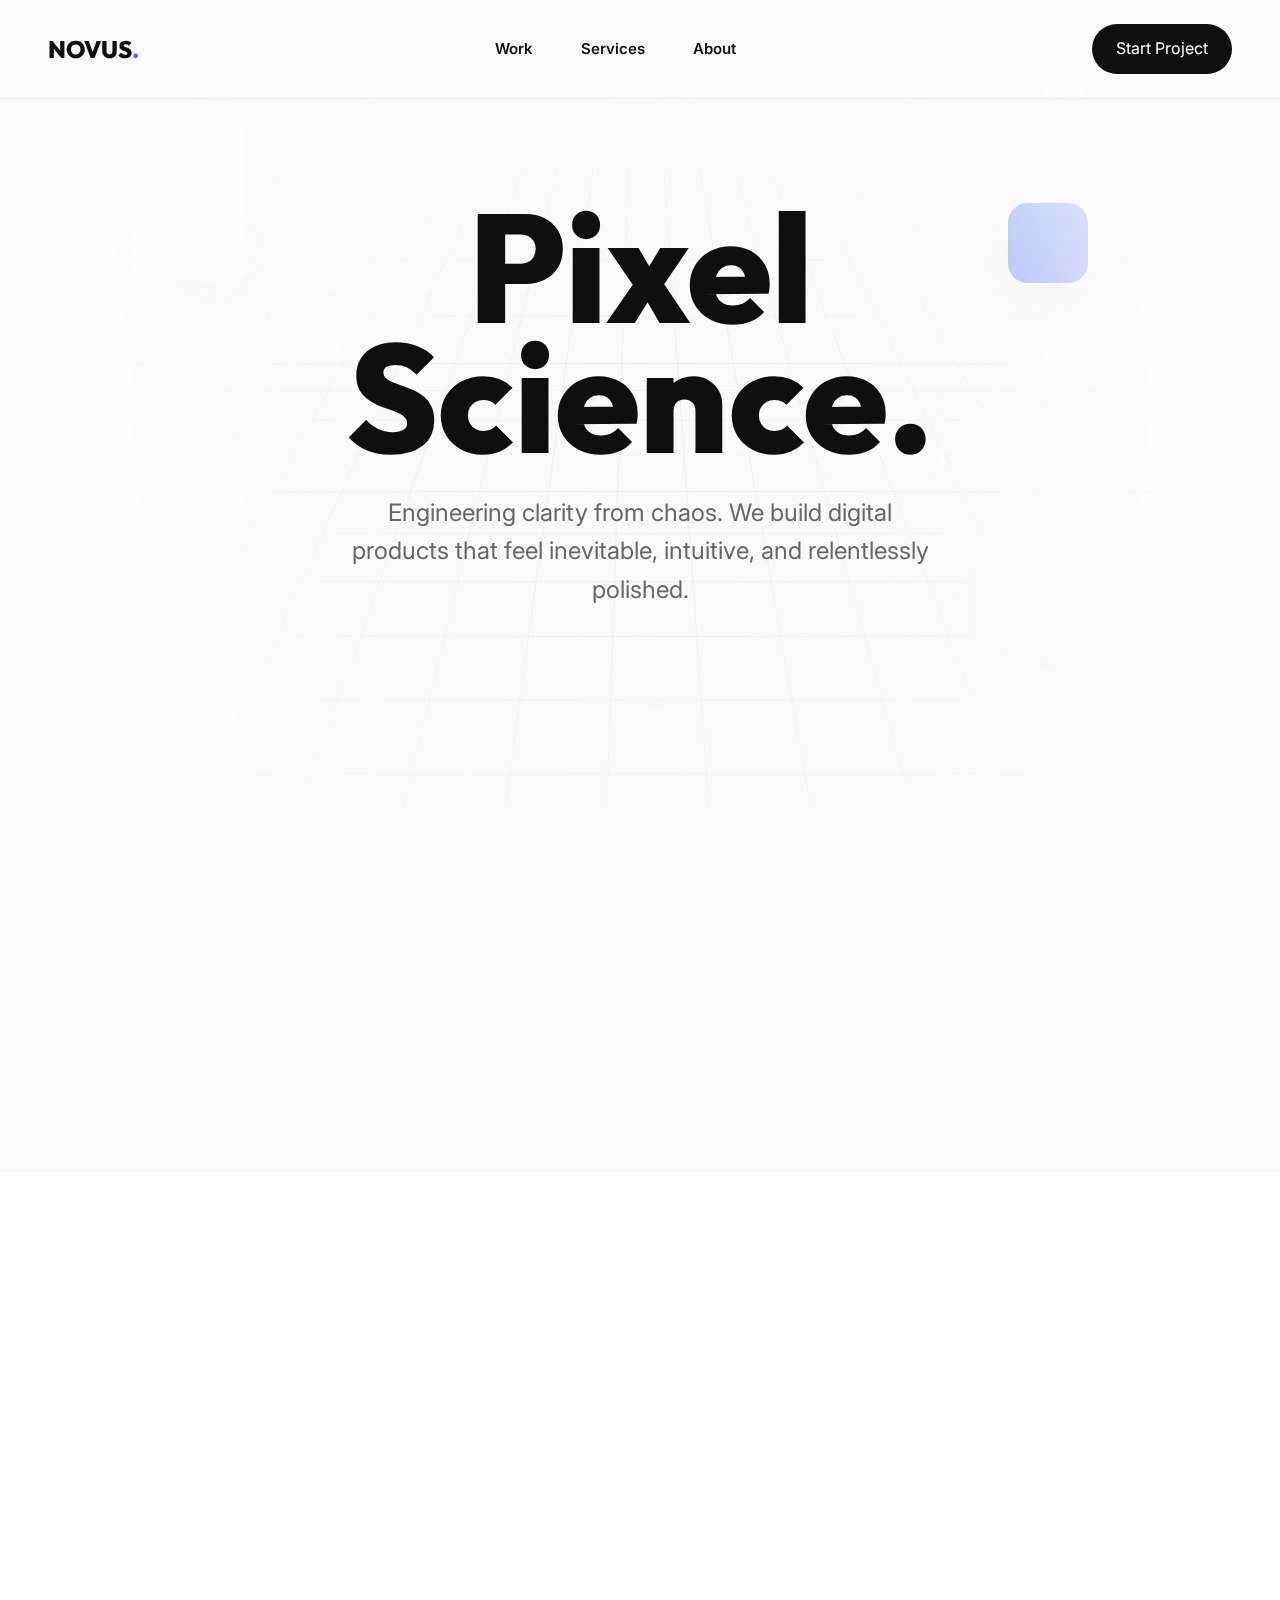
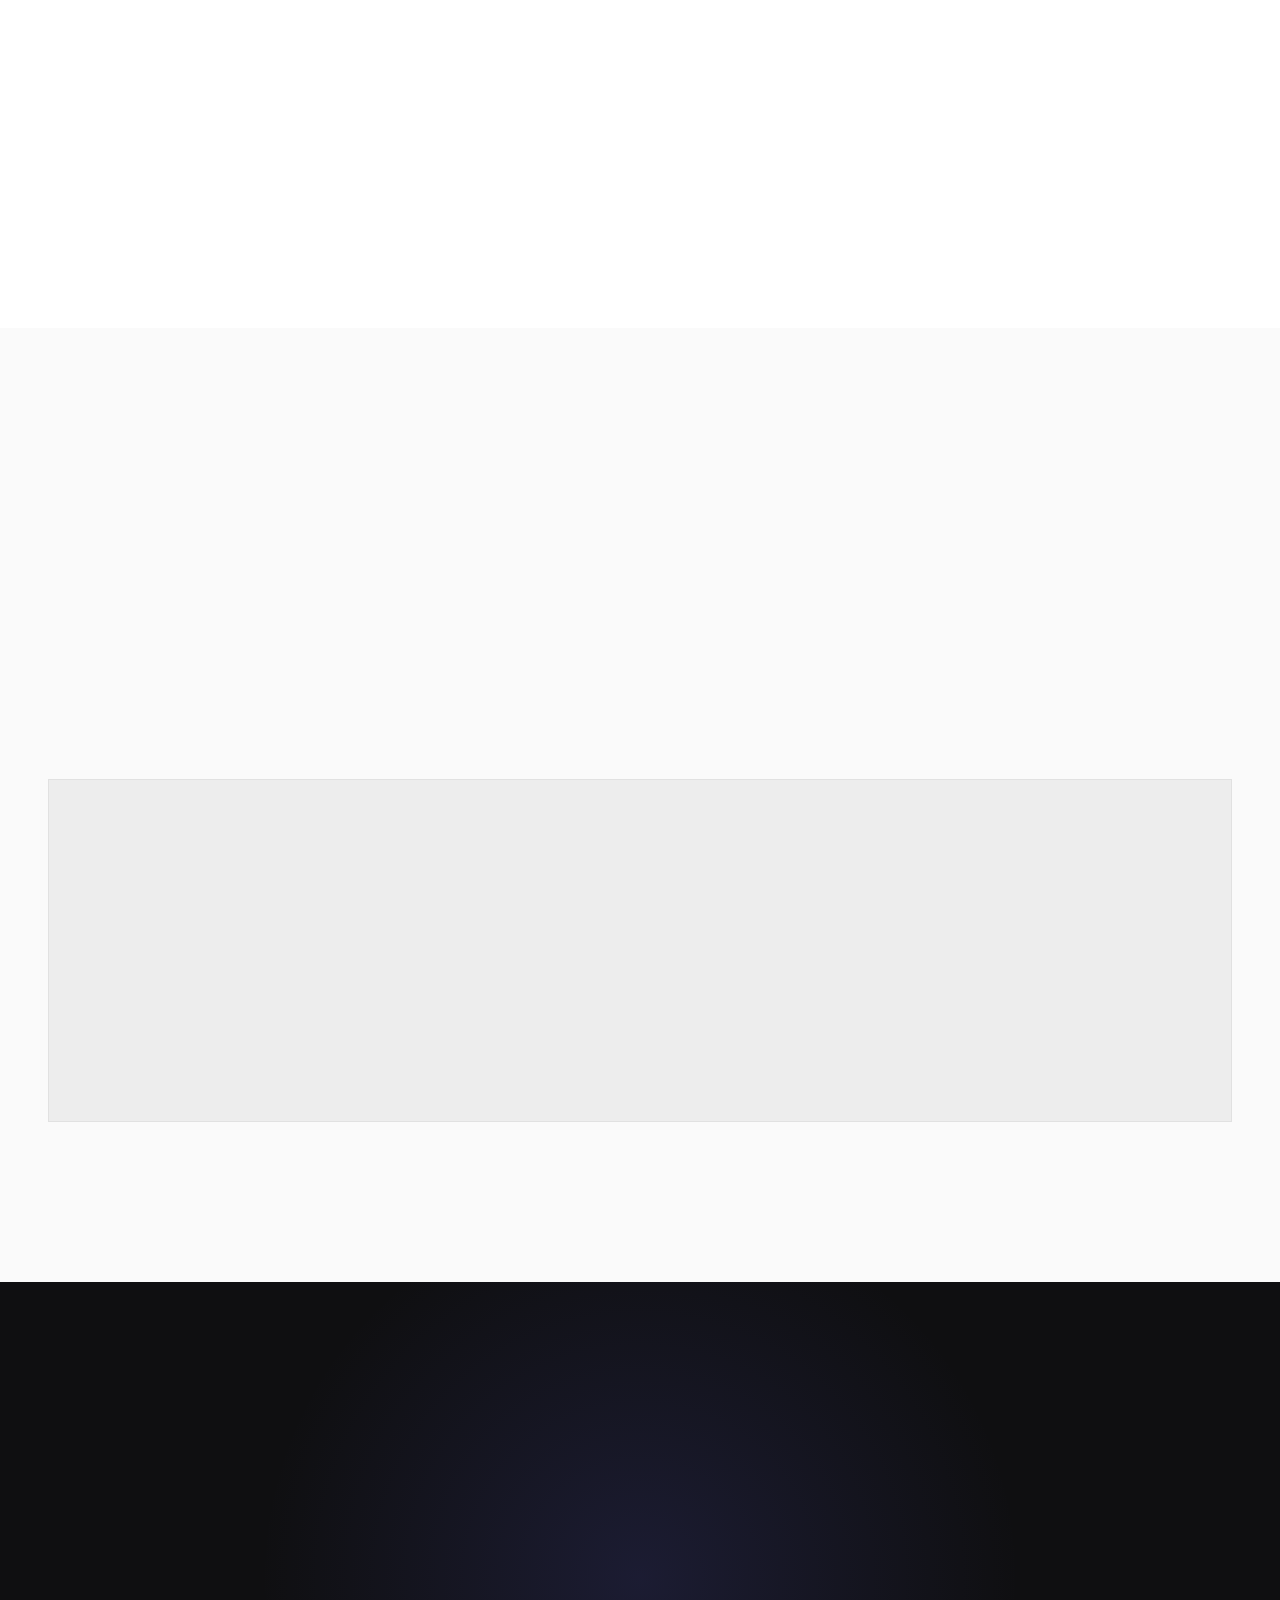
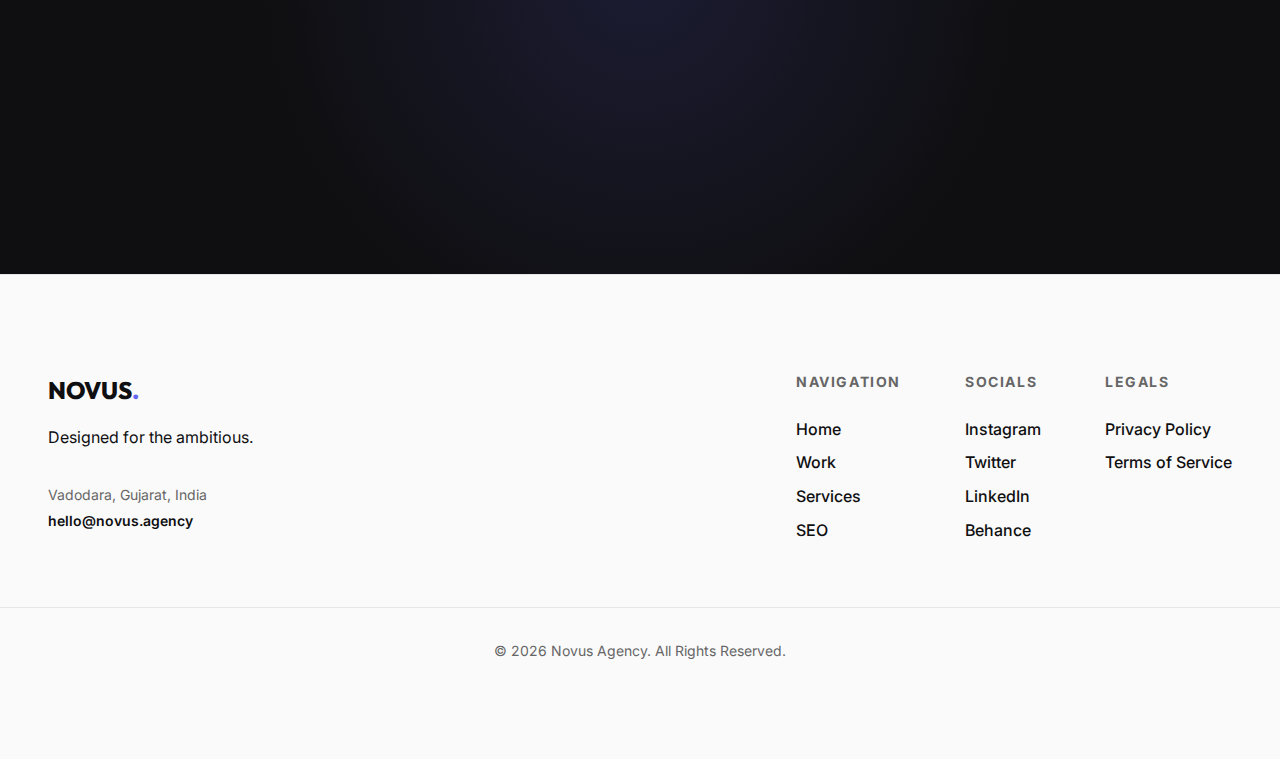
<file: Novus/product-design.html>
<!DOCTYPE html>
<html lang="en">

<head>
    <meta charset="UTF-8">
    <meta name="viewport" content="width=device-width, initial-scale=1.0">

    <!-- Primary Meta Tags -->
    <title>Product Design & UI/UX Strategy | Novus</title>
    <meta name="title" content="Product Design & UI/UX Strategy | Novus">
    <meta name="description"
        content="We design scalable digital products and design systems for SaaS, mobile apps, and complex web platforms. Focused on performance and delight.">
    <meta name="keywords"
        content="product design, UI/UX strategy, SaaS design agency, mobile app design, design systems, interface design, user experience optimization">
    <meta name="author" content="Novus Agency">
    <meta name="robots" content="index, follow">
    <link rel="canonical" href="https://novus.agency/product-design.html">

    <!-- Open Graph / Facebook -->
    <meta property="og:type" content="website">
    <meta property="og:url" content="https://novus.agency/product-design.html">
    <meta property="og:title" content="Product Design | Pixel Science by Novus">
    <meta property="og:description"
        content="Building digital experiences that feel inevitable, intuitive, and relentlessly polished.">
    <meta property="og:image" content="https://novus.agency/assets/og-product.png">

    <link rel="preconnect" href="https://fonts.googleapis.com">
    <link rel="preconnect" href="https://fonts.gstatic.com" crossorigin>
    <link
        href="https://fonts.googleapis.com/css2?family=Inter:wght@400;500;600&family=Outfit:wght@500;700;800&display=swap"
        rel="stylesheet">
    <link rel="stylesheet" href="style.css">
</head>

<body>
    <script>document.body.classList.add('js-enabled');</script>

    <!-- Cursor -->


    <header class="navbar">
        <div class="container navbar-container">
            <a href="index.html" class="logo">NOVUS<span class="dot">.</span></a>
            <nav class="nav-links">
                <a href="work.html" class="nav-link" data-text="Work">Work</a>
                <a href="services.html" class="nav-link" data-text="Services">Services</a>
                <a href="about.html" class="nav-link" data-text="About">About</a>
                <a href="contact.html" class="nav-link mobile-cta" data-text="Start Project">Start Project</a>
            </nav>
            <div class="nav-actions">
                <a href="contact.html" class="cta-button magnet-target">
                    <span class="btn-text">Start Project</span>
                </a>
                <button class="menu-toggle" aria-label="Toggle Menu">
                    <span class="hamburger"></span>
                </button>
            </div>
        </div>
    </header>

    <main>
        <section class="product-hero">
            <div class="grid-plane"></div>

            <!-- Floating Elements -->
            <div class="hero-floater floater-1" style="opacity: 0.6;"></div>
            <div class="hero-floater floater-2" style="opacity: 0.4;"></div>
            <div class="hero-floater floater-3"
                style="background: radial-gradient(circle at 30% 30%, #3b82f6, #6366f1);"></div>

            <div class="container product-hero-content">
                <h1 class="product-hero-title reveal-text">Pixel<br>Science.</h1>
                <p class="product-subtitle reveal-text delay-1">
                    Engineering clarity from chaos. We build digital products that feel inevitable, intuitive, and
                    relentlessly polished.
                </p>
            </div>
        </section>

        <!-- Design System Preview -->
        <div class="design-system-strip reveal-on-scroll">
            <div class="ds-card">
                <span class="ds-label">Color System</span>
                <div class="color-stack">
                    <div class="color-dot" style="background: #0f0f11;"></div>
                    <div class="color-dot" style="background: #3b82f6;"></div>
                    <div class="color-dot" style="background: #f43f5e;"></div>
                    <div class="color-dot" style="background: #e5e7eb;"></div>
                </div>
                <p style="font-size: 14px; color: #666666;">Semantic color tokens for light & dark modes.</p>
            </div>

            <div class="ds-card">
                <span class="ds-label">Typography</span>
                <div class="type-stack">
                    <h4>Aa</h4>
                    <p>Inter / Outfit</p>
                </div>
                <p style="font-size: 14px; color: #666666;">Modular type scale with perfect vertical rhythm.</p>
            </div>

            <div class="ds-card">
                <span class="ds-label">Components</span>
                <div
                    style="background: #f3f4f6; padding: 16px; border-radius: 8px; display: flex; gap: 8px; align-items: center;">
                    <div style="width: 16px; height: 16px; border-radius: 4px; border: 2px solid #0f0f11;"></div>
                    <div style="height: 8px; width: 60px; background: #d1d5db; border-radius: 4px;"></div>
                </div>
                <div
                    style="background: #0f0f11; padding: 12px 24px; border-radius: 100px; color: white; display: inline-block; font-size: 13px;">
                    Button Primary</div>
            </div>

            <div class="ds-card">
                <span class="ds-label">Iconography</span>
                <div style="display: flex; gap: 16px; font-size: 24px;">
                    ⬡ ⚡︎ ⌘ ⌥
                </div>
                <p style="font-size: 14px; color: #666666;">Custom vector sets for consistent visual language.
                </p>
            </div>
        </div>

        <section class="interface-lab">
            <div class="container lab-container">
                <div class="lab-content reveal-on-scroll">
                    <h2>The <span style="color: #3b82f6;">Interface</span><br>Laboratory</h2>
                    <p style="font-size: 18px; color: #666666; max-width: 450px; line-height: 1.6;">
                        We design interfaces with real-world use in mind. Every interaction is tested for friction,
                        feedback, and delight.
                    </p>
                    <ul class="lab-features">
                        <li>
                            <div class="feature-icon">01</div>
                            <span>Haptic & Micro-interactions</span>
                        </li>
                        <li>
                            <div class="feature-icon">02</div>
                            <span>Accessibility (WCAG 2.1)</span>
                        </li>
                        <li>
                            <div class="feature-icon">03</div>
                            <span>Cross-Platform Scability</span>
                        </li>
                    </ul>
                </div>
                <div class="lab-visual reveal-on-scroll delay-1">
                    <div class="phone-mockup">
                        <div class="mockup-screen">
                            <div class="mock-header">
                                <span style="font-weight: 800;">NOVUS.</span>
                                <div class="mock-avatar"></div>
                            </div>
                            <h3 style="font-size: 24px; margin-bottom: 8px;">Welcome back,<br>Alex</h3>
                            <div class="mock-card"></div>
                            <div class="mock-card" style="height: 80px; opacity: 0.6;"></div>
                            <div class="mock-btn">Explore Dashboard</div>
                        </div>
                    </div>
                </div>
            </div>
        </section>

        <section class="services">
            <div class="container">
                <div class="section-header">
                    <span class="section-label reveal-on-scroll">The Framework</span>
                    <h2 class="section-title reveal-on-scroll">Atomic<br>Precision</h2>
                </div>

                <div class="methodology-grid">
                    <div class="method-card reveal-on-scroll">
                        <span class="method-icon">◉</span>
                        <h3>Research</h3>
                        <p>Heatmap analysis, behavioral analytics, and competitive audits to ground decisions in data.
                        </p>
                    </div>

                    <div class="method-card reveal-on-scroll delay-1">
                        <span class="method-icon">❖</span>
                        <h3>Wireframing</h3>
                        <p>Low-fidelity structural mapping to solve core UX challenges before pixels.</p>
                    </div>

                    <div class="method-card reveal-on-scroll delay-2">
                        <span class="method-icon">✦</span>
                        <h3>Visuals</h3>
                        <p>Embedding brand DNA into established patterns to create distinctive experiences.
                        </p>
                    </div>

                    <div class="method-card reveal-on-scroll delay-3">
                        <span class="method-icon">⟲</span>
                        <h3>Iteration</h3>
                        <p>Continuous refinement based on real-world usage and feedback loops.</p>
                    </div>
                </div>
            </div>
        </section>

        <section id="contact" class="contact">
            <div class="container">
                <div class="contact-wrapper reveal-on-scroll">
                    <div class="contact-content">
                        <h2>Ready to Build?</h2>
                        <p>Let's create something that defines your industry.
                        </p>
                        <a href="mailto:hello@novus.agency" class="btn btn-primary btn-large magnet-target">
                            <span class="btn-text">Start a Conversation</span>
                            <div class="btn-fill"></div>
                        </a>
                    </div>
                </div>
            </div>
        </section>
    </main>

    <div id="footer-placeholder"></div>


    <script src="modal.js"></script>
    <script src="script.js"></script>
</body>

</html>
</file>
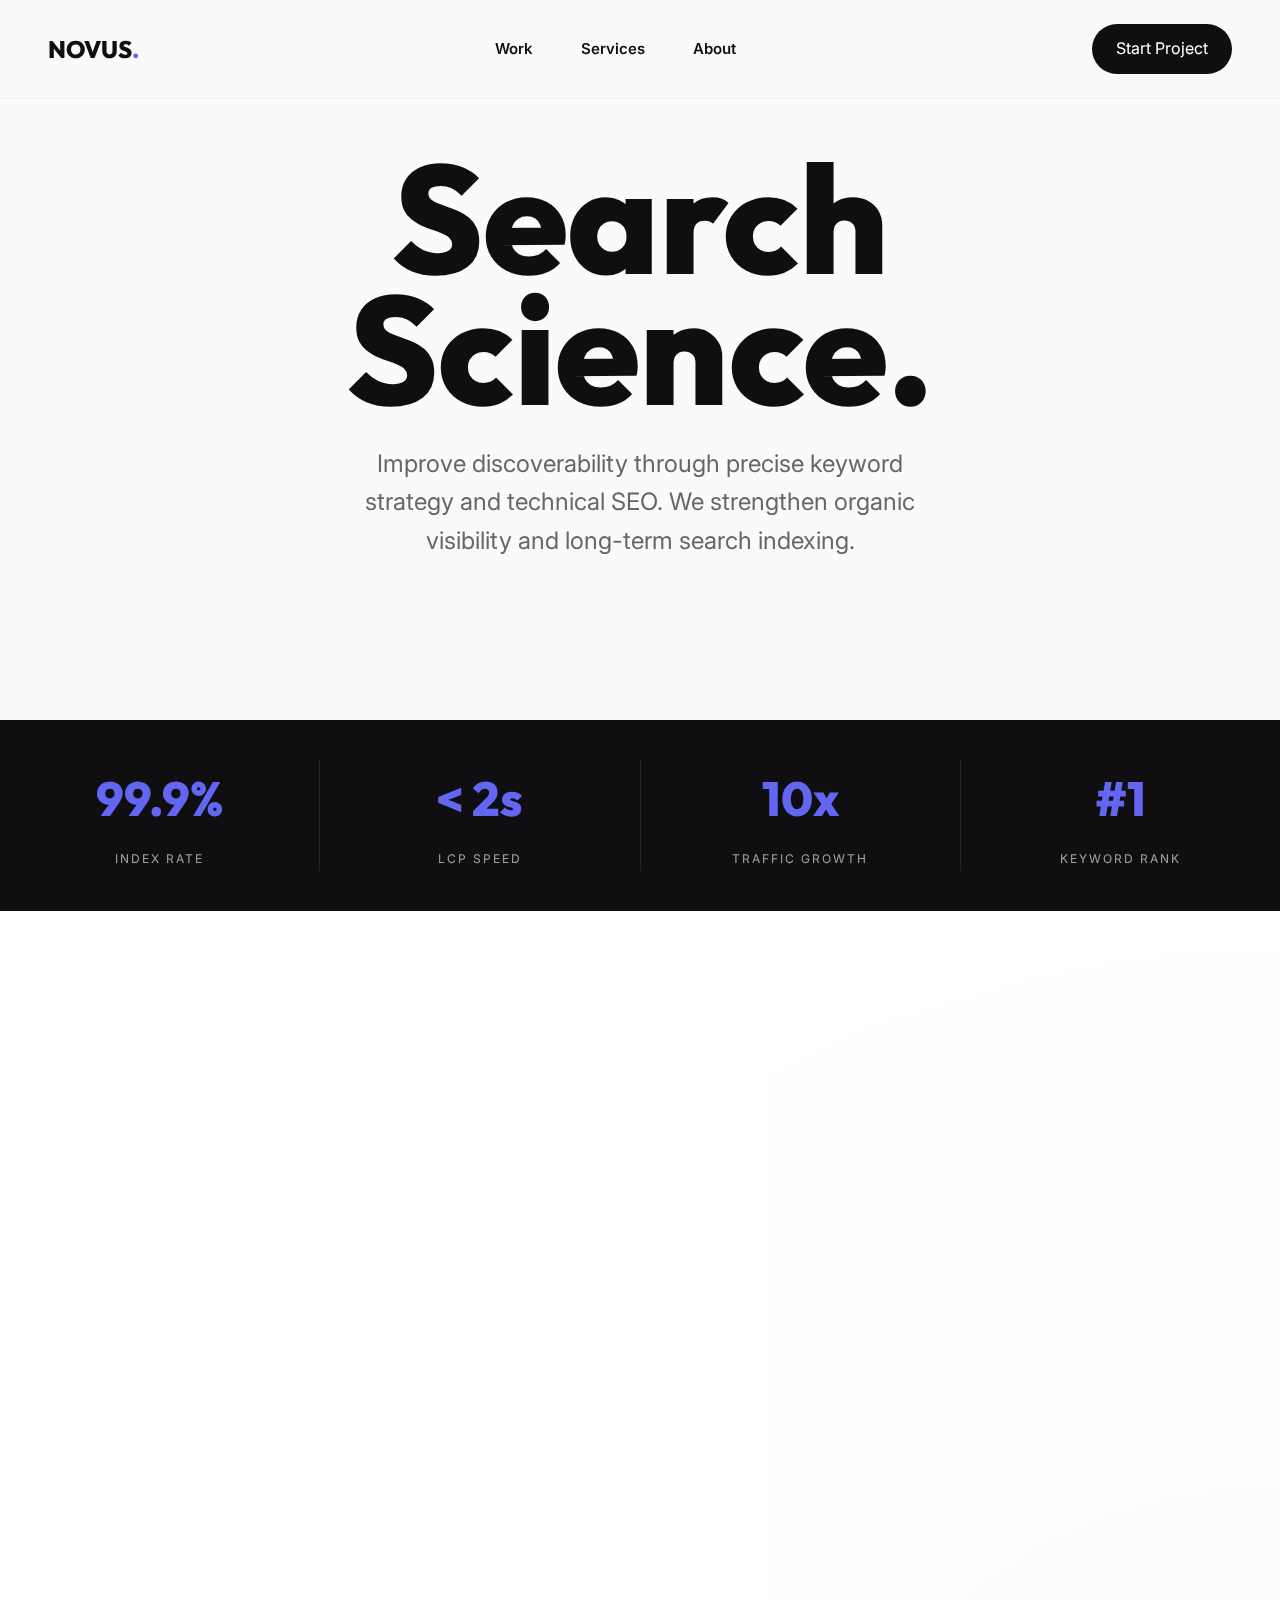
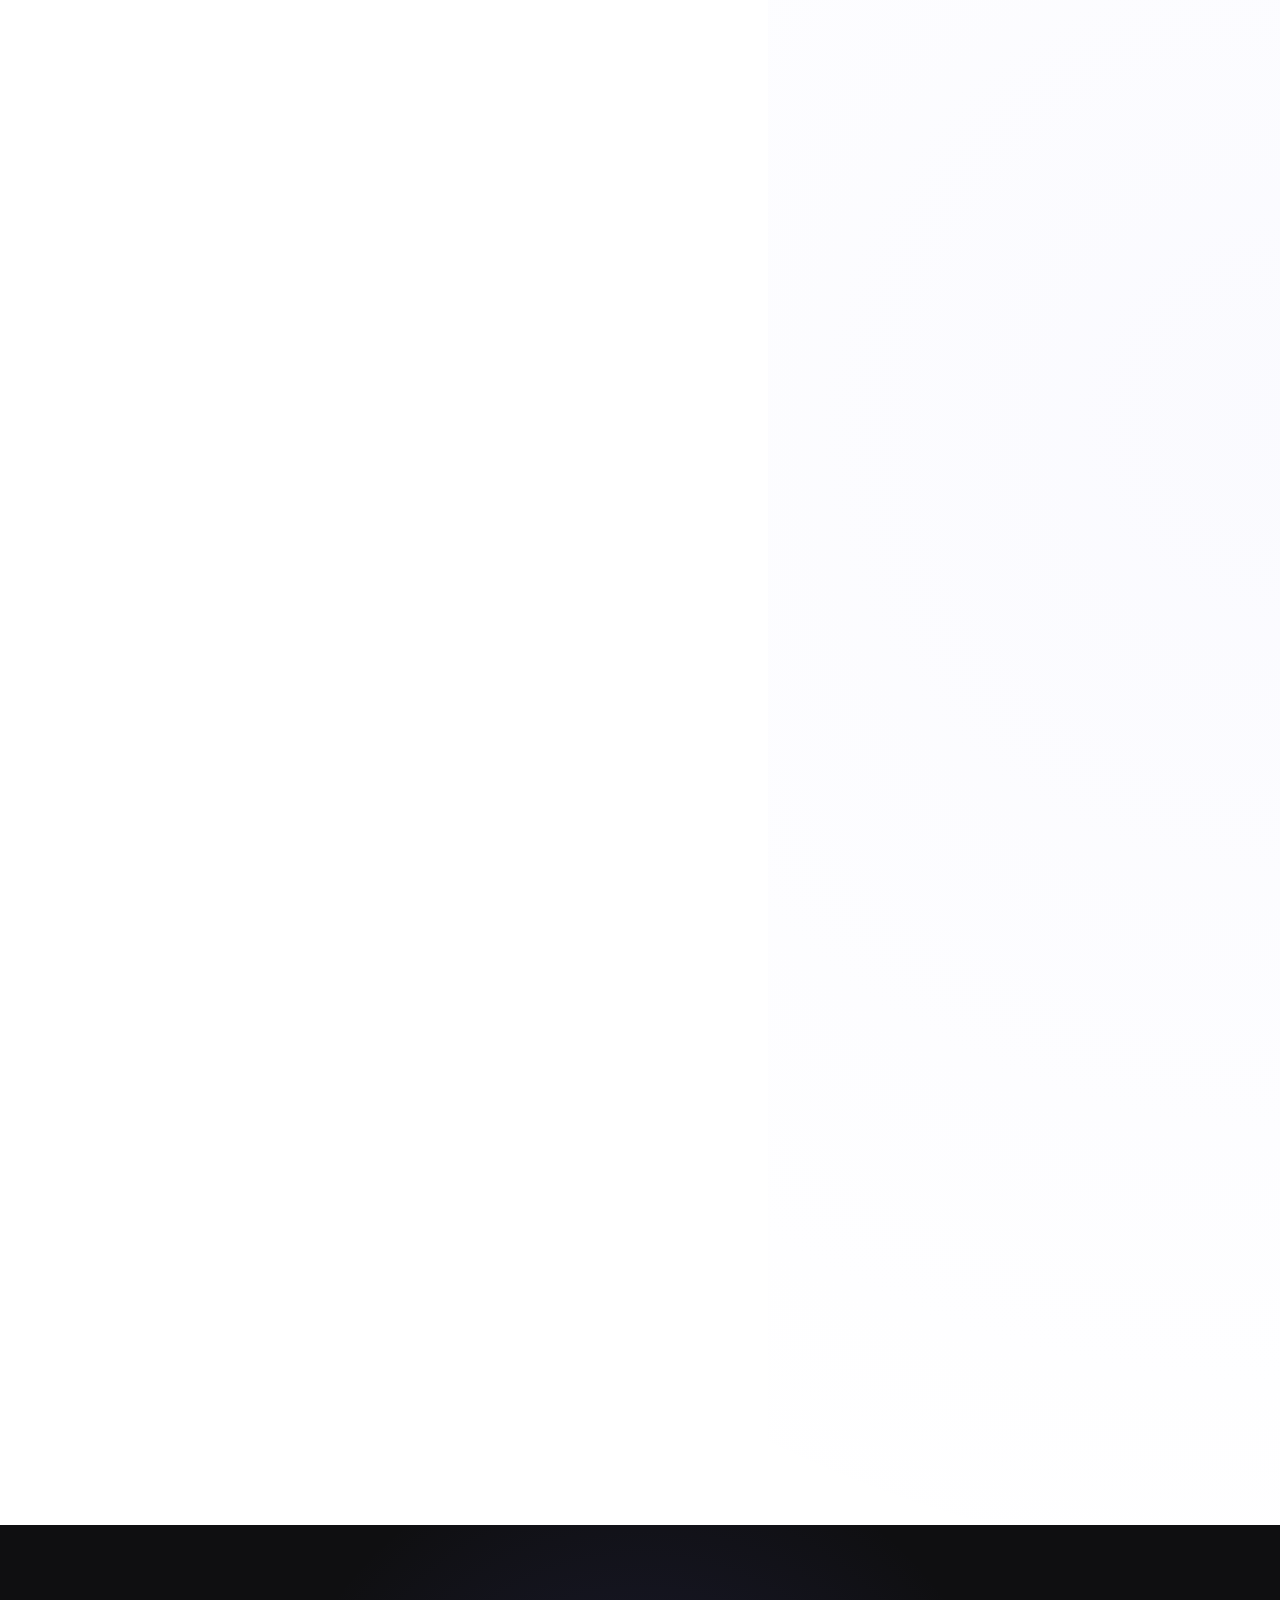
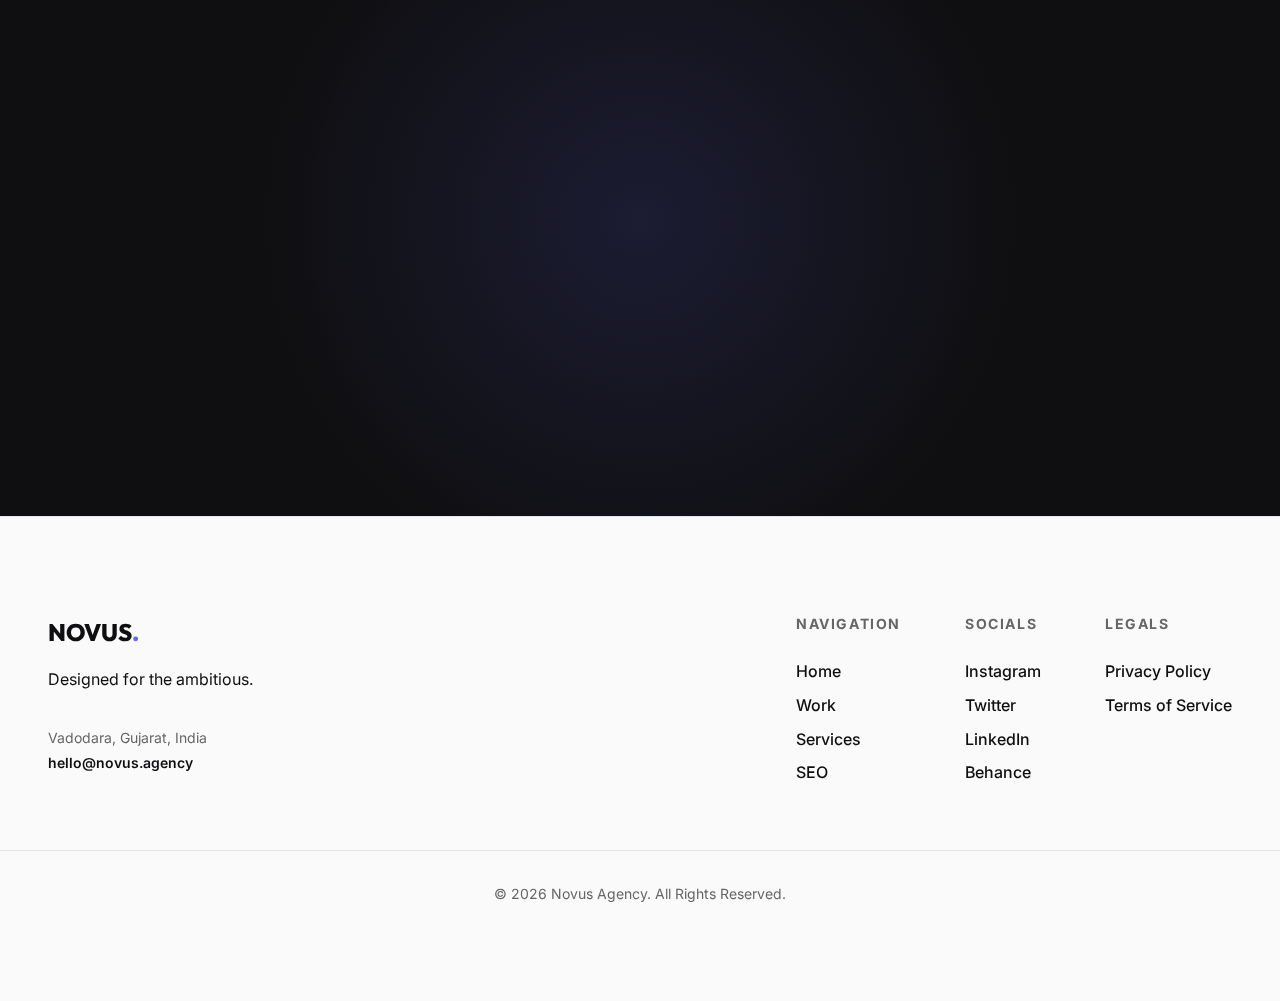
<file: Novus/seo.html>
<!DOCTYPE html>
<html lang="en">

<head>
    <meta charset="UTF-8">
    <meta name="viewport" content="width=device-width, initial-scale=1.0">

    <!-- Primary Meta Tags -->
    <title>SEO & Organic Visibility | Novus Digital Agency</title>
    <meta name="title" content="SEO & Organic Visibility | Novus Digital Agency">
    <meta name="description"
        content="Architecting discoverability through technical SEO, semantic precision, and data-driven visibility strategies. We ensure your brand dominates the search landscape.">
    <meta name="keywords"
        content="SEO agency, search engine optimization, technical SEO, organic growth, visibility strategy, search marketing, digital authority, content strategy">
    <meta name="author" content="Novus Agency">
    <meta name="robots" content="index, follow">
    <link rel="canonical" href="https://novus.agency/seo.html">

    <!-- Open Graph / Facebook -->
    <meta property="og:type" content="website">
    <meta property="og:url" content="https://novus.agency/seo.html">
    <meta property="og:title" content="SEO & Visibility | Digital Authority by Novus">
    <meta property="og:description"
        content="Dominating the search landscape through technical excellence and strategic organic growth.">
    <meta property="og:image" content="https://novus.agency/assets/og-seo.png">

    <link rel="preconnect" href="https://fonts.googleapis.com">
    <link rel="preconnect" href="https://fonts.gstatic.com" crossorigin>
    <link
        href="https://fonts.googleapis.com/css2?family=Inter:wght@400;500;600&family=Outfit:wght@500;700;800&display=swap"
        rel="stylesheet">
    <link rel="stylesheet" href="style.css">

</head>

<body class="seo-page">
    <script>document.body.classList.add('js-enabled');</script>

    <header class="navbar">
        <div class="container navbar-container">
            <a href="index.html" class="logo">NOVUS<span class="dot">.</span></a>
            <nav class="nav-links">
                <a href="work.html" class="nav-link" data-text="Work">Work</a>
                <a href="services.html" class="nav-link" data-text="Services">Services</a>
                <a href="about.html" class="nav-link" data-text="About">About</a>
                <a href="contact.html" class="nav-link mobile-cta" data-text="Start Project">Start Project</a>
            </nav>
            <div class="nav-actions">
                <a href="contact.html" class="cta-button magnet-target">
                    <span class="btn-text">Start Project</span>
                </a>
                <button class="menu-toggle" aria-label="Toggle Menu">
                    <span class="hamburger"></span>
                </button>
            </div>
        </div>
    </header>

    <main>
        <section class="seo-hero">
            <div class="container">
                <h1 class="seo-hero-title">
                    <div class="line-wrapper"><span class="line-inner">Search</span></div>
                    <div class="line-wrapper"><span class="line-inner">Science.</span></div>
                </h1>
                <p class="seo-subtitle reveal-text delay-1">
                    Improve discoverability through precise keyword strategy and technical SEO. We strengthen organic
                    visibility and long-term search indexing.
                </p>
            </div>
        </section>

        <!-- Dynamic Metrics -->
        <div class="metrics-strip reveal-on-scroll">
            <div class="metrics-grid">
                <div class="metric-item">
                    <span class="metric-value">99.9%</span>
                    <span class="metric-label">Index Rate</span>
                </div>
                <div class="metric-item">
                    <span class="metric-value">
                        < 2s</span>
                            <span class="metric-label">LCP Speed</span>
                </div>
                <div class="metric-item">
                    <span class="metric-value">10x</span>
                    <span class="metric-label">Traffic Growth</span>
                </div>
                <div class="metric-item">
                    <span class="metric-value">#1</span>
                    <span class="metric-label">Keyword Rank</span>
                </div>
            </div>
        </div>

        <section class="growth-section">
            <div class="growth-bg-decor"></div>
            <div class="container">
                <div class="section-header">
                    <span class="section-label reveal-on-scroll">The Blueprint</span>
                    <h2 class="section-title reveal-on-scroll">The Growth<br>Engine</h2>
                </div>

                <div class="growth-list">
                    <!-- Technical SEO -->
                    <div class="growth-item reveal-on-scroll">
                        <div class="growth-info">
                            <span class="growth-num">01 // Logic</span>
                            <h3>Technical<br>SEO</h3>
                        </div>
                        <div class="growth-desc">
                            <p>We site structure and foundations to maximise search visibility and long-term
                                organic growth.</p>
                            <div class="growth-tags">
                                <span class="growth-tag">Indexing</span>
                                <span class="growth-tag">Architecture</span>
                            </div>
                        </div>
                        <div class="growth-visual">
                            <svg class="growth-graphic" viewBox="0 0 200 200" xmlns="http://www.w3.org/2000/svg">
                                <circle cx="100" cy="100" r="80" fill="none" stroke="currentColor" stroke-width="0.5"
                                    stroke-dasharray="2 4" />
                                <rect x="60" y="60" width="80" height="80" fill="none" stroke="currentColor"
                                    stroke-width="1" />
                                <path d="M60 100 H140 M100 60 V140" stroke="currentColor" stroke-width="0.5" />
                                <circle cx="60" cy="60" r="3" fill="currentColor" />
                                <circle cx="140" cy="60" r="3" fill="currentColor" />
                                <circle cx="60" cy="140" r="3" fill="currentColor" />
                                <circle cx="140" cy="140" r="3" fill="currentColor" />
                            </svg>
                        </div>
                    </div>

                    <!-- Semantic Strategy -->
                    <div class="growth-item reveal-on-scroll delay-1">
                        <div class="growth-info">
                            <span class="growth-num">02 // Content</span>
                            <h3>Semantic<br>Strategy</h3>
                        </div>
                        <div class="growth-desc">
                            <p>We build semantic clarity through structured content and intent-driven keyword strategy.
                            </p>
                            <div class="growth-tags">
                                <span class="growth-tag">Clusters</span>
                                <span class="growth-tag">Authority</span>
                            </div>
                        </div>
                        <div class="growth-visual">
                            <svg class="growth-graphic" viewBox="0 0 200 200" xmlns="http://www.w3.org/2000/svg">
                                <!-- Central hub -->
                                <circle cx="100" cy="100" r="30" fill="none" stroke="currentColor" stroke-width="1.5" />
                                <circle cx="100" cy="100" r="8" fill="currentColor" opacity="0.3" />
                                <!-- Outer orbit -->
                                <circle cx="100" cy="100" r="75" fill="none" stroke="currentColor" stroke-width="0.3"
                                    stroke-dasharray="4 6" />
                                <!-- Cluster nodes -->
                                <circle cx="100" cy="25" r="14" fill="none" stroke="currentColor" stroke-width="1" />
                                <circle cx="165" cy="65" r="12" fill="none" stroke="currentColor" stroke-width="0.8" />
                                <circle cx="165" cy="140" r="10" fill="none" stroke="currentColor" stroke-width="0.8" />
                                <circle cx="100" cy="175" r="14" fill="none" stroke="currentColor" stroke-width="1" />
                                <circle cx="35" cy="140" r="10" fill="none" stroke="currentColor" stroke-width="0.8" />
                                <circle cx="35" cy="65" r="12" fill="none" stroke="currentColor" stroke-width="0.8" />
                                <!-- Connections to hub -->
                                <line x1="100" y1="70" x2="100" y2="39" stroke="currentColor" stroke-width="0.5" />
                                <line x1="127" y1="85" x2="153" y2="71" stroke="currentColor" stroke-width="0.5" />
                                <line x1="127" y1="115" x2="155" y2="134" stroke="currentColor" stroke-width="0.5" />
                                <line x1="100" y1="130" x2="100" y2="161" stroke="currentColor" stroke-width="0.5" />
                                <line x1="73" y1="115" x2="45" y2="134" stroke="currentColor" stroke-width="0.5" />
                                <line x1="73" y1="85" x2="47" y2="71" stroke="currentColor" stroke-width="0.5" />
                                <!-- Node dots -->
                                <circle cx="100" cy="25" r="3" fill="currentColor" />
                                <circle cx="165" cy="65" r="2.5" fill="currentColor" />
                                <circle cx="165" cy="140" r="2" fill="currentColor" />
                                <circle cx="100" cy="175" r="3" fill="currentColor" />
                                <circle cx="35" cy="140" r="2" fill="currentColor" />
                                <circle cx="35" cy="65" r="2.5" fill="currentColor" />
                            </svg>
                        </div>
                    </div>

                    <!-- Performance Core -->
                    <div class="growth-item reveal-on-scroll delay-2">
                        <div class="growth-info">
                            <span class="growth-num">03 // Speed</span>
                            <h3>Rank<br>Power</h3>
                        </div>
                        <div class="growth-desc">
                            <p>Blazing fast load times are non-negotiable. We optimize for Core Web Vitals to maximize
                                user retention.</p>
                            <div class="growth-tags">
                                <span class="growth-tag">Speed</span>
                                <span class="growth-tag">Vitals</span>
                            </div>
                        </div>
                        <div class="growth-visual">
                            <svg class="growth-graphic" viewBox="0 0 200 200" xmlns="http://www.w3.org/2000/svg">
                                <path d="M20 150 Q 60 50 100 150 T 180 150" fill="none" stroke="currentColor"
                                    stroke-width="1" />
                                <line x1="20" y1="150" x2="180" y2="150" stroke="currentColor" stroke-width="0.5" />
                                <circle cx="100" cy="150" r="2" fill="currentColor" />
                                <path d="M90 150 L100 80 L110 150" fill="currentColor" opacity="0.2" />
                                <circle cx="100" cy="80" r="4" fill="currentColor" />
                            </svg>
                        </div>
                    </div>

                    <!-- Visibility Audit -->
                    <div class="growth-item reveal-on-scroll delay-3">
                        <div class="growth-info">
                            <span class="growth-num">04 // Data</span>
                            <h3>Visibility<br>Audit</h3>
                        </div>
                        <div class="growth-desc">
                            <p>Continuous data tracking and ethical refinement to ensure your search rankings remain
                                stable and dominant.</p>
                            <div class="growth-tags">
                                <span class="growth-tag">Analytics</span>
                                <span class="growth-tag">Dominance</span>
                            </div>
                        </div>
                        <div class="growth-visual">
                            <svg class="growth-graphic" viewBox="0 0 200 200" xmlns="http://www.w3.org/2000/svg">
                                <rect x="40" y="40" width="120" height="120" rx="10" fill="none" stroke="currentColor"
                                    stroke-width="0.5" />
                                <circle cx="100" cy="100" r="30" fill="none" stroke="currentColor" stroke-width="1.5" />
                                <line x1="100" y1="10" x2="100" y2="190" stroke="currentColor" stroke-width="0.2"
                                    stroke-dasharray="2 2" />
                                <line x1="10" y1="100" x2="190" y2="100" stroke="currentColor" stroke-width="0.2"
                                    stroke-dasharray="2 2" />
                                <path d="M70 100 A30 30 0 0 1 130 100" fill="none" stroke="currentColor"
                                    stroke-width="1" />
                            </svg>
                        </div>
                    </div>
                </div>
            </div>
        </section>

        <section id="contact" class="contact">
            <div class="container">
                <div class="contact-wrapper reveal-on-scroll">
                    <div class="contact-content">
                        <h2>Ready to Rank?</h2>
                        <p>Let's build your brand's organic future today.</p>
                        <a href="mailto:hello@novus.agency" class="btn btn-primary btn-large magnet-target">
                            <span class="btn-text">Start a Conversation</span>
                            <div class="btn-fill"></div>
                        </a>
                    </div>
                </div>
            </div>
        </section>
    </main>

    <div id="footer-placeholder"></div>

    <script src="modal.js"></script>
    <script src="script.js"></script>
</body>

</html>
</file>
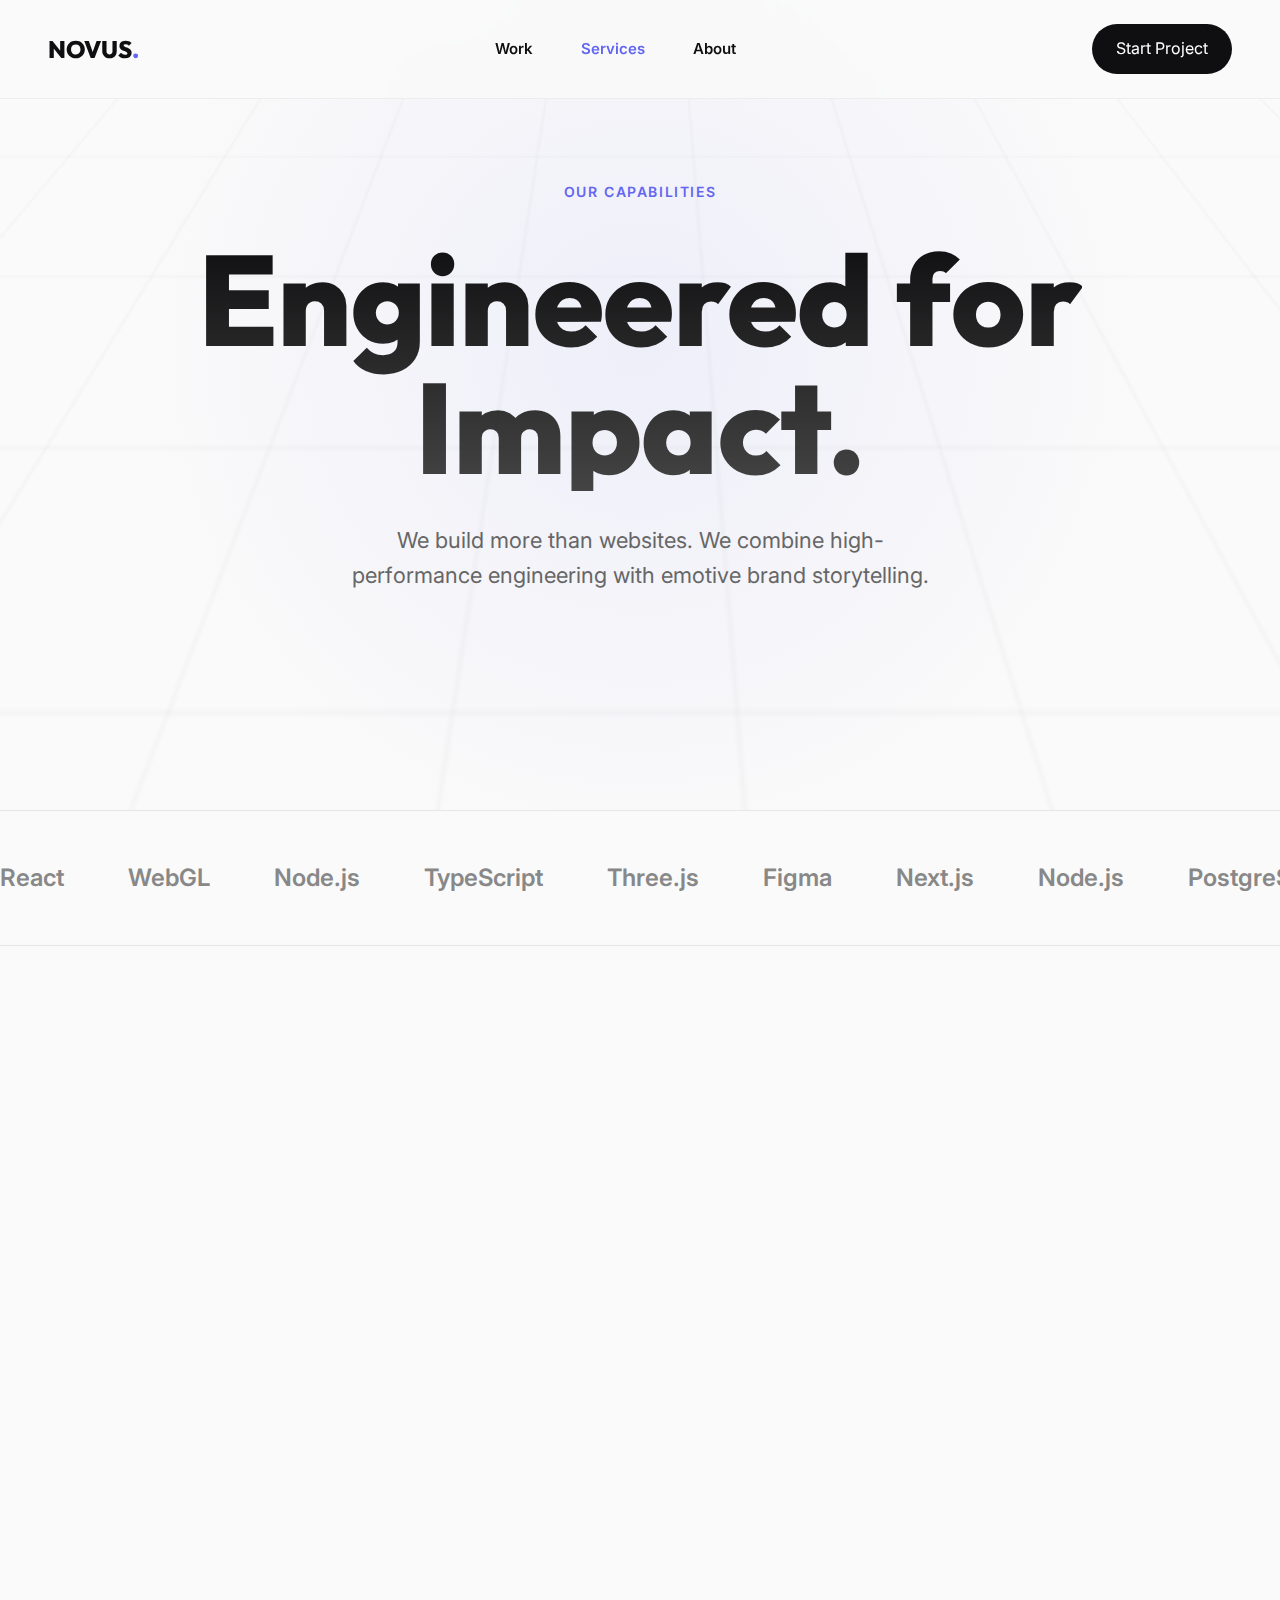
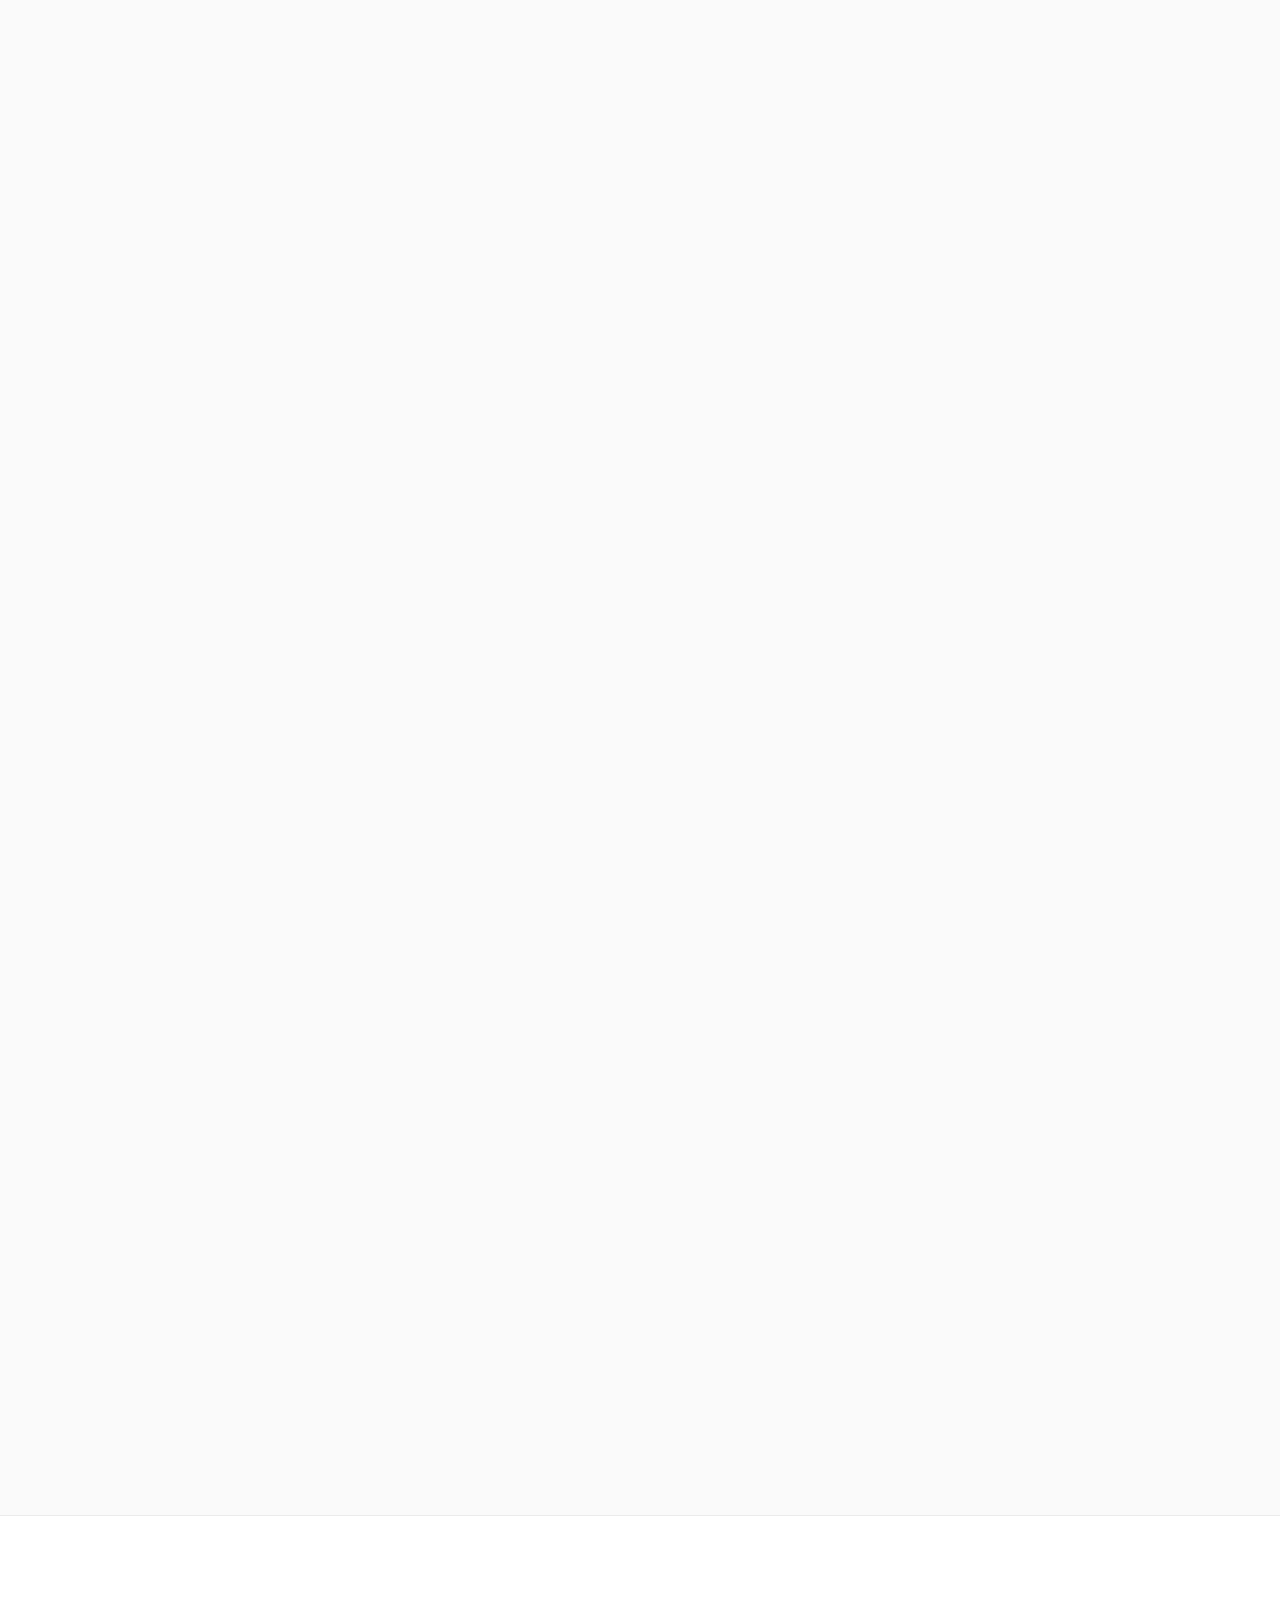
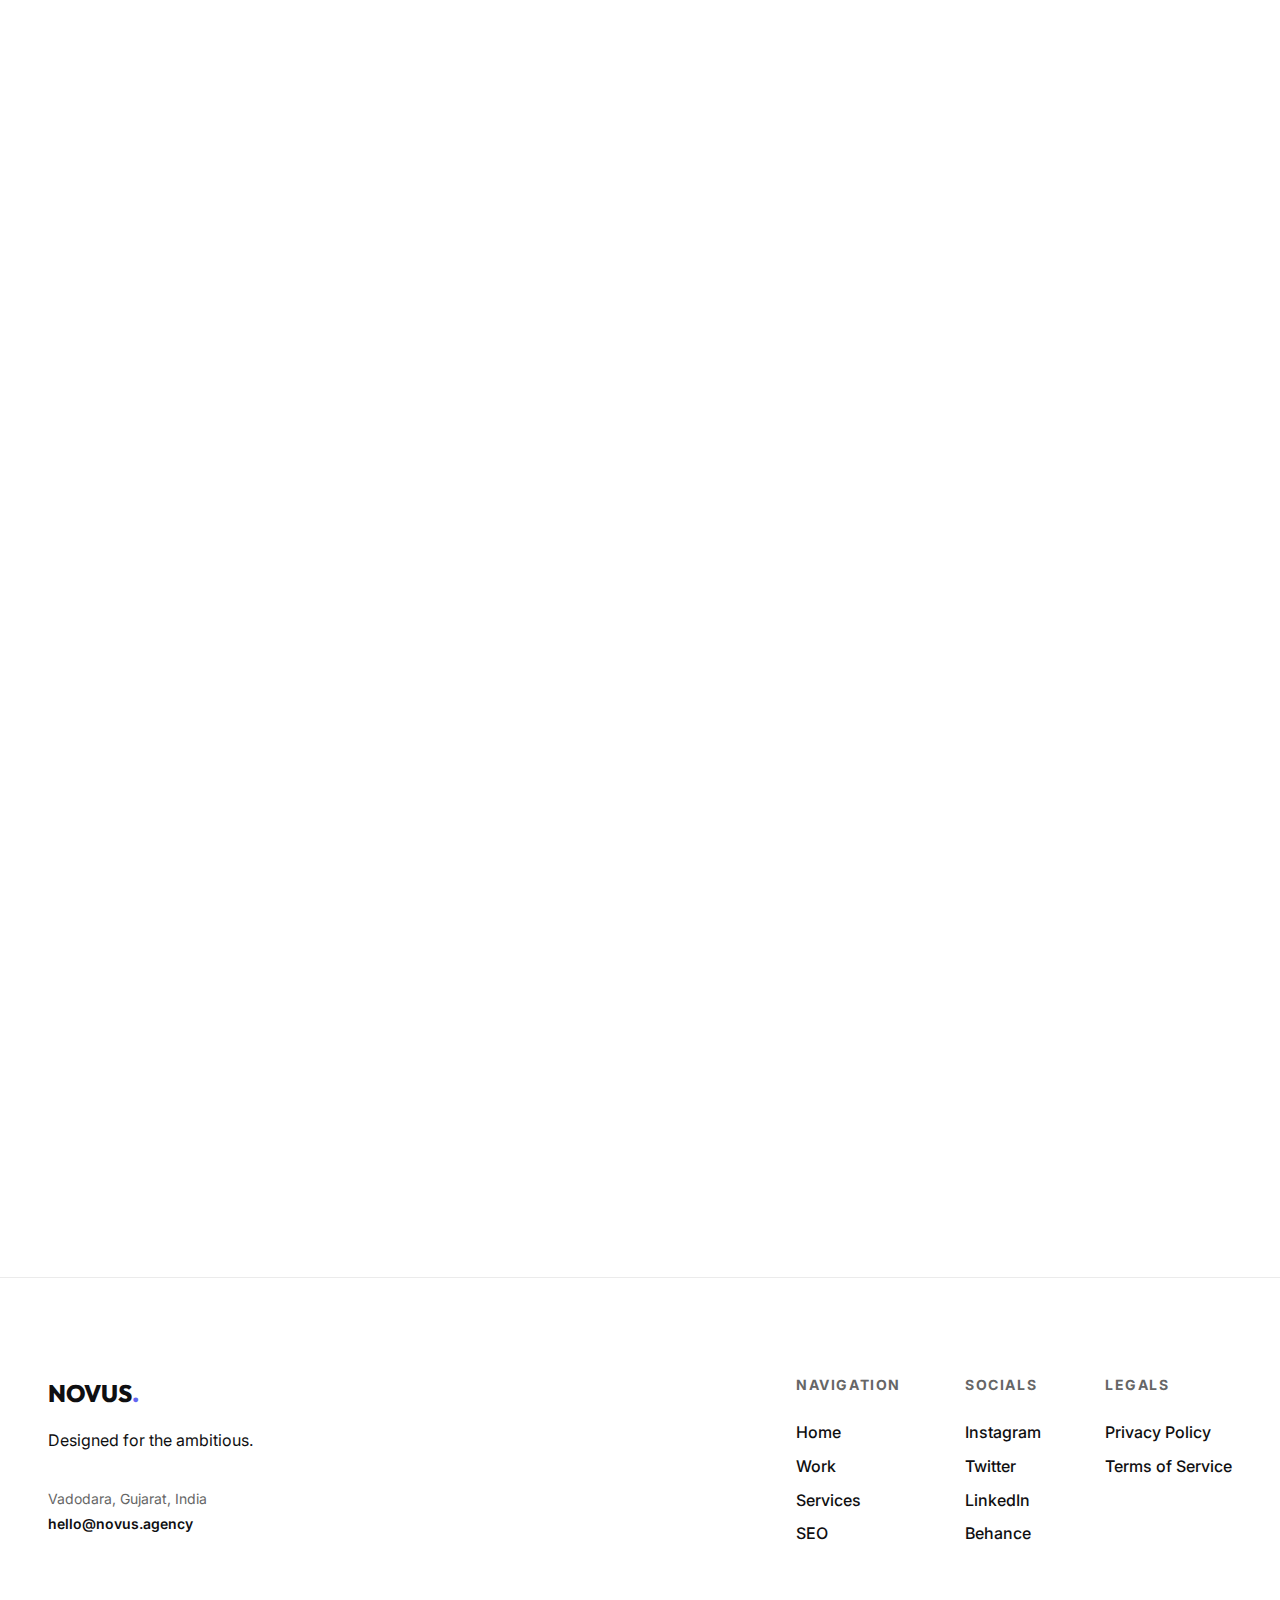
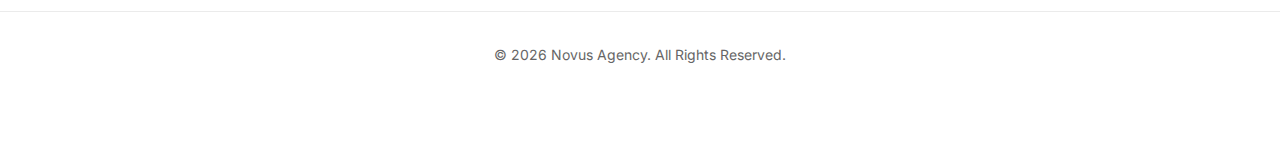
<file: Novus/services.html>
<!DOCTYPE html>
<html lang="en">

<head>
    <meta charset="UTF-8">
    <meta name="viewport" content="width=device-width, initial-scale=1.0">

    <!-- Primary Meta Tags -->
    <title>Our Services | Full-Stack Web Development & UI/UX Design | Novus</title>
    <meta name="title" content="Our Services | Full-Stack Web Development & UI/UX Design | Novus">
    <meta name="description"
        content="Explore our digital capabilities: UI/UX design, custom full-stack development, WebGL experiences, brand identity, and SEO optimization. We build high-performance, scalable interactive websites.">
    <meta name="keywords"
        content="web development services, UI/UX design india, custom software development, WebGL agency, brand consulting, SEO optimization, search engine optimization, React development, Next.js experts">
    <meta name="author" content="Novus Agency">
    <meta name="robots" content="index, follow">
    <link rel="canonical" href="https://novus.agency/services.html">

    <!-- Open Graph / Facebook -->
    <meta property="og:type" content="website">
    <meta property="og:url" content="https://novus.agency/services.html">
    <meta property="og:title" content="Our Services | Novus Digital Capabilities">
    <meta property="og:description"
        content="From Discovery to Launch: High quality development meets emotive design and strategic SEO.">
    <meta property="og:image" content="https://novus.agency/assets/og-services.png">

    <link rel="preconnect" href="https://fonts.googleapis.com">
    <link rel="preconnect" href="https://fonts.gstatic.com" crossorigin>
    <link
        href="https://fonts.googleapis.com/css2?family=Inter:wght@400;500;600&family=Outfit:wght@500;700;800&display=swap"
        rel="stylesheet">
    <link rel="stylesheet" href="style.css">
</head>

<body class="services-page">
    <script>document.body.classList.add('js-enabled');</script>

    <!-- Cursor -->


    <header class="navbar" style="background: rgba(250, 250, 250, 0.9); border-bottom: 1px solid rgba(0,0,0,0.05);">
        <div class="container navbar-container">
            <a href="index.html" class="logo" style="color: #0f0f11;">NOVUS<span class="dot"
                    style="color: #6366f1;">.</span></a>
            <nav class="nav-links">
                <a href="work.html" class="nav-link" data-text="Work" style="color: #0f0f11;">Work</a>
                <a href="services.html" class="nav-link" data-text="Services" style="color: #6366f1;">Services</a>
                <a href="about.html" class="nav-link" data-text="About" style="color: #0f0f11;">About</a>
            </nav>
            <div class="nav-actions">
                <a href="contact.html" class="cta-button magnet-target" style="background: #0f0f11; color: white;">
                    <span class="btn-text">Start Project</span>
                </a>
                <button class="menu-toggle" aria-label="Toggle Menu">
                    <span class="hamburger"></span>
                </button>
            </div>
        </div>
    </header>

    <main>
        <!-- Hero -->
        <section class="services-hero">
            <div class="services-hero-bg"></div>
            <div class="hero-spotlight"></div>
            <div class="services-hero-content">
                <span class="section-label reveal-text"
                    style="color: #6366f1; margin-bottom: 32px; display: block; font-weight: 600; letter-spacing: 1.6px; text-transform: uppercase;">Our
                    Capabilities</span>
                <h1 class="services-title reveal-text delay-1">Engineered for<br>Impact.</h1>
                <p class="services-subtitle reveal-text delay-2">
                    We build more than websites. We combine high-performance engineering with emotive brand
                    storytelling.
                </p>
            </div>
        </section>

        <!-- Tools Marquee -->
        <div class="tools-marquee">
            <div class="tools-track">
                <span class="tool-item">React</span>
                <span class="tool-item">WebGL</span>
                <span class="tool-item">Node.js</span>
                <span class="tool-item">TypeScript</span>
                <span class="tool-item">Three.js</span>
                <span class="tool-item">Figma</span>
                <span class="tool-item">Next.js</span>
                <span class="tool-item">Node.js</span>
                <span class="tool-item">PostgreSQL</span>
                <!-- Duplicate for infinite loop -->
                <span class="tool-item">React</span>
                <span class="tool-item">WebGL</span>
                <span class="tool-item">Node.js</span>
                <span class="tool-item">TypeScript</span>
                <span class="tool-item">Three.js</span>
                <span class="tool-item">Figma</span>
                <span class="tool-item">Next.js</span>
                <span class="tool-item">Node.js</span>
                <span class="tool-item">PostgreSQL</span>
            </div>
        </div>

        <!-- Service Categories -->
        <section class="container" style="padding-bottom: 128px;">
            <div class="minimal-service-list">
                <div class="minimal-service-item reveal-on-scroll">
                    <div class="service-identity">
                        <span class="service-num">01</span>
                        <h2 class="minimal-service-title">UI</h2>
                    </div>
                    <p class="minimal-service-desc">We design high-fidelity interfaces that express your brand and
                        create meaningful engagement.</p>
                </div>
                <div class="minimal-service-item reveal-on-scroll delay-1">
                    <div class="service-identity">
                        <span class="service-num">02</span>
                        <h2 class="minimal-service-title">UX</h2>
                    </div>
                    <p class="minimal-service-desc">We engineer seamless user journeys through deep research, behavioral
                        audits, and high-performance logic maps to support your goals.</p>
                </div>
                <div class="minimal-service-item reveal-on-scroll delay-2">
                    <div class="service-identity">
                        <span class="service-num">03</span>
                        <h2 class="minimal-service-title">CODE</h2>
                    </div>
                    <p class="minimal-service-desc">We write clean, high-performance architecture using modern
                        frameworks that scale with your digital ambition.</p>
                </div>
                <div class="minimal-service-item reveal-on-scroll delay-3">
                    <div class="service-identity">
                        <span class="service-num">04</span>
                        <h2 class="minimal-service-title">QA</h2>
                    </div>
                    <p class="minimal-service-desc">We run rigorous testing cycles to ensure pixel precision and zero
                        logic flaws across all devices.</p>
                </div>
                <div class="minimal-service-item reveal-on-scroll delay-4">
                    <div class="service-identity">
                        <span class="service-num">05</span>
                        <h2 class="minimal-service-title">WEB</h2>
                    </div>
                    <p class="minimal-service-desc">We transform complex concepts into fluid, responsive web experiences
                        built for clarity and performance.</p>
                </div>
                <div class="minimal-service-item reveal-on-scroll delay-5">
                    <div class="service-identity">
                        <span class="service-num">06</span>
                        <h2 class="minimal-service-title">SVG</h2>
                    </div>
                    <p class="minimal-service-desc">We create lightweight, crisp, interactive vector graphics that bring
                        the browser to life through creative coding.</p>
                </div>
                <div class="minimal-service-item reveal-on-scroll delay-6">
                    <div class="service-identity">
                        <span class="service-num">07</span>
                        <h2 class="minimal-service-title">SEO</h2>
                    </div>
                    <p class="minimal-service-desc">We improve discoverability through structured content and
                        data-driven optimization to position your website at the top of search results.</p>
                </div>
            </div>
        </section>

        <!-- Process Section -->
        <section class="process-section">
            <div class="container">
                <div class="section-header reveal-on-scroll" style="margin-bottom: 64px;">
                    <span class="section-label">The Blueprint</span>
                    <h2 class="section-title" style="color: #0f0f11;">How We Build</h2>
                </div>

                <div class="process-list">
                    <div class="process-row reveal-on-scroll">
                        <div class="process-num">01</div>
                        <div class="process-content">
                            <h3 class="srv-title">Discovery & Audit</h3>
                            <p>We strip everything back. We analyze your market, audit your current stack, and define
                                the technical constraints and creative opportunities.</p>
                        </div>
                    </div>
                    <div class="process-row reveal-on-scroll delay-1">
                        <div class="process-num">02</div>
                        <div class="process-content">
                            <h3 class="srv-title">Strategic Architecture</h3>
                            <p>Before a single pixel is pushed, we map the user journey and data flow. This ensures the
                                foundation is solid enough to support the vision.</p>
                        </div>
                    </div>
                    <div class="process-row reveal-on-scroll delay-2">
                        <div class="process-num">03</div>
                        <div class="process-content">
                            <h3 class="srv-title">Iterative Design</h3>
                            <p>We work in sprints. You see the product evolve in real-time. High-fidelity prototypes
                                allow for early testing and rapid refinement.</p>
                        </div>
                    </div>
                    <div class="process-row reveal-on-scroll delay-3">
                        <div class="process-num">04</div>
                        <div class="process-content">
                            <h3 class="srv-title">Development & Launch</h3>
                            <p>Pixel-perfect implementation with clean code, semantic markup, and a stable,
                                production-ready release.</p>
                        </div>
                    </div>
                </div>
            </div>
        </section>
    </main>

    <div id="footer-placeholder"></div>


    <script src="modal.js"></script>
    <script src="script.js"></script>
</body>

</html>
</file>
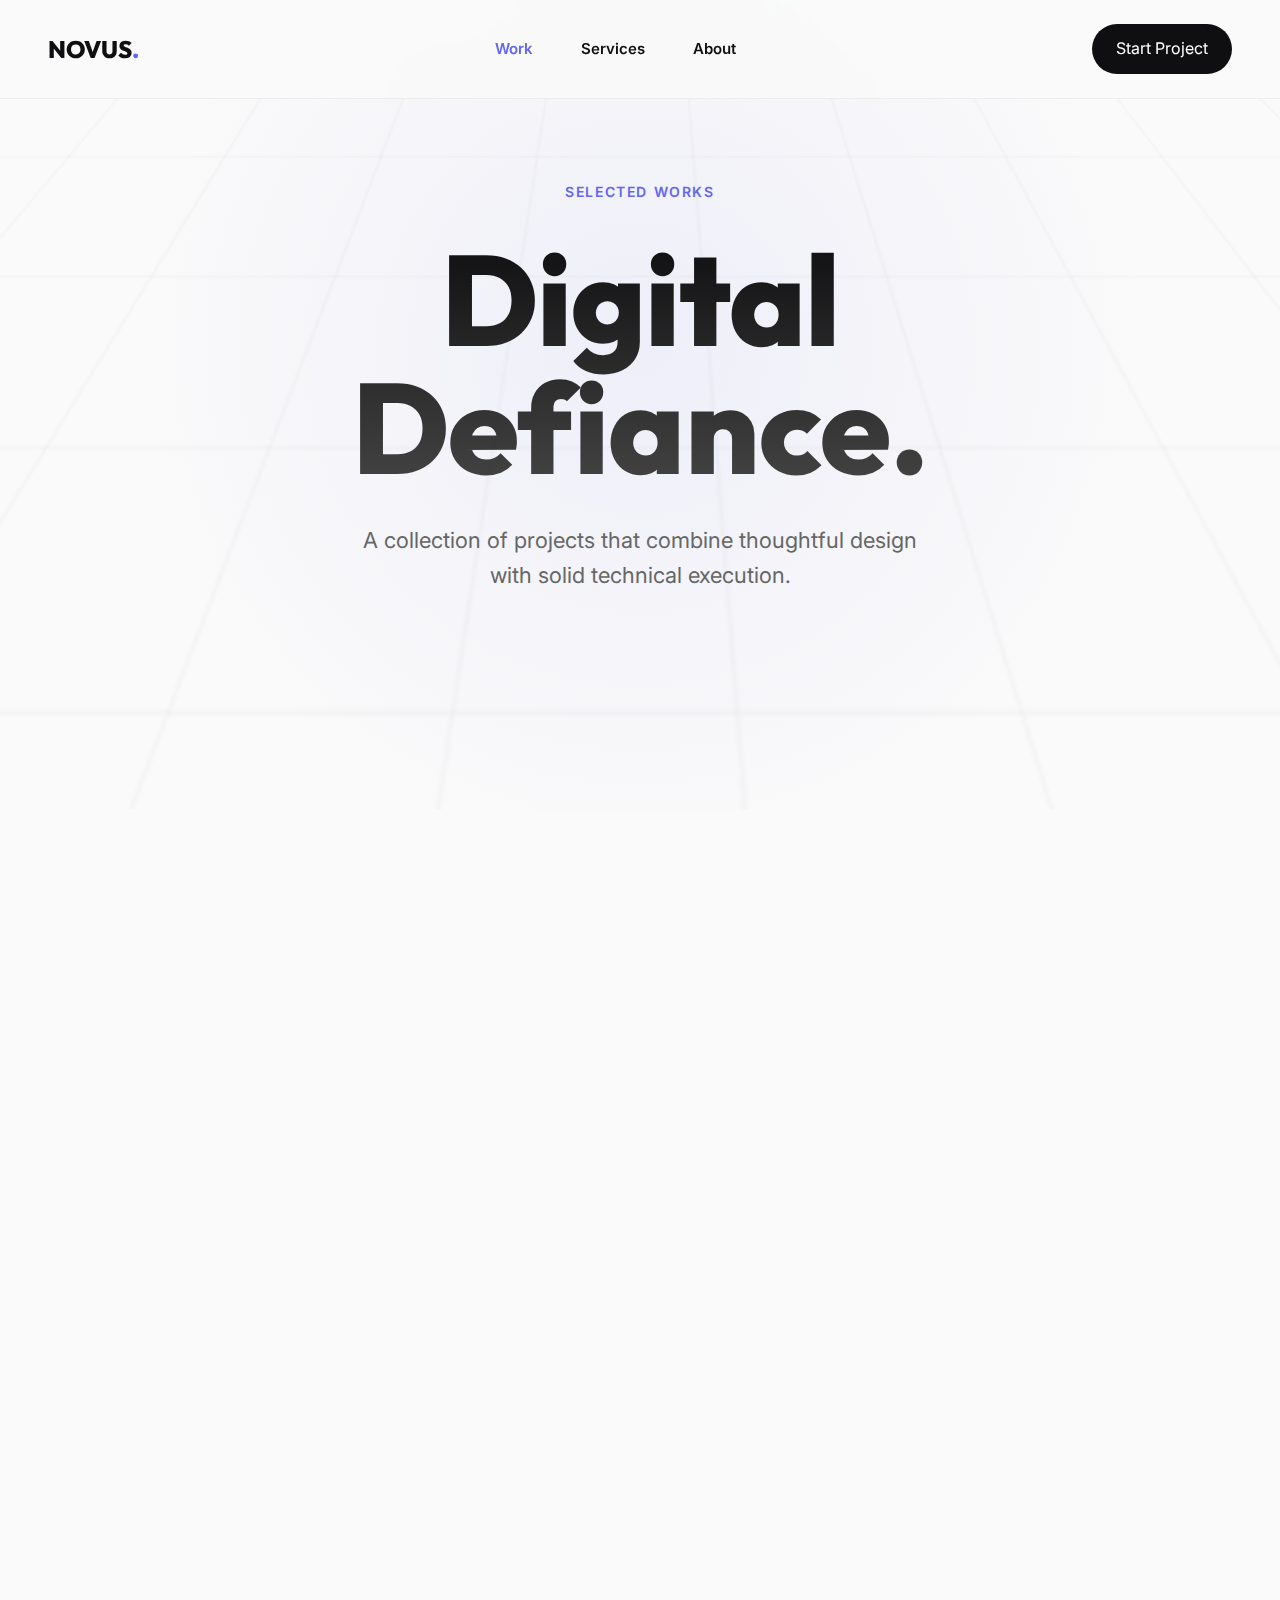
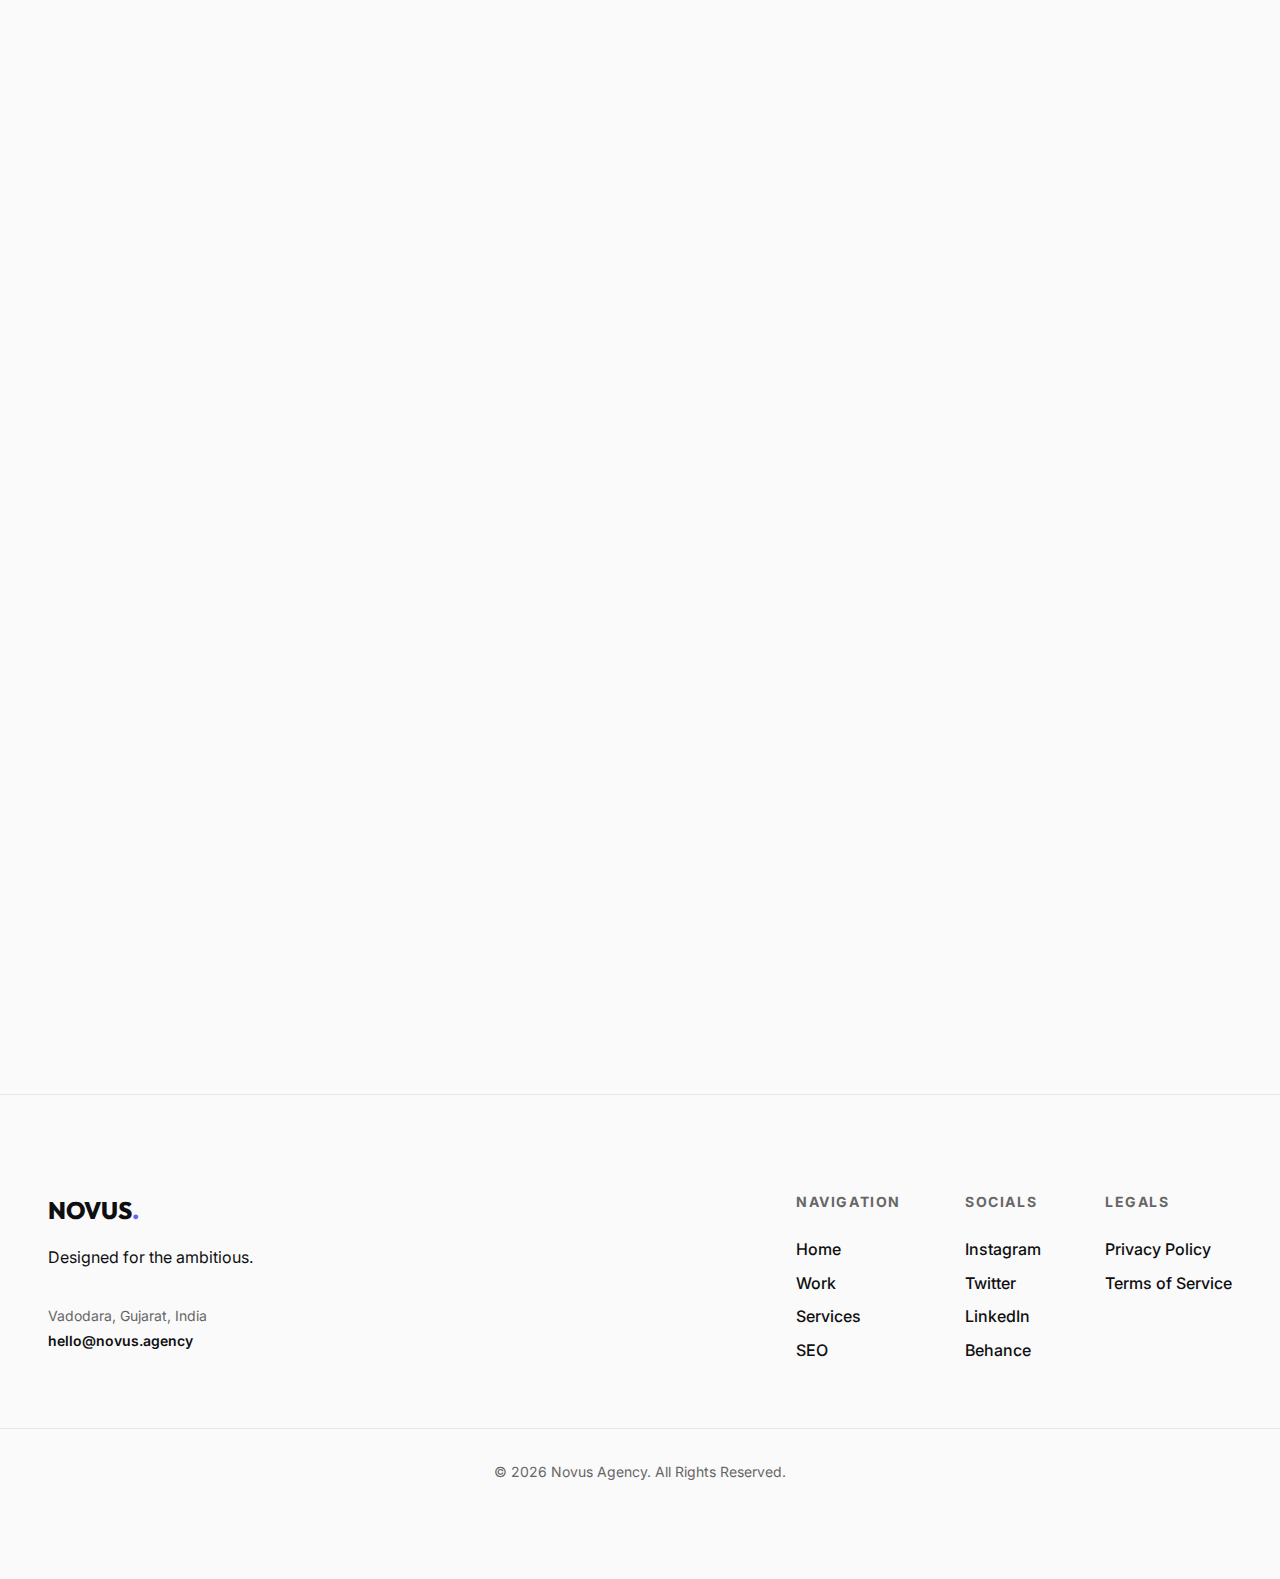
<file: Novus/work.html>
<!DOCTYPE html>
<html lang="en">

<head>
    <meta charset="UTF-8">
    <meta name="viewport" content="width=device-width, initial-scale=1.0">

    <!-- Primary Meta Tags -->
    <title>Our Work | Portfolio of Modern Web Design & Development | Novus</title>
    <meta name="title" content="Our Work | Portfolio of Modern Web Design & Development | Novus">
    <meta name="description"
        content="Explore our web design and development portfolio featuring high-performance websites, SaaS platforms, and conversion-focused digital experiences.">
    <meta name="keywords"
        content="web design portfolio, development case studies, UI/UX portfolio india, WebGL showcase, digital design projects, design collection">
    <meta name="author" content="Novus Agency">
    <meta name="robots" content="index, follow">
    <link rel="canonical" href="https://novus.agency/work.html">

    <!-- Open Graph / Facebook -->
    <meta property="og:type" content="website">
    <meta property="og:url" content="https://novus.agency/work.html">
    <meta property="og:title" content="Our Work | Selected Digital Masterpieces by Novus">
    <meta property="og:description"
        content="A collection of projects that combine thoughtful design with solid technical execution.">
    <meta property="og:image" content="https://novus.agency/assets/og-work.png">

    <link rel="preconnect" href="https://fonts.googleapis.com">
    <link rel="preconnect" href="https://fonts.gstatic.com" crossorigin>
    <link
        href="https://fonts.googleapis.com/css2?family=Inter:wght@400;500;600&family=Outfit:wght@500;700;800&display=swap"
        rel="stylesheet">
    <link rel="stylesheet" href="style.css">
</head>

<body class="work-page">
    <script>document.body.classList.add('js-enabled');</script>

    <!-- Cursor -->


    <header class="navbar" style="background: rgba(250, 250, 250, 0.9); border-bottom: 1px solid rgba(0,0,0,0.05);">
        <div class="container navbar-container">
            <a href="index.html" class="logo" style="color: #0f0f11;">NOVUS<span class="dot"
                    style="color: #6366f1;">.</span></a>
            <nav class="nav-links">
                <a href="work.html" class="nav-link" data-text="Work" style="color: #6366f1;">Work</a>
                <a href="services.html" class="nav-link" data-text="Services" style="color: #0f0f11;">Services</a>
                <a href="about.html" class="nav-link" data-text="About" style="color: #0f0f11;">About</a>
                <a href="contact.html" class="nav-link mobile-cta" data-text="Start Project">Start Project</a>
            </nav>
            <div class="nav-actions">
                <a href="contact.html" class="cta-button magnet-target" style="background: #0f0f11; color: white;">
                    <span class="btn-text">Start Project</span>
                </a>
                <button class="menu-toggle" aria-label="Toggle Menu">
                    <span class="hamburger"></span>
                </button>
            </div>
        </div>
    </header>

    <main>
        <!-- Hero -->
        <section class="work-hero">
            <div class="work-hero-bg"></div>
            <div class="hero-spotlight"></div>
            <div class="work-hero-content">
                <span class="section-label reveal-text"
                    style="color: #6366f1; margin-bottom: 32px; display: block; font-weight: 600; letter-spacing: 1.6px; text-transform: uppercase;">Selected
                    Works</span>
                <h1 class="work-title reveal-text delay-1">Digital<br>Defiance.</h1>
                <p class="work-subtitle reveal-text delay-2">
                    A collection of projects that combine thoughtful design with solid technical execution.
                </p>


            </div>
        </section>

        <!-- Project Grid -->
        <section class="container">
            <div class="full-project-grid">

                <!-- Project 1 -->
                <a href="#" class="project-card large reveal-on-scroll">
                    <div class="project-thumb">
                        <img src="assets/PORTFOLIOS/dating-screenshots/hero-section.png" alt="Tangled"
                            class="project-img-full">
                    </div>
                    <div class="project-meta">
                        <div>
                            <h3 class="project-title">Tangled</h3>
                            <span class="project-cats">Modern Dating App</span>
                        </div>
                        <span class="project-arrow">
                            <svg width="36" height="36" viewBox="0 0 24 24" fill="none"
                                xmlns="http://www.w3.org/2000/svg">
                                <path d="M2 22L22 2M22 2H10M22 2V14" stroke="currentColor" stroke-width="1.2"
                                    stroke-linecap="round" stroke-linejoin="round" />
                            </svg>
                        </span>
                    </div>
                </a>

                <!-- Project 2 -->
                <a href="#" class="project-card reveal-on-scroll delay-1">
                    <div class="project-thumb">
                        <img src="assets/PORTFOLIOS/yoga-screenshots/yoga-hero.png" alt="Aura NYC"
                            class="project-img-full">
                    </div>
                    <div class="project-meta">
                        <div>
                            <h3 class="project-title">Aura NYC</h3>
                            <span class="project-cats">Wellness Yoga Center</span>
                        </div>
                        <span class="project-arrow">
                            <svg width="36" height="36" viewBox="0 0 24 24" fill="none"
                                xmlns="http://www.w3.org/2000/svg">
                                <path d="M2 22L22 2M22 2H10M22 2V14" stroke="currentColor" stroke-width="1.2"
                                    stroke-linecap="round" stroke-linejoin="round" />
                            </svg>
                        </span>
                    </div>
                </a>

                <!-- Project 3 -->
                <a href="#" class="project-card reveal-on-scroll delay-2">
                    <div class="project-thumb">
                        <img src="assets/PORTFOLIOS/cars-portfolio/Meore-screenshots/meore.png" alt="Meore"
                            class="project-img-full">
                    </div>
                    <div class="project-meta">
                        <div>
                            <h3 class="project-title">Meore</h3>
                            <span class="project-cats">Cyber Security Platform</span>
                        </div>
                        <span class="project-arrow">
                            <svg width="36" height="36" viewBox="0 0 24 24" fill="none"
                                xmlns="http://www.w3.org/2000/svg">
                                <path d="M2 22L22 2M22 2H10M22 2V14" stroke="currentColor" stroke-width="1.2"
                                    stroke-linecap="round" stroke-linejoin="round" />
                            </svg>
                        </span>
                    </div>
                </a>

                <!-- Project 4 -->
                <a href="#" class="project-card reveal-on-scroll">
                    <div class="project-thumb">
                        <img src="assets/PORTFOLIOS/cars-portfolio/feed-cars.png" alt="Automobia"
                            class="project-img-full">
                    </div>
                    <div class="project-meta">
                        <div>
                            <h3 class="project-title">Automobia</h3>
                            <span class="project-cats">Automobile Discovery Platform</span>
                        </div>
                        <span class="project-arrow">
                            <svg width="36" height="36" viewBox="0 0 24 24" fill="none"
                                xmlns="http://www.w3.org/2000/svg">
                                <path d="M2 22L22 2M22 2H10M22 2V14" stroke="currentColor" stroke-width="1.2"
                                    stroke-linecap="round" stroke-linejoin="round" />
                            </svg>
                        </span>
                    </div>
                </a>
                <!-- Project 5 -->
                <a href="#" class="project-card reveal-on-scroll delay-1">
                    <div class="project-thumb">
                        <img src="assets/PORTFOLIOS/posting/posting-hero.png" alt="Posting" class="project-img-full">
                    </div>
                    <div class="project-meta">
                        <div>
                            <h3 class="project-title">Posting</h3>
                            <span class="project-cats">Job Hunting Platform</span>
                        </div>
                        <span class="project-arrow">
                            <svg width="36" height="36" viewBox="0 0 24 24" fill="none"
                                xmlns="http://www.w3.org/2000/svg">
                                <path d="M2 22L22 2M22 2H10M22 2V14" stroke="currentColor" stroke-width="1.2"
                                    stroke-linecap="round" stroke-linejoin="round" />
                            </svg>
                        </span>
                    </div>
                </a>
            </div>
        </section>

        <div id="footer-placeholder"></div>


        <script src="modal.js"></script>
        <script src="script.js"></script>

</body>

</html>
</file>
<file: Novus/style.css>
/* Global Animation Blocker for Resize */
.resize-animation-stopper * {
    animation: none !important;
    transition: none !important;
}

:root {
    --bg-color: #fafafa;
    --text-color: #0f0f11;
    --text-secondary: #666666;
    /* Vibrant, sophisticated gradients */
    --gradient-1: linear-gradient(135deg, #6366f1, #a855f7);
    /* Indigo to Purple */
    --gradient-2: linear-gradient(135deg, #3b82f6, #06b6d4);
    /* Blue to Cyan */
    --gradient-3: linear-gradient(135deg, #f43f5e, #fb923c);
    /* Rose to Orange */
    --surface-color: rgba(255, 255, 255, 0.6);
    --glass-blur: blur(20px);
    --border-color: rgba(0, 0, 0, 0.08);
    --transition-smooth: 0.6s cubic-bezier(0.22, 1, 0.36, 1);
    --transition-bounce: 0.5s cubic-bezier(0.68, -0.6, 0.32, 1.6);
    --font-heading: 'Outfit', sans-serif;
    --font-body: 'Inter', sans-serif;
    --spacing-xs: 8px;
    --spacing-sm: 24px;
    --spacing-md: 48px;
    --spacing-lg: 96px;
    --spacing-xl: 160px;
    /* About Page Theme */
    --about-bg: #0b0b0d;
    --about-text: #f0f0f0;
    --about-accent: #3b82f6;
    --about-line: rgba(255, 255, 255, 0.1);
    /* Work Page Theme */
    --work-bg: #fafafa;
    --work-text: #0f0f11;
    --work-accent: #6366f1;
    /* Services Page Theme */
    --srv-bg: #fafafa;
    --srv-card-bg: #ffffff;
    --srv-text: #0f0f11;
    --srv-accent: #6366f1;
    --srv-border: rgba(0, 0, 0, 0.08);
    --srv-hover: rgba(0, 0, 0, 0.03);
    --srv-secondary: #666666;
    /* Product Design Theme */
    --accent-blue: #3b82f6;
    --accent-purple: #8b5cf6;
}

* {
    margin: 0;
    padding: 0;
    box-sizing: border-box;
}

html {
    scroll-behavior: smooth;
    scroll-padding-top: 100px;
    font-size: 16px;
    height: 100%;
}

body {
    background-color: var(--bg-color);
    color: var(--text-color);
    font-family: var(--font-body);
    line-height: 1.6;
    overflow-x: hidden;
    height: 100%;
}

/* Noise Overlay */
.noise-overlay {
    position: fixed;
    top: 0;
    left: 0;
    width: 100%;
    height: 100%;
    pointer-events: none;
    z-index: 9000;
    opacity: 0.05;
    background: url('data:image/svg+xml;utf8,%3Csvg viewBox="0 0 200 200" xmlns="http://www.w3.org/2000/svg"%3E%3Cfilter id="noiseFilter"%3E%3CfeTurbulence type="fractalNoise" baseFrequency="0.65" numOctaves="3" stitchTiles="stitch"/%3E%3C/filter%3E%3Crect width="100%25" height="100%25" filter="url(%23noiseFilter)"/%3E%3C/svg%3E');
}




/* Typography */
h1,
h2,
h3 {
    font-family: var(--font-heading);
    font-weight: 700;
    line-height: 1.1;
    letter-spacing: -0.5px;
}

.line-inner {
    display: block;
    transform: translateY(100%);
    transition: transform 1s cubic-bezier(0.16, 1, 0.3, 1);
}

body.loaded .line-inner {
    transform: translateY(0) !important;
}

.hero-subtitle {
    font-size: clamp(18px, 2vw, 24px);
    color: var(--text-secondary);
    max-width: 50ch;
    margin-bottom: var(--spacing-md);
}

/* Navbar */
.navbar {
    position: fixed;
    top: 0;
    left: 0;
    width: 100%;
    padding: var(--spacing-sm) 0;
    z-index: 1000;
    transition: all 0.3s ease;
    background: rgba(255, 255, 255, 0.05);
    backdrop-filter: blur(15px);
    -webkit-backdrop-filter: blur(15px);
    border-bottom: 1px solid rgba(0, 0, 0, 0.05);
}

.navbar-container {
    display: flex;
    justify-content: space-between;
    align-items: center;
    width: 100%;
}

.logo {
    font-family: var(--font-heading);
    font-weight: 800;
    font-size: 24px;
    color: var(--text-color);
    text-decoration: none;
}

nav {
    display: flex;
    gap: var(--spacing-md);
    align-items: center;
}

.nav-link {
    font-weight: 600;
    position: relative;
    color: var(--text-color);
    text-decoration: none;
    font-size: 15px;
    padding: 8px 0;
    transition: color 0.3s;
}

.nav-link:hover {
    color: #6366f1 !important;
}

.mobile-cta {
    display: none;
}

/* Buttons */
.btn {
    position: relative;
    display: inline-flex;
    align-items: center;
    justify-content: center;
    padding: 20px 40px;
    border-radius: 100px;
    font-weight: 600;
    overflow: hidden;
    transition: transform 0.3s;
    border: none;
    font-size: 16px;
    text-decoration: none;
}

::selection,
.btn-primary {
    background: var(--text-color);
    color: white;
}

.btn-fill {
    position: absolute;
    top: 0;
    left: 0;
    width: 100%;
    height: 100%;
    background: var(--gradient-1);
    z-index: 0;
    transform: scaleY(0);
    transform-origin: bottom;
    transition: transform 0.4s cubic-bezier(0.16, 1, 0.3, 1);
    border-radius: 100px;
}

.btn:hover .btn-fill {
    transform: scaleY(1);
}

.nav-actions {
    display: flex;
    align-items: center;
    gap: var(--spacing-sm);
}

.menu-toggle {
    display: none;
    background: none;
    border: none;
    width: 44px;
    height: 44px;
    padding: 10px;
    position: relative;
    z-index: 2000;
}

.hamburger {
    display: block;
    width: 24px;
    height: 2px;
    background: var(--text-color);
    position: relative;
    transition: background 0.3s;
}

.hamburger::before,
.hamburger::after {
    content: '';
    position: absolute;
    width: 24px;
    height: 2px;
    background: var(--text-color);
    transition: all 0.3s cubic-bezier(0.16, 1, 0.3, 1);
}

.hamburger::before {
    top: -8px;
}

.hamburger::after {
    bottom: -8px;
}

/* Open State Animations */
body.nav-active .hamburger {
    background: transparent !important;
}

body.nav-active .hamburger::before {
    transform: rotate(45deg);
    top: 0;
}

body.nav-active .hamburger::after {
    transform: rotate(-45deg);
    bottom: 0;
}

/* Immersive/About Theme Overrides */
.immersive-page .hamburger,
.immersive-page .hamburger::before,
.immersive-page .hamburger::after,
.about-page .hamburger,
.about-page .hamburger::before,
.about-page .hamburger::after {
    background: #fff;
}

.btn-text {
    position: relative;
    z-index: 1;
    transition: color 0.3s ease;
}

.cta-button {
    background: var(--text-color);
    color: white;
    padding: 12px 24px;
    border-radius: 50px;
    text-decoration: none;
    display: inline-block;
}

.magnet-target,
.btn,
.cta-button,
.contact-option,
.contact-email {
    transition: transform 0.25s cubic-bezier(0.23, 1, 0.32, 1);
}

.magnet-target .btn-text,
.btn .btn-text,
.cta-button .btn-text {
    transition: transform 0.3s cubic-bezier(0.23, 1, 0.32, 1);
    display: inline-block;
}

.contact-option .option-text {
    transition: transform 0.3s cubic-bezier(0.23, 1, 0.32, 1);
}


/* Layout */
.container {
    max-width: 1400px;
    margin: 0 auto;
    padding: 0 var(--spacing-md);
}

section {
    padding: var(--spacing-xl) 0;
    position: relative;
}

.section-header {
    margin-bottom: var(--spacing-lg);
}

.section-label {
    display: block;
    font-size: 14px;
    text-transform: uppercase;
    letter-spacing: 1.6px;
    color: var(--text-secondary);
    margin-bottom: var(--spacing-xs);
    margin-top: var(--spacing-sm);
}

.section-title {
    font-size: clamp(40px, 5vw, 64px);
}

/* Hero */
.hero {
    min-height: 100vh;
    display: flex;
    flex-direction: column;
    justify-content: center;
    padding-top: var(--spacing-xl);
    padding-bottom: var(--spacing-lg);
    position: relative;
    overflow: hidden;
}

.hero-bg {
    position: absolute;
    top: 0;
    left: 0;
    width: 100%;
    height: 100%;
    z-index: -1;
}

.hero-grid-overlay {
    position: absolute;
    top: 0;
    left: 0;
    width: 100%;
    height: 100%;
    background-image:
        linear-gradient(rgba(0, 0, 0, 0.03) 1px, transparent 1px),
        linear-gradient(90deg, rgba(0, 0, 0, 0.03) 1px, transparent 1px);
    background-size: 80px 80px;
    z-index: 0;
    mask-image: radial-gradient(circle at center, black 30%, transparent 80%);
    -webkit-mask-image: radial-gradient(circle at center, black 30%, transparent 80%);
}

.hero-content {
    width: 100%;
    max-width: 1400px;
    margin: 0 auto;
    padding: 0 var(--spacing-md);
    position: relative;
    z-index: 2;
    height: 100%;
    display: flex;
    flex-direction: column;
    justify-content: center;
}

.hero-header {
    margin-bottom: var(--spacing-md);
}

.hero-label {
    font-family: var(--font-body);
    font-size: 14px;
    text-transform: uppercase;
    letter-spacing: 4px;
    margin-bottom: 24px;
    display: block;
    color: var(--text-secondary);
    font-weight: 600;
}

.hero-title {
    font-size: clamp(72px, 12vw, 160px);
    line-height: 0.9;
    margin-left: -0.5px;
    letter-spacing: -0.96px;
    color: var(--text-color);
    width: 100%;
    word-break: break-word;
}

.hero-footer-row {
    display: flex;
    justify-content: space-between;
    align-items: flex-end;
    margin-top: var(--spacing-sm);
}

.hero-text-block {
    max-width: 600px;
}

.rotating-badge svg {
    animation: spin 20s linear infinite;
    fill: var(--text-color);
    width: 100%;
    height: 100%;
}

.badge-text {
    font-family: var(--font-heading);
    font-weight: 600;
    text-transform: uppercase;
    font-size: 12px;
    letter-spacing: 2.5px;
}

.badge-icon {
    position: absolute;
    top: 50%;
    left: 50%;
    transform: translate(-50%, -50%);
    font-family: var(--font-heading);
    font-weight: 800;
    font-size: 40px;
}


@keyframes spin {
    0% {
        transform: rotate(0deg);
    }

    100% {
        transform: rotate(360deg);
    }
}

/* Orbs */
.hero-bg .gradient-orb {
    position: absolute;
    border-radius: 50%;
    filter: blur(120px);
    /* Softer blur */
    opacity: 0.4;
    animation: float 15s infinite ease-in-out alternate;
}

.orb-1 {
    width: 50vw;
    height: 50vw;
    background: var(--gradient-1);
    top: -20%;
    right: -10%;
}

.orb-2 {
    width: 40vw;
    height: 40vw;
    background: var(--gradient-2);
    bottom: -10%;
    left: -10%;
    animation-delay: -5s;
}

.orb-3 {
    width: 30vw;
    height: 30vw;
    background: var(--gradient-3);
    top: 40%;
    left: 50%;
    transform: translate(-50%, -50%);
    animation-delay: -10s;
}

@keyframes float {
    0% {
        transform: translate(0, 0) scale(1) rotate(0deg);
    }

    100% {
        transform: translate(40px, -40px) scale(1.05) rotate(10deg);
    }
}

/* Services */
/* Services */
.services-grid {
    display: grid;
    grid-template-columns: repeat(auto-fit, minmax(350px, 1fr));
    gap: var(--spacing-md);
}

.service-card {
    display: flex;
    flex-direction: column;
    justify-content: space-between;
    min-height: 420px;
    padding: 48px;
    border-radius: 32px;
    background: #fff;
    border: 1px solid rgba(0, 0, 0, 0.06);
    position: relative;
    overflow: hidden;
    transition: all 0.6s cubic-bezier(0.16, 1, 0.3, 1);
    isolation: isolate;
}

.service-card:hover {
    background: #0f0f11;
    transform: translateY(-8px);
    border-color: transparent;
    box-shadow: 0 30px 60px -10px rgba(0, 0, 0, 0.15);
}

/* Internal Gradient Overlay */
.card-bg-gradient {
    position: absolute;
    inset: 0;
    background: linear-gradient(135deg, #6366f1, #a855f7);
    opacity: 0;
    transition: opacity 0.6s ease;
    z-index: 0;
    filter: blur(80px);
    /* Soft glow effect */
    transform: scale(0.8);
}

.service-card:hover .card-bg-gradient {
    opacity: 0.2;
    /* Subtle purple glow on dark bg */
    transform: scale(1);
}

/* Header */
.card-header {
    display: flex;
    justify-content: space-between;
    align-items: flex-start;
    margin-bottom: auto;
    position: relative;
    z-index: 2;
}

.service-num {
    font-size: 16px;
    font-weight: 600;
    color: var(--text-color);
    border: 1px solid rgba(0, 0, 0, 0.1);
    padding: 8px 16px;
    border-radius: 100px;
    transition: all 0.4s ease;
    font-family: var(--font-body);
}

.service-card:hover .service-num {
    color: #fff;
    border-color: rgba(255, 255, 255, 0.2);
    background: rgba(255, 255, 255, 0.1);
}

.icon-wrapper {
    width: 60px;
    height: 60px;
    background: #f3f4f6;
    border-radius: 50%;
    display: flex;
    align-items: center;
    justify-content: center;
    transition: all 0.5s cubic-bezier(0.34, 1.56, 0.64, 1);
    color: var(--text-color);
}

.service-card:hover .icon-wrapper {
    background: rgba(255, 255, 255, 0.15);
    color: #fff;
    transform: rotate(15deg) scale(1.1);
}

.service-icon {
    width: 28px;
    height: 28px;
}

/* Body */
.card-body {
    position: relative;
    z-index: 2;
    margin-top: 48px;
    margin-bottom: 32px;
}

.card-body h3 {
    font-size: 36px;
    font-weight: 700;
    margin-bottom: 16px;
    color: var(--text-color);
    transition: color 0.4s ease;
    letter-spacing: -0.5px;
    line-height: 1.1;
}

.card-body p {
    font-size: 18px;
    color: var(--text-secondary);
    transition: color 0.4s ease;
    max-width: 95%;
    line-height: 1.6;
}

/* Footer */
.card-footer {
    display: flex;
    justify-content: space-between;
    align-items: center;
    position: relative;
    z-index: 2;
    padding-top: 24px;
    border-top: 1px solid rgba(0, 0, 0, 0.08);
    transition: border-color 0.4s ease;
}

.service-card:hover .card-footer {
    border-color: rgba(255, 255, 255, 0.15);
}

.learn-more {
    font-weight: 600;
    font-size: 15px;
    color: var(--text-color);
    transition: color 0.4s ease;
}

.arrow-icon {
    display: flex;
    align-items: center;
    justify-content: center;
    transition: all 0.6s cubic-bezier(0.22, 1, 0.36, 1);
    color: var(--text-color);
}

.service-card:hover .arrow-icon {
    color: #fff;
    transform: rotate(-45deg);
}

/* Work Grid */
.project-grid {
    display: grid;
    grid-template-columns: repeat(2, 1fr);
    gap: var(--spacing-md);
}

.project-item {
    position: relative;
    /* group-hover logic handled via direct nesting */
}

.project-image {
    width: 100%;
    height: 500px;
    /* Base height */
    border-radius: 20px;
    overflow: hidden;
    position: relative;
    margin-bottom: 24px;
}

.project-image.flexible,
.project-image:has(.project-img-full) {
    height: auto;
}

.project-img-full {
    width: 100%;
    height: auto;
    display: block;
    position: relative;
    z-index: 1;
    transition: transform 0.8s cubic-bezier(0.16, 1, 0.3, 1);
}

.project-item.large .project-image {
    height: 700px;
}

.project-item.large .project-image:has(.project-img-full) {
    height: auto;
}

.parallax-bg {
    width: 100%;
    height: 120%;
    /* Taller for parallax */
    position: absolute;
    top: 0;
    left: 0;
    background-size: cover;
    background-position: center;
    transform: translateY(0);
}

.project-info {
    display: flex;
    justify-content: space-between;
    align-items: flex-end;
    padding: 0 8px;
}

.project-info h3 {
    font-size: 32px;
    margin-bottom: 4px;
}

.nav-arrow {
    display: none;
}

.project-item:hover .nav-arrow {
    transform: translate(5px, -5px);
}

/* Footer */
footer {
    border-top: 1px solid var(--border-color);
    padding: var(--spacing-lg) 0;
}

.footer-links {
    display: flex;
    gap: 32px;
}

.footer-links a {
    font-weight: 600;
}

/* Animations */
/* Animations - Progressive Enhancement */
.reveal-text,
.reveal-on-scroll {
    opacity: 1;
    /* Visible by default */
    transform: translateY(0);
    transition: all 1s cubic-bezier(0.22, 1, 0.36, 1);
}

body.js-enabled .reveal-text,
body.js-enabled .reveal-on-scroll {
    opacity: 0;
    /* Hidden initially ONLY if JS works */
    transform: translateY(30px);
}

.reveal-text.is-visible,
.reveal-on-scroll.is-visible {
    opacity: 1 !important;
    transform: translateY(0) !important;
}

.delay-1 {
    transition-delay: 0.1s;
}

.delay-2 {
    transition-delay: 0.2s;
}

.delay-3 {
    transition-delay: 0.3s;
}

/* Responsive */
@media (max-width: 768px) {

    .project-grid {
        grid-template-columns: 1fr;
    }

    .project-item.large {
        grid-column: span 1;
    }

    .project-item.large .project-image,
    .project-image {
        height: 350px;
    }

    .hero-footer-row {
        flex-direction: column;
        align-items: flex-start;
        gap: 40px;
    }

    .badge-wrapper {
        align-self: flex-start;
    }

    .scroll-indicator {
        bottom: 16px;
    }

    .navbar {
        padding: 16px 0;
    }

    .navbar-container {
        padding-left: var(--spacing-sm);
        padding-right: var(--spacing-sm);
    }



    nav.nav-links {
        position: fixed;
        top: 0;
        left: 0;
        width: 100%;
        height: 100vh;
        background: var(--bg-color);
        backdrop-filter: blur(20px);
        -webkit-backdrop-filter: blur(20px);
        flex-direction: column;
        justify-content: center;
        align-items: center;
        gap: 24px;
        z-index: 1500;
        opacity: 0;
        visibility: hidden;
        transition: all 0.6s cubic-bezier(0.16, 1, 0.3, 1);
        pointer-events: none;
        display: flex;
    }

    body.nav-active nav.nav-links {
        opacity: 1;
        visibility: visible;
        pointer-events: all;
    }

    .mobile-cta {
        display: block !important;
    }

    nav.nav-links .nav-link {
        font-size: 48px;
        font-weight: 700;
        transform: translateY(30px);
        opacity: 0;
        transition: all 0.8s cubic-bezier(0.16, 1, 0.3, 1);
    }

    body.nav-active nav.nav-links .nav-link {
        transform: translateY(0);
        opacity: 1;
    }

    /* Staggered entrance */
    body.nav-active nav.nav-links .nav-link:nth-child(1) {
        transition-delay: 0.1s;
    }

    body.nav-active nav.nav-links .nav-link:nth-child(2) {
        transition-delay: 0.2s;
    }

    body.nav-active nav.nav-links .nav-link:nth-child(3) {
        transition-delay: 0.3s;
    }

    body.nav-active nav.nav-links .nav-link:nth-child(4) {
        transition-delay: 0.4s;
    }

    /* About/Immersive Theme Overrides */
    .about-page nav.nav-links,
    .immersive-page nav.nav-links {
        background: rgba(11, 11, 13, 0.95);
    }

    .about-page nav.nav-links .nav-link,
    .immersive-page nav.nav-links .nav-link {
        color: #fff;
    }

    .hero-content {
        padding: 0 var(--spacing-sm);
    }

    .orb-1 {
        width: 80vw;
        height: 80vw;
    }

    .orb-2 {
        width: 70vw;
        height: 70vw;
    }

    .orb-3 {
        width: 50vw;
        height: 50vw;
    }

}

/* Process Section V2 */
.process-container {
    position: relative;
    margin-top: var(--spacing-lg);
    padding-left: 32px;
}

.process-line-bg {
    position: absolute;
    left: 0;
    top: 0;
    width: 2px;
    height: 100%;
    background: var(--border-color);
    opacity: 0.5;
    z-index: 0;
}

.process-line {
    position: absolute;
    left: 0;
    top: 0;
    width: 2px;
    height: 0%;
    background: linear-gradient(to bottom,
            #6366f1 0%,
            #a855f7 25%,
            #ec4899 50%,
            #f59e0b 75%,
            #f59e0b 100%);
    z-index: 1;
    transition: height 0.1s ease-out;
}


.process-steps-v2 {
    display: flex;
    flex-direction: column;
    gap: var(--spacing-xl);
    position: relative;
    z-index: 2;
}

.process-step-v2 {
    position: relative;
    display: flex;
    gap: 64px;
    align-items: flex-start;
    cursor: default;
}

.step-marker {
    position: absolute;
    left: -32px;
    top: 0;
    transform: translateX(-50%);
    width: 48px;
    height: 48px;
    background: var(--bg-color);
    border: 2px solid var(--text-color);
    border-radius: 50%;
    display: flex;
    align-items: center;
    justify-content: center;
    font-family: var(--font-heading);
    font-weight: 800;
    font-size: 14px;
    z-index: 2;
    transition: all 0.4s var(--transition-smooth);
}

.process-step-v2:hover .step-marker,
.process-step-v2.is-active .step-marker {
    background: var(--step-color);
    color: white;
    border-color: var(--step-color);
    transform: translateX(-50%) scale(1.1);
    box-shadow: 0 0 20px var(--step-color);
}

.process-step-v2.is-visible .step-marker {
    background: var(--step-color);
    color: white;
    border-color: var(--step-color);
}

.step-content {
    background: var(--step-bg);
    backdrop-filter: blur(15px);
    border: 1px solid var(--step-border);
    padding: 56px;
    border-radius: 40px;
    display: flex;
    gap: 56px;
    width: 100%;
    transition: all 0.6s cubic-bezier(0.16, 1, 0.3, 1);
    position: relative;
    overflow: hidden;
}

.process-step-v2:hover .step-content,
.process-step-v2.is-active .step-content {
    background: var(--step-bg-hover);
    box-shadow: 0 40px 80px -20px var(--step-shadow);
    transform: translateX(24px);
    border-color: transparent;
}

/* Background Number Decor */
.step-content::before {
    content: attr(data-step);
    position: absolute;
    right: -32px;
    bottom: -48px;
    font-size: 240px;
    font-family: var(--font-heading);
    font-weight: 800;
    color: rgba(0, 0, 0, 0.02);
    line-height: 1;
    pointer-events: none;
    transition: all 0.6s ease;
}

.process-step-v2:hover .step-content::before,
.process-step-v2.is-active .step-content::before {
    transform: translateY(-32px);
    color: var(--step-color);
    opacity: 0.08;
}

.step-visual {
    flex-shrink: 0;
    width: 110px;
    height: 110px;
    position: relative;
    display: flex;
    align-items: center;
    justify-content: center;
    transition: all 0.5s cubic-bezier(0.19, 1, 0.22, 1);
}

.visual-container {
    position: relative;
    width: 100%;
    height: 100%;
    display: flex;
    align-items: center;
    justify-content: center;
    border-radius: 24px;
    background: #ffffff;
    border: 1px solid rgba(0, 0, 0, 0.06);
    transition: all 0.5s cubic-bezier(0.19, 1, 0.22, 1);
}

/* Minimalism: Hide complex decorative layers */

.step-visual svg {
    width: 36px;
    height: 36px;
    color: var(--text-color);
    opacity: 0.3;
    transition: all 0.5s ease;
}

.process-step-v2:nth-child(1) {
    --step-color: #6366f1;
    --step-bg: #f5f8ff;
    --step-bg-hover: #eef2ff;
    --step-border: rgba(99, 102, 241, 0.08);
    --step-shadow: rgba(99, 102, 241, 0.12);
}

.process-step-v2:nth-child(2) {
    --step-color: #a855f7;
    --step-bg: #faf9ff;
    --step-bg-hover: #f5f3ff;
    --step-border: rgba(168, 85, 247, 0.08);
    --step-shadow: rgba(168, 85, 247, 0.12);
}

.process-step-v2:nth-child(3) {
    --step-color: #ec4899;
    --step-bg: #fff5f9;
    --step-bg-hover: #fff1f2;
    --step-border: rgba(236, 72, 153, 0.08);
    --step-shadow: rgba(236, 72, 153, 0.12);
}

.process-step-v2:nth-child(4) {
    --step-color: #f59e0b;
    --step-bg: #fffaf2;
    --step-bg-hover: #fff7ed;
    --step-border: rgba(245, 158, 11, 0.08);
    --step-shadow: rgba(245, 158, 11, 0.12);
}

.process-step-v2:hover .visual-container,
.process-step-v2.is-active .visual-container {
    transform: translateY(-5px);
    border-color: var(--step-color);
    box-shadow: 0 20px 40px -15px rgba(0, 0, 0, 0.05);
}

.process-step-v2:hover .step-visual svg,
.process-step-v2.is-active .step-visual svg {
    opacity: 1;
    color: var(--step-color);
    transform: scale(1.05);
}


.step-text {
    flex-grow: 1;
}

.step-text h3 {
    font-size: 44px;
    margin-bottom: 20px;
    letter-spacing: -0.5px;
    color: var(--text-color);
}

.step-text p {
    font-size: 20px;
    color: var(--text-secondary);
    max-width: 600px;
    margin-bottom: 40px;
    line-height: 1.6;
    font-weight: 400;
}

.step-tags {
    display: flex;
    gap: 12px;
    list-style: none;
    flex-wrap: wrap;
}

.step-tags li {
    font-size: 12px;
    font-weight: 700;
    text-transform: uppercase;
    letter-spacing: 1.3px;
    padding: 10px 24px;
    background: rgba(0, 0, 0, 0.03);
    border-radius: 100px;
    color: var(--text-color);
    transition: all 0.3s ease;
    cursor: default;
}

.process-step-v2:hover .step-tags li,
.process-step-v2.is-active .step-tags li {
    background: var(--step-color);
    color: white;
    border-color: var(--step-color);
    transform: translateY(-2px);
}

@media (max-width: 900px) {

    .step-content {
        flex-direction: column;
        padding: 40px;
        gap: 32px;
    }

    .process-step-v2:hover .step-content,
    .process-step-v2.is-active .step-content {
        transform: translateY(-16px);
    }

    .step-visual {
        width: 80px;
        height: 80px;
    }

    .step-visual svg {
        width: 32px;
        height: 32px;
    }

    .step-text h3 {
        font-size: 32px;
    }

    .step-content::before {
        font-size: 128px;
    }

}


/* Stats Section */
/* Serving Worldwide */
.serving-worldwide {
    padding: var(--spacing-xl) 0;
    background: var(--bg-color);
    position: relative;
    border-top: 1px solid var(--border-color);
}

.locations-wrapper {
    display: flex;
    justify-content: space-between;
    align-items: flex-start;
    gap: var(--spacing-xl);
}

.locations-wrapper .section-header {
    margin-bottom: 0;
    max-width: 400px;
    flex-shrink: 0;
}

.locations-grid {
    display: grid;
    grid-template-columns: repeat(2, 1fr);
    column-gap: var(--spacing-md);
    row-gap: 32px;
    flex-grow: 1;
}

.location-name {
    font-family: var(--font-heading);
    font-size: clamp(28px, 3vw, 48px);
    font-weight: 500;
    color: var(--text-secondary);
    transition: all 0.4s cubic-bezier(0.16, 1, 0.3, 1);
    display: flex;
    align-items: center;
    gap: 16px;
    opacity: 0.5;
    cursor: default;
}

.location-name::before {
    content: '';
    display: block;
    width: 0;
    height: 2px;
    background: var(--text-color);
    transition: width 0.4s ease;
}

.location-name:hover,
.location-name.is-active {
    color: var(--text-color);
    opacity: 1;
    padding-left: 10px;
}

.location-name:hover::before,
.location-name.is-active::before {
    width: 20px;
}

.tokyo-reveal,
.london-reveal,
.berlin-reveal {
    gap: 0 !important;
}

.tokyo-reveal::before,
.london-reveal::before,
.berlin-reveal::before {
    display: none !important;
}

.tokyo-icon,
.london-icon,
.berlin-icon {
    width: 0;
    height: 38px;
    opacity: 0;
    margin-right: 0;
    transform: scale(0.2) translateY(20px) rotate(-15deg);
    transition:
        width 0.7s cubic-bezier(0.19, 1, 0.22, 1),
        opacity 0.4s ease,
        transform 0.8s cubic-bezier(0.34, 1.56, 0.64, 1),
        margin 0.7s cubic-bezier(0.19, 1, 0.22, 1);
    flex-shrink: 0;
    filter: drop-shadow(0 8px 16px rgba(0, 0, 0, 0.12));
    transform-origin: bottom center;
}

.tokyo-reveal:hover .tokyo-icon,
.london-reveal:hover .london-icon,
.berlin-reveal:hover .berlin-icon,
.tokyo-reveal.is-active .tokyo-icon,
.london-reveal.is-active .london-icon,
.berlin-reveal.is-active .berlin-icon {
    width: 44px;
    opacity: 1;
    margin-right: 18px;
    transform: scale(1.15) rotate(0);
}

.tokyo-reveal:hover,
.tokyo-reveal.is-active {
    color: #EC383E !important;
    /* Tokyo Tower Red/Orange */
    opacity: 1 !important;
}

.london-reveal:hover,
.london-reveal.is-active {
    color: #DDAE76 !important;
    opacity: 1 !important;
}

.berlin-reveal:hover,
.berlin-reveal.is-active {
    color: #D32F2F !important;
    opacity: 1 !important;
}

.ny-reveal {
    gap: 0 !important;
}

.ny-reveal::before {
    display: none !important;
}

.ny-icon {
    width: 0;
    height: 38px;
    opacity: 0;
    margin-right: 0;
    transform: scale(0.2) translateY(30px) rotate(-10deg);
    transition:
        width 0.7s cubic-bezier(0.19, 1, 0.22, 1),
        opacity 0.4s ease,
        transform 0.8s cubic-bezier(0.34, 1.56, 0.64, 1),
        margin 0.7s cubic-bezier(0.19, 1, 0.22, 1);
    flex-shrink: 0;
    filter: drop-shadow(0 10px 20px rgba(0, 0, 0, 0.15));
    transform-origin: bottom center;
}

.ny-reveal:hover .ny-icon,
.ny-reveal.is-active .ny-icon {
    width: 44px;
    opacity: 1;
    margin-right: 18px;
    transform: scale(1.15) rotate(0);
}

.ny-reveal:hover,
.ny-reveal.is-active {
    color: #14A085 !important;
    /* Statue of Liberty Jade */
    opacity: 1 !important;
}

.sf-reveal {
    gap: 0 !important;
}

.sf-reveal::before {
    display: none !important;
}

.sf-icon {
    width: 0;
    height: 38px;
    opacity: 0;
    margin-right: 0;
    transform: scale(0.2) translateY(30px) rotate(15deg);
    transition:
        width 0.7s cubic-bezier(0.19, 1, 0.22, 1),
        opacity 0.4s ease,
        transform 0.8s cubic-bezier(0.34, 1.56, 0.64, 1),
        margin 0.7s cubic-bezier(0.19, 1, 0.22, 1);
    flex-shrink: 0;
    filter: drop-shadow(0 10px 20px rgba(0, 0, 0, 0.15));
    transform-origin: bottom center;
}

.sf-reveal:hover .sf-icon,
.sf-reveal.is-active .sf-icon {
    width: 44px;
    opacity: 1;
    margin-right: 18px;
    transform: scale(1.15) rotate(0);
}

.sf-reveal:hover,
.sf-reveal.is-active {
    color: #E63946 !important;
    /* International Orange */
    opacity: 1 !important;
}

.sg-reveal {
    gap: 0 !important;
}

.sg-reveal::before {
    display: none !important;
}

.sg-icon {
    width: 0;
    height: 38px;
    opacity: 0;
    margin-right: 0;
    transform: scale(0.2) translateY(30px) rotate(-5deg);
    transition:
        width 0.7s cubic-bezier(0.19, 1, 0.22, 1),
        opacity 0.4s ease,
        transform 0.8s cubic-bezier(0.34, 1.56, 0.64, 1),
        margin 0.7s cubic-bezier(0.19, 1, 0.22, 1);
    flex-shrink: 0;
    filter: drop-shadow(0 10px 20px rgba(0, 0, 0, 0.15));
    transform-origin: bottom center;
}

.sg-reveal:hover .sg-icon,
.sg-reveal.is-active .sg-icon {
    width: 44px;
    opacity: 1;
    margin-right: 18px;
    transform: scale(1.15) rotate(0);
}

.sg-reveal:hover,
.sg-reveal.is-active {
    color: #55D9BE !important;
    /* Marina Teal */
    opacity: 1 !important;
}

.dubai-reveal {
    gap: 0 !important;
}

.dubai-reveal::before {
    display: none !important;
}

.dubai-icon {
    width: 0;
    height: 38px;
    opacity: 0;
    margin-right: 0;
    transform: scale(0.2) translateY(30px) rotate(5deg);
    transition:
        width 0.7s cubic-bezier(0.19, 1, 0.22, 1),
        opacity 0.4s ease,
        transform 0.8s cubic-bezier(0.34, 1.56, 0.64, 1),
        margin 0.7s cubic-bezier(0.19, 1, 0.22, 1);
    flex-shrink: 0;
    filter: drop-shadow(0 10px 20px rgba(0, 0, 0, 0.15));
    transform-origin: bottom center;
}

.dubai-reveal:hover .dubai-icon,
.dubai-reveal.is-active .dubai-icon {
    width: 44px;
    opacity: 1;
    margin-right: 18px;
    transform: scale(1.15) rotate(0);
}

.dubai-reveal:hover,
.dubai-reveal.is-active {
    color: #C5A059 !important;
    /* Premium Gold/Sand */
    opacity: 1 !important;
}

.sydney-reveal {
    gap: 0 !important;
}

.sydney-reveal::before {
    display: none !important;
}

.sydney-icon {
    width: 0;
    height: 38px;
    opacity: 0;
    margin-right: 0;
    transform: scale(0.2) translateY(30px) rotate(10deg);
    transition:
        width 0.7s cubic-bezier(0.19, 1, 0.22, 1),
        opacity 0.4s ease,
        transform 0.8s cubic-bezier(0.34, 1.56, 0.64, 1),
        margin 0.7s cubic-bezier(0.19, 1, 0.22, 1);
    flex-shrink: 0;
    filter: drop-shadow(0 10px 20px rgba(0, 0, 0, 0.15));
    transform-origin: bottom center;
}

.sydney-reveal:hover .sydney-icon,
.sydney-reveal.is-active .sydney-icon {
    width: 44px;
    opacity: 1;
    margin-right: 18px;
    transform: scale(1.15) rotate(0);
}

.sydney-reveal:hover,
.sydney-reveal.is-active {
    color: #2D3748 !important;
    /* Ocean Blue */
    opacity: 1 !important;
}

/* Responsive */
@media (max-width: 900px) {

    .locations-wrapper {
        flex-direction: column;
        gap: var(--spacing-md);
    }

    .locations-wrapper .section-header {
        margin-bottom: var(--spacing-md);
        max-width: 100%;
    }

    .locations-grid {
        width: 100%;
        grid-template-columns: repeat(2, 1fr);
        column-gap: var(--spacing-md);
        row-gap: 24px;
    }

    .location-name {
        font-size: 24px;
        cursor: pointer !important;
    }

}

@media (max-width: 600px) {

    .locations-grid {
        grid-template-columns: 1fr;
    }

}

/* Testimonials Section */
.testimonials {
    overflow: hidden;
    /* Hide scrollbar if we use drag script, or just clean overflow */
}

.testimonial-scroller-wrapper {
    overflow-x: auto;
    padding-bottom: 32px;
    /* Space for scrollbar if visible */
    /* Hide scrollbar visually but keep functionality */
    scrollbar-width: none;
    -ms-overflow-style: none;
}

.testimonial-scroller {
    display: flex;
    gap: var(--spacing-md);
    width: max-content;
    padding: 0 var(--spacing-xs);
    /* Padding for endpoints */
}

.testimonial-card {
    background: rgba(255, 255, 255, 0.7);
    backdrop-filter: blur(10px);
    border: 1px solid rgba(0, 0, 0, 0.05);
    padding: 48px;
    border-radius: 24px;
    width: 450px;
    flex-shrink: 0;
    transition: transform 0.4s ease;
    user-select: none;
    /* For dragging */
}

.testimonial-card:hover {
    transform: translateY(-5px);
    box-shadow: 0 10px 30px rgba(0, 0, 0, 0.05);
}

.quote {
    font-size: 20px;
    font-style: italic;
    margin-bottom: 32px;
    line-height: 1.5;
    color: var(--text-color);
}

.author {
    display: flex;
    align-items: center;
    gap: 16px;
}

.avatar {
    width: 50px;
    height: 50px;
    border-radius: 50%;
    display: flex;
    align-items: center;
    justify-content: center;
    font-weight: 700;
    font-size: 18px;
}

.author-info h4 {
    font-size: 16px;
    margin: 0;
}

.author-info span {
    font-size: 14px;
    color: var(--text-secondary);
}

@media (max-width: 768px) {

    .testimonial-card {
        width: 300px;
        padding: 32px;
    }

    .stats-grid {
        grid-template-columns: 1fr 1fr;
    }

    .stat-number {
        font-size: 56px;
    }

}

/* Contact / CTA Section */
.contact {
    background: #0f0f11;
    color: white;
    padding: var(--spacing-xl) 0;
    position: relative;
    overflow: hidden;
    text-align: center;
}

.contact::before {
    content: '';
    position: absolute;
    top: 50%;
    left: 50%;
    transform: translate(-50%, -50%);
    width: 60vw;
    height: 60vw;
    background: radial-gradient(circle, rgba(99, 102, 241, 0.15) 0%, rgba(15, 15, 17, 0) 70%);
    z-index: 0;
    pointer-events: none;
}

.contact-wrapper {
    position: relative;
    z-index: 2;
    max-width: 800px;
    margin: 0 auto;
}

.contact-content h2 {
    font-size: clamp(42px, 7vw, 96px);
    margin-bottom: 24px;
    letter-spacing: -0.5px;
    line-height: 1;
}

.contact-content p {
    font-size: clamp(18px, 2.5vw, 28px);
    color: rgba(255, 255, 255, 0.7);
    margin-bottom: 48px;
    font-weight: 300;
}

.contact-content .btn-primary {
    background: white;
    color: #0f0f11;
    padding: 18px 48px;
    font-size: 18px;
}

.contact-content .btn-fill {
    background: var(--gradient-1);
}

.btn:hover .btn-text,
.contact-content .btn:hover .btn-text {
    color: white;
}

/* Footer Updates */
.footer-content {
    display: flex;
    justify-content: space-between;
    align-items: flex-start;
    flex-wrap: wrap;
    gap: 48px;
}

.footer-left p {
    margin: 16px 0;
    max-width: 300px;
}

.footer-meta {
    margin-top: 32px;
    font-size: 14px;
    color: var(--text-secondary);
    line-height: 1.8;
}

.footer-meta a {
    color: var(--text-color);
    text-decoration: none;
    font-weight: 600;
}

.footer-links {
    display: flex;
    gap: 64px;
}

.link-column {
    display: flex;
    flex-direction: column;
    gap: 8px;
}

.link-column h4 {
    font-size: 14px;
    text-transform: uppercase;
    letter-spacing: 1.6px;
    margin-bottom: 16px;
    color: var(--text-secondary);
}

.link-column a {
    text-decoration: none;
    color: var(--text-color);
    font-weight: 500;
    transition: color 0.3s;
}

.dot,
.nav-link:hover,
.link-column a:hover {
    color: #6366f1;
}

.copyright {
    margin-top: 64px;
    padding-top: 32px;
    border-top: 1px solid var(--border-color);
    font-size: 14px;
    color: var(--text-secondary);
    text-align: center;
}

@media (max-width: 768px) {

    .footer-content {
        flex-direction: column;
    }

    .footer-links {
        flex-direction: column;
        gap: 32px;
    }

    .service-card {
        min-height: 350px;
        /* Reduced specific height for mobile */
        padding: 32px;
        /* Reduced padding */
    }

    .card-body h3 {
        font-size: 28px;
    }

}

/* Immersive Page Theme */
body.immersive-page {
    background: #000;
    color: #fff;
    --text-color: #fff;
    --text-secondary: rgba(255, 255, 255, 0.6);
    --border-color: rgba(255, 255, 255, 0.1);
}

.immersive-page .navbar {
    background: rgba(0, 0, 0, 0.5);
    border-bottom: 1px solid rgba(255, 255, 255, 0.05);
}

.immersive-page .cta-button {
    background: #fff;
    color: #000;
}

.immersive-page .cta-button:hover {
    background: rgba(255, 255, 255, 0.9);
}

.immersive-hero {
    min-height: 100vh;
    display: flex;
    flex-direction: column;
    align-items: center;
    justify-content: center;
    position: relative;
    overflow: hidden;
    text-align: center;
}

.immersive-bg {
    position: absolute;
    top: 50%;
    left: 50%;
    transform: translate(-50%, -50%);
    width: 60vw;
    height: 60vw;
    background: radial-gradient(circle, rgba(124, 58, 237, 0.2) 0%, rgba(0, 0, 0, 0) 70%);
    filter: blur(100px);
    z-index: 1;
    animation: pulse-glow 8s infinite ease-in-out;
}

@keyframes pulse-glow {

    0%,
    100% {
        transform: translate(-50%, -50%) scale(1);
        opacity: 0.5;
    }

    50% {
        transform: translate(-50%, -50%) scale(1.1);
        opacity: 0.8;
    }
}

.immersive-title {
    font-size: clamp(66px, 12vw, 192px);
    line-height: 0.85;
    text-transform: uppercase;
    font-weight: 800;
    letter-spacing: -0.96px;
    position: relative;
    z-index: 2;
    background: linear-gradient(to bottom, #ffffff, #666666);
    -webkit-background-clip: text;
    background-clip: text;
    -webkit-text-fill-color: transparent;
    margin-bottom: 32px;
}

.immersive-subtitle {
    font-size: clamp(18px, 2vw, 28px);
    max-width: 600px;
    margin: 0 auto 48px;
    color: var(--text-secondary);
    position: relative;
    z-index: 2;
}

.grid-showcase {
    display: grid;
    grid-template-columns: repeat(auto-fit, minmax(300px, 1fr));
    gap: 1px;
    background: var(--border-color);
    border: 1px solid var(--border-color);
}

.feature-panel {
    background: #050505;
    padding: 64px;
    min-height: 500px;
    display: flex;
    flex-direction: column;
    justify-content: flex-end;
    transition: background 0.5s;
    position: relative;
    overflow: hidden;
    cursor: default;
}

.feature-panel:hover {
    background: #0a0a0a;
}

.feature-panel h3 {
    font-size: 40px;
    margin-bottom: 16px;
    position: relative;
    z-index: 2;
}

.feature-panel p {
    color: var(--text-secondary);
    font-size: 18px;
    max-width: 90%;
    position: relative;
    z-index: 2;
}

.feature-visual {
    position: absolute;
    top: 50%;
    left: 50%;
    transform: translate(-50%, -50%) scale(0.8);
    width: 100%;
    height: 100%;
    background: radial-gradient(circle, rgba(255, 255, 255, 0.03) 0%, transparent 60%);
    opacity: 0;
    transition: all 0.6s ease;
    z-index: 1;
}

.feature-panel:hover .feature-visual {
    opacity: 1;
    transform: translate(-50%, -50%) scale(1);
}

/* Stat Strip */
.stat-strip {
    background: #000;
    border-top: 1px solid rgba(255, 255, 255, 0.05);
    border-bottom: 1px solid rgba(255, 255, 255, 0.05);
    padding: 64px 0;
    position: relative;
    z-index: 2;
}

.stat-grid-v2 {
    display: grid;
    grid-template-columns: repeat(4, 1fr);
    gap: 32px;
}

.stat-item-v2 {
    display: flex;
    flex-direction: column;
    align-items: center;
    text-align: center;
    transition: transform 0.4s ease;
}

.stat-item-v2:hover {
    transform: translateY(-5px);
}

.stat-num-v2 {
    font-family: var(--font-heading);
    font-size: clamp(32px, 4vw, 48px);
    font-weight: 800;
    color: #fff;
    line-height: 1;
    margin-bottom: 12px;
    letter-spacing: -1px;
    background: linear-gradient(to bottom, #fff, #666);
    -webkit-background-clip: text;
    background-clip: text;
    -webkit-text-fill-color: transparent;
}

.stat-label-v2 {
    font-size: 11px;
    text-transform: uppercase;
    letter-spacing: 3px;
    color: rgba(255, 255, 255, 0.4);
    font-weight: 600;
}

@media (max-width: 768px) {
    .stat-grid-v2 {
        grid-template-columns: repeat(2, 1fr);
        gap: 48px 24px;
    }
}

/* Section main titles */

.work-title,
.services-title {
    font-size: clamp(72px, 12vw, 128px);
    line-height: 1;
    font-weight: 800;
    letter-spacing: -0.96px;
    margin-bottom: 32px;
    color: var(--work-text);
    background: linear-gradient(to bottom, #0f0f11, #444);
    -webkit-background-clip: text;
    -webkit-text-fill-color: transparent;
    background-clip: text;
}

.work-subtitle,
.services-subtitle {
    font-size: clamp(18px, 2vw, 22px);
    color: #666666;
    max-width: 600px;
    margin: 0 auto;
    line-height: 1.6;
}

/* Filter Tabs */


/* Contact Modal & Premium Styles */
.modal-overlay {
    position: fixed;
    top: 0;
    left: 0;
    width: 100%;
    height: 100%;
    z-index: 10001;
    display: none;
    justify-content: center;
    align-items: center;
    padding: 20px;
    opacity: 0;
    transition: opacity 0.4s ease;
}

.modal-backdrop {
    position: absolute;
    top: 0;
    left: 0;
    width: 100%;
    height: 100%;
    background: rgba(0, 0, 0, 0.4);
    backdrop-filter: blur(12px);
    -webkit-backdrop-filter: blur(12px);
    transition: backdrop-filter 0.5s ease;
}

.modal-content {
    position: relative;
    width: 100%;
    max-width: 480px;
    background: #ffffff;
    border-radius: 32px;
    padding: 48px;
    z-index: 2;
    transform: scale(0.92) translateY(30px);
    opacity: 0;
    transition: all 0.6s cubic-bezier(0.16, 1, 0.3, 1);
    box-shadow: 0 40px 80px -20px rgba(0, 0, 0, 0.2);
    border: 1px solid rgba(0, 0, 0, 0.06);
}

.modal-overlay.is-open .modal-content {
    transform: scale(1) translateY(0);
    opacity: 1;
}

.modal-close {
    position: absolute;
    top: 24px;
    right: 24px;
    width: 40px;
    height: 40px;
    border-radius: 50%;
    background: #f3f4f6;
    border: none;
    display: flex;
    align-items: center;
    justify-content: center;
    transition: all 0.3s ease;
    color: var(--text-color);
}

.modal-close:hover {
    background: #e5e7eb;
    transform: rotate(90deg);
}

.modal-header {
    margin-bottom: 40px;
    text-align: center;
}

.modal-label {
    display: block;
    font-size: 12px;
    text-transform: uppercase;
    letter-spacing: 2px;
    color: var(--text-secondary);
    margin-bottom: 16px;
    font-weight: 700;
}

.modal-title {
    font-size: 36px;
    line-height: 1.1;
    color: var(--text-color);
    letter-spacing: -1px;
    font-family: var(--font-heading);
    font-weight: 800;
}

.contact-options {
    display: flex;
    flex-direction: column;
    gap: 16px;
}

.contact-option {
    display: flex;
    align-items: center;
    padding: 16px 20px;
    background: #fff;
    border: 1px solid rgba(0, 0, 0, 0.08);
    border-radius: 24px;
    text-decoration: none;
    color: var(--text-color);
    transition: all 0.4s cubic-bezier(0.16, 1, 0.3, 1);
    position: relative;
    overflow: hidden;
}

.contact-option:hover {
    transform: translateY(-3px) scale(1.02);
    box-shadow: 0 20px 40px -10px rgba(0, 0, 0, 0.1);
}

.contact-option.telegram:hover {
    background: linear-gradient(to right, rgba(0, 136, 204, 0.05), #fff);
    border-color: #0088cc;
}

.contact-option.whatsapp:hover {
    background: linear-gradient(to right, rgba(37, 211, 102, 0.05), #fff);
    border-color: #25D366;
}

.contact-option.email:hover {
    background: linear-gradient(to right, rgba(234, 67, 53, 0.05), #fff);
    border-color: #EA4335;
}

.icon-box {
    width: 50px;
    height: 50px;
    border-radius: 16px;
    background: #f3f4f6;
    display: flex;
    align-items: center;
    justify-content: center;
    margin-right: 20px;
    transition: all 0.4s ease;
    color: var(--text-color);
    flex-shrink: 0;
}

.contact-option:hover .icon-box {
    background: white;
    transform: scale(1.1) rotate(-5deg);
    box-shadow: 0 10px 20px rgba(0, 0, 0, 0.05);
}


.contact-option .option-text {
    flex-grow: 1;
    display: flex;
    flex-direction: column;
    justify-content: center;
}

.platform {
    font-size: 17px;
    font-weight: 700;
    margin-bottom: 2px;
    font-family: var(--font-heading);
}

.handle {
    font-size: 14px;
    color: var(--text-secondary);
    font-weight: 500;
}

.hover-arrow {
    display: none;
}

.contact-option:hover .hover-arrow {
    opacity: 1;
    transform: translateX(4px);
}

.contact-option.telegram:hover .icon-box,
.contact-option.telegram:hover .hover-arrow {
    color: #0088cc;
}

.contact-option.whatsapp:hover .icon-box,
.contact-option.whatsapp:hover .hover-arrow {
    color: #25D366;
}

.contact-option.email:hover .icon-box,
.contact-option.email:hover .hover-arrow {
    color: #EA4335;
}

.modal-footer {
    text-align: center;
    margin-top: 32px;
    font-size: 13px;
    color: var(--text-secondary);
    opacity: 0.6;
}

/* Immersive & About Page Overrides */
body.immersive-page .modal-content,
body.about-page .modal-content {
    background: #0f0f11;
    /* Dark background */
    border: 1px solid rgba(255, 255, 255, 0.1);
}

.service-card:hover .card-body h3,
.service-card:hover .learn-more,
.immersive-page .logo,
.immersive-page .nav-link,
.immersive-page .service-num,
body.immersive-page .modal-title,
body.about-page .modal-title {
    color: #fff;
}

body.immersive-page .modal-close:hover,
body.about-page .modal-close:hover {
    background: rgba(255, 255, 255, 0.2);
}

body.immersive-page .contact-option,
body.about-page .contact-option {
    background: rgba(255, 255, 255, 0.03);
    border-color: rgba(255, 255, 255, 0.1);
    color: #fff;
}

body.immersive-page .modal-close,
body.about-page .modal-close,
body.immersive-page .icon-box,
body.about-page .icon-box {
    background: rgba(255, 255, 255, 0.1);
    color: #fff;
}

body.immersive-page .handle,
body.about-page .handle {
    color: rgba(255, 255, 255, 0.5);
}

body.immersive-page .contact-option:hover,
body.about-page .contact-option:hover {
    background: rgba(255, 255, 255, 0.08);
    /* Simply lighten on hover in dark mode */
}

body.immersive-page .contact-option.telegram:hover,
body.about-page .contact-option.telegram:hover {
    border-color: #0088cc;
}

body.immersive-page .contact-option.whatsapp:hover,
body.about-page .contact-option.whatsapp:hover {
    border-color: #25D366;
}

body.immersive-page .contact-option.email:hover,
body.about-page .contact-option.email:hover {
    border-color: #EA4335;
}

@media (max-width: 600px) {

    .modal-content {
        padding: 40px 24px;
        width: 92%;
        border-radius: 24px;
    }

    .modal-title {
        font-size: 32px;
    }

}

/* --- ABOUT PAGE STYLES (Moved from about.html) --- */

body.about-page {
    background-color: var(--about-bg);
    color: var(--about-text);
    /* Override standard variables for shared components */
    --text-color: var(--about-text);
    --text-secondary: #888888;
    --border-color: var(--about-line);
}

/* 1. Structural Grid Background */
.blueprint-grid {
    position: fixed;
    top: 0;
    left: 0;
    width: 100%;
    height: 100vh;
    background-image:
        linear-gradient(var(--about-line) 0.5px, transparent 0.5px),
        linear-gradient(90deg, var(--about-line) 0.5px, transparent 0.5px);
    background-size: 50px 50px;
    pointer-events: none;
    z-index: -1;
    opacity: 0.15;
    mask-image: radial-gradient(circle at 50% 50%, black 20%, transparent 100%);
    -webkit-mask-image: radial-gradient(circle at 50% 50%, black 20%, transparent 100%);
}

/* 2. Hero Section - Technical/Architectural */
.about-hero {
    min-height: 86vh;
    display: flex;
    align-items: flex-end;
    padding-bottom: 96px;
    position: relative;
    border-bottom: 1px solid var(--about-line);
}

.hero-label {
    font-family: 'Overpass Mono', monospace;
    font-size: 12px;
    color: var(--about-accent);
    letter-spacing: 4px;
    text-transform: uppercase;
    margin-bottom: 32px;
    display: block;
    opacity: 0;
    transition: opacity 1s cubic-bezier(0.22, 1, 0.36, 1);
    transition-delay: 0.5s;
}

body.loaded .hero-label {
    opacity: 1;
}

.about-title-wrapper {
    position: relative;
    z-index: 1;
    padding-top: 100px;
    /* Push content down slightly */
}

.about-title {
    font-size: clamp(62px, 12vw, 176px);
    line-height: 0.85;
    letter-spacing: -0.96px;
    text-transform: uppercase;
    font-family: 'Outfit', sans-serif;
    font-weight: 800;
    position: relative;
}

.about-title span {
    display: block;
}

.about-title .stroked {
    color: var(--about-bg);
    -webkit-text-stroke: 1px rgba(255, 255, 255, 0.4);
    transition: all 0.5s ease;
    paint-order: stroke fill;
}

.about-title:hover .stroked {
    color: var(--about-bg);
    -webkit-text-stroke-color: var(--about-accent);
    text-shadow: 0 0 30px rgba(59, 130, 246, 0.4);
}

.about-subtitle {
    margin-top: 48px;
    max-width: 500px;
    font-size: 18px;
    color: #888888;
    border-left: 2px solid var(--about-accent);
    padding-left: 24px;
}

/* 3. Manifesto Section - Interactive Text */
.manifesto {
    padding-top: 160px;
    padding-bottom: 160px;
    border-bottom: 1px solid var(--about-line);
}

.manifesto-text {
    font-size: clamp(28px, 4vw, 56px);
    line-height: 1.3;
    font-weight: 300;
    color: #666666;
    font-family: 'Outfit', sans-serif;
    max-width: 90%;
    margin: 0;
    /* Left align */
}

.manifesto-text span {
    color: var(--about-text);
    transition: all 0.3s cubic-bezier(0.16, 1, 0.3, 1);
    position: relative;
    display: inline-block;
    padding: 0 3px;
}

.manifesto-text span:hover {
    color: var(--about-accent);
    text-shadow: 0 0 20px rgba(59, 130, 246, 0.4);
    transform: translateY(-2px);
}

/* 4. Team List - Redesigned for Solo Architect */
.team-section {
    padding-top: 96px;
    padding-bottom: 160px;
    position: relative;
}

.team-header {
    margin-bottom: 80px;
    font-size: 14px;
    text-transform: uppercase;
    letter-spacing: 3.2px;
    color: var(--about-accent);
    font-family: 'Overpass Mono', monospace;
}

.solo-architect-card {
    display: grid;
    grid-template-columns: 1fr 1fr;
    gap: 80px;
    align-items: center;
}

.architect-image-box {
    position: relative;
    width: 100%;
    height: 85vh;
    /* Larger, viewport-worthy height */
    background: var(--about-line);
    border-radius: 4px;
    overflow: hidden;
    filter: grayscale(100%) contrast(1.1);
    transition: filter 0.5s ease;
}

.architect-image-box:hover {
    filter: grayscale(0%) contrast(1);
}

.architect-image-box img {
    width: 100%;
    height: 100%;
    object-fit: cover;
    /* Keeps original image ratio during resize/scaling */
    transition: transform 0.8s cubic-bezier(0.16, 1, 0.3, 1);
}

.architect-image-box:hover img {
    transform: scale(1.05);
}

.architect-details {
    padding-right: 40px;
}

.member-name-large {
    font-size: clamp(48px, 6vw, 84px);
    font-family: 'Outfit', sans-serif;
    font-weight: 800;
    line-height: 1;
    margin-bottom: 24px;
    text-transform: uppercase;
    color: var(--about-text);
}

.member-role-large {
    font-size: 18px;
    color: var(--about-accent);
    font-family: 'Overpass Mono', monospace;
    text-transform: uppercase;
    letter-spacing: 4px;
    margin-bottom: 32px;
    display: block;
}

.member-bio {
    font-size: 20px;
    line-height: 1.6;
    color: #888888;
    max-width: 480px;
}

/* Floating Elements for Flair */
.architect-signature {
    margin-top: 48px;
    font-family: 'Inter', sans-serif;
    font-style: italic;
    font-weight: 300;
    font-size: 24px;
    opacity: 0.6;
}

@media (max-width: 900px) {
    .solo-architect-card {
        grid-template-columns: 1fr;
        gap: 48px;
    }

    .architect-details {
        padding-right: 0;
    }

    .member-name-large {
        font-size: 48px;
    }
}

/* 5. Timeline - Redesigned */
.timeline-section {
    padding-top: 96px;
    /* Reduced gap matching Architect section */
    padding-bottom: 160px;
    border-top: 1px solid var(--about-line);
}

.timeline {
    display: grid;
    grid-template-columns: 1fr 2fr;
    gap: 64px;
    padding: 100px 0;
    border-bottom: 1px solid var(--about-line);
    position: relative;
    cursor: default;
}

.timeline-year {
    font-size: 120px;
    font-weight: 800;
    color: var(--about-text);
    opacity: 0.1;
    font-family: 'Outfit', sans-serif;
    line-height: 0.8;
    transition: opacity 0.5s ease;
}

.timeline:hover .timeline-year {
    opacity: 0.3;
}

.timeline-content h3 {
    font-size: 36px;
    margin-bottom: 20px;
    color: var(--about-text);
    font-family: 'Outfit', sans-serif;
}

.timeline-content p {
    color: #888888;
    line-height: 1.8;
    max-width: 540px;
    font-size: 18px;
}

.contact-email {
    font-size: clamp(32px, 6vw, 80px);
    font-family: 'Outfit', sans-serif;
    font-weight: 700;
}

/* Responsive */
@media (max-width: 768px) {

    .team-row {
        flex-direction: column;
        align-items: flex-start;
        gap: 8px;
    }

    .member-name {
        font-size: 28.8px;
    }

    .timeline {
        grid-template-columns: 1fr;
        gap: 32px;
    }

    .member-preview {
        display: none;
        /* Hide hover effect on mobile */
    }

}

/* --- WORK PAGE STYLES (Moved from work.html) --- */
body.work-page {
    background-color: var(--work-bg);
    color: var(--work-text);
}

/* Reusing Services Hero Animation for Consistency */

@keyframes gridFlow {
    0% {
        transform: perspective(100vh) rotateX(60deg) scale(2) translateY(0);
    }

    100% {
        transform: perspective(100vh) rotateX(60deg) scale(2) translateY(60px);
    }
}


/* Enhanced Project Grid */
.full-project-grid {
    display: grid;
    grid-template-columns: repeat(2, 1fr);
    gap: 64px;
    /* More breathing room */
    padding-bottom: 128px;
}

.project-card {
    display: block;
    text-decoration: none;
    color: inherit;
    /* group: project; - removed invalid property */
}

.project-item.large,
.project-card.large {
    grid-column: span 2;
}

.project-thumb {
    width: 100%;
    height: 50vw;
    max-height: 600px;
    border-radius: 20px;
    overflow: hidden;
    position: relative;
    margin-bottom: 24px;
    border: 0.5px solid rgba(0, 0, 0, 0.1);
}

.project-thumb.flexible,
.project-thumb:has(.project-img-full) {
    height: auto;
    max-height: none;
}

.project-card.large .project-thumb {
    max-height: 800px;
}

.project-card.large .project-thumb:has(.project-img-full) {
    height: auto;
    max-height: none;
}

.thumb-inner {
    width: 100%;
    height: 100%;
    background-size: cover;
    background-position: center;
    transition: transform 0.8s cubic-bezier(0.16, 1, 0.3, 1);
}

.contact-content .btn-primary:hover,
.project-card:hover .thumb-inner,
.project-card:hover .project-img-full {
    transform: scale(1.05);
}

.footer-content,
.project-meta {
    display: flex;
    justify-content: space-between;
    align-items: flex-start;
}

.project-title {
    font-size: 40px;
    font-weight: 700;
    margin-bottom: 8px;
    color: var(--work-text);
}

.project-cats {
    color: #666666;
    font-size: 18px;
}

.project-arrow {
    display: flex;
    align-items: center;
    justify-content: center;
    transition: all 0.6s cubic-bezier(0.22, 1, 0.36, 1);
    color: var(--text-color);
}

.project-card:hover .project-arrow {
    transform: translate(5px, -5px);
    color: var(--work-accent);
}

@media (max-width: 768px) {

    .full-project-grid {
        grid-template-columns: 1fr;
        gap: 48px;
    }

    .project-card.large {
        grid-column: span 1;
    }

    .project-thumb {
        height: 350px;
    }

    .work-hero {
        padding-top: 150px;
    }

}

/* --- SERVICES PAGE STYLES (Moved from services.html) --- */
body.services-page {
    background-color: var(--srv-bg);
    color: var(--srv-text);
}

body.services-page footer {
    background-color: #ffffff;
}

/* 1. Hero with animated grid */
.work-hero,
.services-hero {
    position: relative;
    min-height: 90vh;
    display: flex;
    align-items: center;
    justify-content: center;
    overflow: hidden;
    padding-top: 100px;
}

.work-hero-bg,
.services-hero-bg {
    position: absolute;
    inset: 0;
    background:
        linear-gradient(rgba(0, 0, 0, 0.03) 1px, transparent 1px),
        linear-gradient(90deg, rgba(0, 0, 0, 0.03) 1px, transparent 1px);
    background-size: 60px 60px;
    transform: perspective(100vh) rotateX(60deg) scale(2);
    transform-origin: top center;
    opacity: 0.6;
    animation: gridFlow 20s linear infinite;
}

/* Reusing gridFlow animation from Work page if not already present or slightly different */
/* It's already defined in the Work section, but I'll keep it here if it needs scoping or slight tweaks */
/* Actually, let's use the one already defined at line 2343 if they are identical. */

.hero-spotlight {
    position: absolute;
    top: -20%;
    left: 50%;
    transform: translateX(-50%);
    width: 80vw;
    height: 80vw;
    background: radial-gradient(circle, rgba(99, 102, 241, 0.08) 0%, transparent 70%);
    pointer-events: none;
}

.work-hero-content,
.services-hero-content {
    position: relative;
    z-index: 2;
    text-align: center;
    max-width: 1000px;
    padding: 0 32px;
}

/* 2. Categorized Service Grid - List Redesign */
/* 2. Minimalist Bold Services - Non-Clickable Architectural Layout */
.minimal-service-list {
    display: flex;
    flex-direction: column;
    gap: 0;
}

.minimal-service-item {
    display: flex;
    justify-content: space-between;
    align-items: center;
    gap: 60px;
    padding: 80px 0;
    border-bottom: 1px solid var(--srv-border);
    transition: all 0.6s cubic-bezier(0.16, 1, 0.3, 1);
    position: relative;
    cursor: default;
}

.service-identity {
    display: flex;
    align-items: flex-end;
    gap: 40px;
    flex: 1;
}

.service-num {
    font-size: 16px;
    font-weight: 700;
    color: var(--srv-accent);
    margin-bottom: 32px;
    font-family: var(--font-heading);
    opacity: 0.5;
    transition: opacity 0.4s ease, transform 0.4s ease;
}

.minimal-service-title {
    font-size: clamp(64px, 12vw, 180px);
    font-family: var(--font-heading);
    font-weight: 800;
    line-height: 0.85;
    letter-spacing: -0.04em;
    color: var(--srv-text);
    text-transform: uppercase;
    transition: all 0.6s cubic-bezier(0.16, 1, 0.3, 1);
    will-change: transform, color;
    transform: translateZ(0);
    backface-visibility: hidden;
}

.minimal-service-desc {
    flex: 0 1 420px;
    font-size: 18px;
    line-height: 1.7;
    color: var(--text-secondary);
    transition: all 0.6s cubic-bezier(0.16, 1, 0.3, 1);
    padding-top: 20px;
}

.minimal-service-item:hover,
.minimal-service-item.is-active {
    padding-left: 64px;
}

.minimal-service-item:hover .minimal-service-title,
.minimal-service-item.is-active .minimal-service-title {
    color: var(--srv-accent);
    transform: skewX(-4deg) scale(1.02) translateZ(0);
    letter-spacing: -0.02em;
}

.minimal-service-item:hover .minimal-service-desc,
.minimal-service-item.is-active .minimal-service-desc {
    color: var(--srv-text);
    transform: translateX(20px);
    opacity: 1;
}

.srv-title {
    font-size: 24px;
    font-family: var(--font-heading);
    font-weight: 700;
    margin-bottom: 12px;
    color: var(--srv-text);
}

.minimal-service-item:hover .service-num,
.minimal-service-item.is-active .service-num {
    opacity: 1;
    transform: translateY(-10px);
}

.minimal-service-item::after {
    content: '';
    position: absolute;
    bottom: -1px;
    left: 0;
    width: 0;
    height: 1px;
    background: var(--srv-accent);
    transition: width 0.7s cubic-bezier(0.16, 1, 0.3, 1);
}

.minimal-service-item:hover::after,
.minimal-service-item.is-active::after {
    width: 100%;
}

@media (max-width: 1100px) {
    .minimal-service-item {
        flex-direction: column;
        align-items: flex-start;
        gap: 32px;
        padding: 64px 0;
    }

    .minimal-service-desc {
        flex: none;
        max-width: 600px;
        padding-top: 0;
        padding-left: 56px;
    }

    .minimal-service-item:hover,
    .minimal-service-item.is-active {
        padding-left: 0;
    }

    .minimal-service-item:hover .minimal-service-desc,
    .minimal-service-item.is-active .minimal-service-desc {
        transform: none;
    }
}

@media (max-width: 768px) {
    .minimal-service-title {
        font-size: clamp(48px, 12vw, 100px);
    }

    .minimal-service-desc {
        padding-left: 0;
        font-size: 16px;
    }
}

/* 3. Process Section */
.process-section {
    padding: 128px 0;
    background: #fff;
    border-top: 1px solid var(--srv-border);
}

.process-row {
    display: flex;
    gap: 64px;
    align-items: flex-start;
    padding: 64px 0;
    border-bottom: 1px solid var(--srv-border);
    opacity: 0.6;
    transition: opacity 0.4s ease;
}

.modal-overlay.is-open,
.process-row:hover {
    opacity: 1;
}

.process-num {
    font-size: 64px;
    font-weight: 800;
    color: rgba(0, 0, 0, 0.05);
    line-height: 1;
    font-family: var(--font-heading, sans-serif);
}

.process-content p {
    color: var(--srv-secondary);
    max-width: 600px;
    margin-top: 16px;
    font-size: 18px;
}

/* 4. Marquee for Tools */
.tools-marquee {
    padding: 48px 0;
    background: var(--srv-bg);
    border-top: 1px solid var(--srv-border);
    border-bottom: 1px solid var(--srv-border);
    overflow: hidden;
}

.tools-track {
    display: flex;
    white-space: nowrap;
    gap: 64px;
    animation: slideTools 30s linear infinite;
}

.tool-item {
    font-size: 24px;
    color: #888888;
    font-weight: 600;
    display: flex;
    align-items: center;
    gap: 16px;
    transition: color 0.3s;
}

.tool-item:hover {
    color: var(--srv-accent);
}

.tool-item img {
    height: 30px;
    filter: grayscale(1);
    opacity: 0.6;
}

@keyframes slideTools {
    0% {
        transform: translateX(0);
    }

    100% {
        transform: translateX(-50%);
    }
}

/* Responsive */
@media (max-width: 768px) {

    .services-grid-new {
        grid-template-columns: 1fr;
    }

    .process-row {
        flex-direction: column;
        gap: 16px;
    }

    .services-hero {
        padding-top: 150px;
    }

}

/* --- PRODUCT DESIGN PAGE STYLES (Moved from product-design.html) --- */
.product-hero {
    background-color: #fafafa;
    color: #0f0f11;
    min-height: 90vh;
    display: flex;
    align-items: center;
    justify-content: center;
    text-align: center;
    position: relative;
    overflow: hidden;
    perspective: 1000px;
}

/* 3D Moving Grid Background */
.grid-plane {
    position: absolute;
    top: 50%;
    left: 50%;
    width: 200%;
    height: 200%;
    transform: translate(-50%, -50%) rotateX(60deg);
    background-image:
        linear-gradient(rgba(0, 0, 0, 0.05) 1px, transparent 1px),
        linear-gradient(90deg, rgba(0, 0, 0, 0.05) 1px, transparent 1px);
    background-size: 60px 60px;
    animation: gridMove 20s linear infinite;
    z-index: 0;
    pointer-events: none;
}

@keyframes gridMove {
    0% {
        background-position: 0 0;
    }

    100% {
        background-position: 0 60px;
    }
}

.product-hero::after {
    content: '';
    position: absolute;
    top: 0;
    left: 0;
    width: 100%;
    height: 100%;
    background: radial-gradient(circle at center, transparent 0%, #fafafa 80%);
    z-index: 1;
    pointer-events: none;
}

.product-hero-content {
    position: relative;
    z-index: 2;
}

.product-hero-title {
    font-size: clamp(72px, 12vw, 192px);
    line-height: 0.85;
    letter-spacing: -0.96px;
    color: #0f0f11;
    margin-bottom: 32px;
    font-weight: 800;
}

/* Floating UI Elements in Hero */
.hero-floater {
    position: absolute;
    background: white;
    border-radius: 12px;
    box-shadow: 0 20px 50px rgba(0, 0, 0, 0.08);
    border: 1px solid rgba(0, 0, 0, 0.05);
    z-index: 1;
    animation: floatUI 8s ease-in-out infinite;
}

.floater-1 {
    top: 15%;
    left: 10%;
    width: 120px;
    height: 160px;
    animation-delay: 0s;
}

.floater-2 {
    bottom: 20%;
    right: 10%;
    width: 180px;
    height: 100px;
    animation-delay: -2s;
}

.floater-3 {
    top: 25%;
    right: 15%;
    width: 80px;
    height: 80px;
    border-radius: 20px;
    animation-delay: -4s;
}

@keyframes floatUI {

    0%,
    100% {
        transform: translateY(0) rotate(0deg);
    }

    50% {
        transform: translateY(-20px) rotate(2deg);
    }
}

/* Interface Lab Section */
.interface-lab {
    padding: 128px 0;
    background: white;
    overflow: hidden;
}

.lab-container {
    display: grid;
    grid-template-columns: repeat(auto-fit, minmax(300px, 1fr));
    gap: 64px;
    align-items: center;
}

.lab-visual {
    position: relative;
    height: 500px;
    background: #fafafa;
    border-radius: 24px;
    overflow: hidden;
    display: flex;
    align-items: center;
    justify-content: center;
    box-shadow: inset 0 0 0 1px rgba(0, 0, 0, 0.03);
    cursor: default;
}

.phone-mockup {
    width: 280px;
    height: 560px;
    background: white;
    border: 8px solid #0f0f11;
    border-radius: 36px;
    box-shadow: 0 40px 80px rgba(0, 0, 0, 0.15);
    overflow: hidden;
    position: relative;
    transform: rotate(-10deg) translateY(40px);
    transition: transform 0.6s cubic-bezier(0.16, 1, 0.3, 1);
}

.lab-visual:hover .phone-mockup {
    transform: rotate(0deg) translateY(0);
}

.mockup-screen {
    padding: 24px;
    display: flex;
    flex-direction: column;
    gap: 16px;
    height: 100%;
    background: #fff;
}

.mock-header {
    display: flex;
    justify-content: space-between;
    margin-bottom: 16px;
}

.mock-avatar {
    width: 40px;
    height: 40px;
    background: #eee;
    border-radius: 50%;
}

.mock-card {
    background: #fafafa;
    border-radius: 16px;
    padding: 16px;
    height: 120px;
}

.mock-btn {
    background: #0f0f11;
    color: white;
    padding: 16px;
    border-radius: 12px;
    margin-top: auto;
    text-align: center;
    font-weight: 600;
    font-size: 14px;
}

.lab-content h2 {
    font-size: 48px;
    margin-bottom: 24px;
}

.lab-features {
    list-style: none;
    margin-top: 32px;
}

.lab-features li {
    padding: 24px 0;
    border-bottom: 1px solid rgba(0, 0, 0, 0.05);
    font-size: 20px;
    display: flex;
    align-items: center;
    gap: 16px;
    color: #666666;
    transition: color 0.3s;
}

.lab-features li:hover {
    color: #0f0f11;
    padding-left: 10px;
}

.feature-icon {
    width: 32px;
    height: 32px;
    background: #f0f0f0;
    border-radius: 8px;
    display: flex;
    align-items: center;
    justify-content: center;
    font-size: 14px;
}

/* Methodology Grid - Enhanced */
.methodology-grid {
    display: grid;
    grid-template-columns: repeat(4, 1fr);
    gap: 1px;
    background: rgba(0, 0, 0, 0.05);
    border: 1px solid rgba(0, 0, 0, 0.05);
}

.method-card {
    background: #fff;
    padding: 64px 32px;
    text-align: center;
    transition: all 0.4s ease;
    cursor: default;
}

.method-card:hover,
.method-card.is-active {
    background: #0f0f11;
    color: white;
}

.method-icon {
    font-size: 32px;
    margin-bottom: 24px;
    display: inline-block;
    transition: transform 0.4s cubic-bezier(0.34, 1.56, 0.64, 1);
}

.method-card:hover .method-icon,
.method-card.is-active .method-icon {
    transform: scale(1.2) rotate(10deg);
}

.method-card h3 {
    font-size: 24px;
    margin-bottom: 16px;
}

.method-card p {
    font-size: 16px;
    color: #666666;
    line-height: 1.5;
    transition: color 0.4s;
}

.service-card:hover .card-body p,
.method-card:hover p,
.method-card.is-active p {
    color: rgba(255, 255, 255, 0.7);
}

/* Design System Strip */
.design-system-strip {
    display: flex;
    overflow-x: auto;
    padding: 64px var(--spacing-md);
    gap: 32px;
    background: #fafafa;
    -ms-overflow-style: none;
    scrollbar-width: none;
}

.visual-glass,
.visual-orb,
.visual-decor,
.testimonial-scroller-wrapper::-webkit-scrollbar,
.design-system-strip::-webkit-scrollbar {
    display: none;
}

.ds-card {
    min-width: 300px;
    background: white;
    border-radius: 16px;
    padding: 32px;
    box-shadow: 0 10px 30px rgba(0, 0, 0, 0.03);
    display: flex;
    flex-direction: column;
    gap: 24px;
    transition: transform 0.3s;
    cursor: default;
}

.ds-card:hover {
    transform: translateY(-5px);
}

.ds-label {
    font-size: 12px;
    text-transform: uppercase;
    letter-spacing: 1.6px;
    color: #888888;
    font-weight: 600;
}

.color-stack {
    display: flex;
    gap: 8px;
}

.color-dot {
    width: 40px;
    height: 40px;
    border-radius: 50%;
}

.type-stack h4 {
    font-size: 32px;
    line-height: 1;
}

.type-stack p {
    font-size: 16px;
    color: #666666;
}

@media (max-width: 900px) {

    .methodology-grid {
        grid-template-columns: repeat(2, 1fr);
    }

    .grid-plane {
        display: none;
        /* Save performance on mobile */
    }

}

@media (max-width: 600px) {

    .methodology-grid {
        grid-template-columns: 1fr;
    }

}

/* --- BRAND IDENTITY PAGE STYLES (Moved from brand-identity.html) --- */
.brand-hero {
    background-color: #fafafa;
    color: #0f0f11;
    min-height: 90vh;
    display: flex;
    align-items: center;
    justify-content: center;
    text-align: center;
    position: relative;
    overflow: hidden;
}

.brand-hero::before {
    content: '';
    position: absolute;
    top: 0;
    left: 0;
    width: 100%;
    height: 100%;
    background-image: url("data:image/svg+xml,%3Csvg viewBox='0 0 200 200' xmlns='http://www.w3.org/2000/svg'%3E%3Cfilter id='noiseFilter'%3E%3CfeTurbulence type='fractalNoise' baseFrequency='0.8' numOctaves='3' stitchTiles='stitch'/%3E%3C/filter%3E%3Crect width='100%25' height='100%25' filter='url(%23noiseFilter)' opacity='0.4'/%3E%3C/svg%3E");
    opacity: 0.15;
    pointer-events: none;
    z-index: 0;
}

.brand-hero-title {
    font-size: clamp(72px, 12vw, 256px);
    line-height: 0.85;
    letter-spacing: -0.96px;
    color: #0f0f11;
    margin-bottom: 32px;
    position: relative;
    z-index: 2;
    font-weight: 800;
    mix-blend-mode: multiply;
}

.product-subtitle,
.brand-subtitle {
    font-size: clamp(18px, 2vw, 24px);
    max-width: 600px;
    margin: 0 auto;
    color: #666666;
    position: relative;
    z-index: 2;
}

/* Minimalist Grid */
/* Enhanced Brand Grid */
.brand-grid {
    display: grid;
    grid-template-columns: repeat(2, 1fr);
    background: #0f0f11;
    gap: 1px;
    border: 1px solid rgba(255, 255, 255, 0.1);
}

.brand-panel {
    background: #fff;
    padding: 96px;
    display: flex;
    flex-direction: column;
    justify-content: space-between;
    aspect-ratio: 1 / 1;
    transition: all 0.6s cubic-bezier(0.16, 1, 0.3, 1);
    position: relative;
    overflow: hidden;
    cursor: default;
}

.brand-panel:hover,
.brand-panel.is-active {
    background: #fafafa;
}

.panel-graphic {
    width: 100%;
    height: 160px;
    display: flex;
    align-items: center;
    justify-content: center;
    color: #6366f1;
    opacity: 0.12;
    transition: all 0.8s cubic-bezier(0.16, 1, 0.3, 1);
    flex-shrink: 0;
}

.brand-panel:hover .panel-graphic,
.brand-panel.is-active .panel-graphic {
    opacity: 0.5;
    transform: scale(1.05);
}

.panel-graphic svg {
    width: 100%;
    max-width: 320px;
    height: 160px;
}

@keyframes panelPulse {

    0%,
    100% {
        r: 3;
        opacity: 0.8;
    }

    50% {
        r: 5;
        opacity: 1;
    }
}

.panel-graphic .pulse-dot {
    animation: panelPulse 3s ease-in-out infinite;
}

@keyframes panelDash {
    to {
        stroke-dashoffset: -20;
    }
}

.panel-graphic .dash-animate {
    animation: panelDash 8s linear infinite;
}

.panel-header {
    display: flex;
    justify-content: space-between;
    align-items: flex-start;
    margin-bottom: 48px;
}

.panel-num {
    font-size: 14px;
    font-weight: 800;
    color: #0f0f11;
    opacity: 0.2;
    font-family: 'Inter', sans-serif;
    letter-spacing: 2px;
}

.panel-icon {
    width: 64px;
    height: 64px;
    color: #6366f1;
    transition: all 0.6s cubic-bezier(0.16, 1, 0.3, 1);
}

.brand-panel:hover .panel-icon,
.brand-panel.is-active .panel-icon {
    transform: scale(1.1) rotate(5deg);
    color: #0f0f11;
}

.brand-panel h3 {
    font-size: 40px;
    margin-bottom: 16px;
    letter-spacing: -0.48px;
}

.brand-panel p {
    font-size: 18px;
    color: #666666;
    max-width: 400px;
    line-height: 1.6;
}




/* Color Palette Strip */
.palette-strip {
    display: flex;
    height: 250px;
    width: 100%;
}

.swatch {
    flex: 1;
    transition: flex 0.6s cubic-bezier(0.16, 1, 0.3, 1);
    position: relative;
    cursor: default;
    overflow: hidden;
}

.swatch:hover,
.swatch.is-active {
    flex: 4;
}

.swatch span {
    position: absolute;
    bottom: 48px;
    left: 48px;
    color: white;
    font-family: 'Outfit', monospace;
    font-size: 24px;
    font-weight: 700;
    opacity: 0;
    transform: translateY(20px);
    transition: all 0.4s 0.1s;
}

.swatch:last-child span {
    color: #0f0f11;
}

.swatch:hover span,
.swatch.is-active span {
    opacity: 1;
    transform: translateY(0);
}

@media (max-width: 900px) {
    .palette-strip {
        height: 180px;
    }

    .swatch span {
        bottom: 24px;
        left: 20px;
        font-size: 16px;
        white-space: normal;
        width: calc(100% - 40px);
        line-height: 1.2;
    }

    .brand-grid {
        grid-template-columns: 1fr;
    }

    .brand-panel {
        padding: 40px 32px;
        aspect-ratio: auto;
        min-height: auto;
    }

    .brand-panel h3 {
        font-size: 32px;
    }

    .panel-icon {
        width: 48px;
        height: 48px;
    }
}

/* --- Portfolio Viewer Open State --- */




body.viewer-open .hero-bg .gradient-orb {
    filter: blur(180px);
    opacity: 0.6;
    animation-duration: 6s;
}

body.viewer-open .noise-overlay {
    opacity: 0.1;
    z-index: 11000;
}

/* --- MASTER RESPONSIVE STYLES --- */

@media (max-width: 1024px) {
    .container {
        padding: 0 var(--spacing-md);
    }

    .brand-panel {
        padding: 64px;
    }
}

@media (max-width: 768px) {
    :root {
        --spacing-xl: 60px;
        --spacing-lg: 40px;
        --spacing-md: 20px;
    }

    .navbar .cta-button,
    #start-project-btn {
        display: none !important;
    }

    /* Navigation Transformation */
    .menu-toggle {
        display: block;
    }

    /* Global Mobile Content Gutters */
    .container,
    .navbar-container,
    .hero-content,
    .footer-content,
    .copyright,
    .brand-hero-content,
    .product-hero-content,
    .section-header {
        padding-right: 24px !important;
        width: 100% !important;
        max-width: 100% !important;
        box-sizing: border-box !important;
    }

    /* Heading Scaling & Safety */
    h1,
    h2,
    .section-title,
    .minimal-service-title {
        overflow-wrap: break-word !important;
        word-wrap: break-word !important;
        word-break: break-all !important;
        hyphens: auto !important;
    }

    .section-title {
        font-size: clamp(28px, 9vw, 36px) !important;
    }


    /* Navigation Transformation */

    .rotating-badge {
        display: block;
        width: 100px;
        height: 100px;
        margin-bottom: 10px;
    }

    .rotating-badge svg {
        width: 100%;
        height: 100%;
    }

    .badge-icon {
        font-size: 32px !important;
    }

    /* Services & Project Grids */
    .services-grid,
    .project-grid,
    .minimal-service-list,
    .full-project-grid {
        grid-template-columns: 1fr !important;
        gap: 20px !important;
    }

    .brand-grid,
    .grid-showcase {
        grid-template-columns: 1fr !important;
        gap: 1px !important;
    }

    .project-item.large {
        grid-column: span 1 !important;
    }

    .service-card {
        min-height: auto !important;
        padding: 32px !important;
    }

    /* Process Section V2 */
    .process-container {
        padding-left: 24px !important;
        padding-right: 0 !important;
    }

    .process-step-v2 {
        gap: 32px !important;
    }

    .step-marker {
        width: 32px !important;
        height: 32px !important;
        left: -24px !important;
        /* Match container padding to center on line */
        font-size: 12px !important;
    }

    .step-content {
        padding: 32px !important;
        flex-direction: column !important;
        gap: 24px !important;
    }

    .step-visual {
        width: 70px !important;
        height: 70px !important;
    }

    .step-text h3 {
        font-size: 28px !important;
        margin-bottom: 12px !important;
    }

    .step-text p {
        font-size: 16px !important;
        margin-bottom: 24px !important;
    }

    /* Services Page Minimal List */
    .minimal-service-item {
        flex-direction: column !important;
        align-items: flex-start !important;
        gap: 12px !important;
        padding: 32px 0 !important;
    }

    .service-identity {
        display: flex !important;
        align-items: center !important;
        gap: 12px !important;
        width: 100% !important;
        margin-bottom: 8px !important;
    }

    .service-num {
        font-size: 13px !important;
        font-weight: 700 !important;
        color: var(--srv-accent) !important;
        margin: 0 !important;
        padding: 4px 10px !important;
        border: 1px solid rgba(99, 102, 241, 0.4) !important;
        border-radius: 100px !important;
        line-height: 1 !important;
        opacity: 1 !important;
        display: inline-flex !important;
        align-items: center !important;
        background: rgba(99, 102, 241, 0.05) !important;
        transform: translateY(3px) !important;
        /* Nudge down for perfect optical center */
    }

    .minimal-service-title {
        font-size: clamp(32px, 10vw, 48px) !important;
        line-height: 1.1 !important;
        margin: 0 !important;
        transform: none !important;
    }

    .minimal-service-item:hover .minimal-service-title,
    .minimal-service-item.is-active .minimal-service-title {
        transform: none !important;
    }

    .minimal-service-desc {
        flex: none !important;
        width: 100% !important;
        padding-top: 0 !important;
        font-size: 16px !important;
        line-height: 1.5 !important;
        color: var(--text-secondary) !important;
        margin: 0 !important;
    }

    /* About Page Specifics */
    .about-hero {
        padding: 140px 20px 60px !important;
        flex-direction: column !important;
        align-items: flex-start !important;
        justify-content: flex-end !important;
        min-height: auto !important;
        gap: 24px !important;
        border-bottom: 1px solid rgba(255, 255, 255, 0.15) !important;
    }

    .about-title-wrapper {
        padding-top: 0 !important;
        width: 100% !important;
    }

    .about-subtitle {
        margin-top: 32px !important;
        max-width: 100% !important;
        font-size: 16px !important;
        line-height: 1.6 !important;
        padding-left: 16px !important;
        border-left: 2px solid var(--about-accent) !important;
    }

    .manifesto {
        padding: 80px 20px !important;
        border-bottom: 1px solid rgba(255, 255, 255, 0.15) !important;
    }

    .team-section {
        padding: 80px 20px !important;
    }

    .team-header {
        margin-bottom: 40px !important;
        font-size: 12px !important;
        letter-spacing: 2px !important;
    }

    .team-row {
        flex-direction: column !important;
        align-items: flex-start !important;
        padding: 24px 0 !important;
        gap: 6px !important;
    }

    .team-row:hover {
        padding-left: 0 !important;
        background: transparent !important;
    }

    .member-name {
        font-size: 32px !important;
    }

    .member-role {
        font-size: 12px !important;
        letter-spacing: 1px !important;
    }

    .timeline-section {
        padding: 80px 20px !important;
        /* Explicit horizontal padding */
    }

    .timeline {
        grid-template-columns: 1fr !important;
        gap: 24px !important;
        padding: 40px 0 !important;
    }

    .timeline-year {
        font-size: 48px !important;
        width: auto !important;
        color: var(--about-accent) !important;
        opacity: 0.3 !important;
    }

    .timeline-content h3 {
        font-size: 24px !important;
        margin-bottom: 12px !important;
    }

    /* Footer */
    .footer-content {
        flex-direction: column !important;
        gap: 48px !important;
    }

    .footer-links {
        width: 100%;
        flex-direction: row !important;
        flex-wrap: wrap;
        gap: 48px !important;
    }
}

@media (max-width: 480px) {
    .container {
        padding: 0 20px;
    }

    .section-title {
        font-size: 36px !important;
    }

    .minimal-service-title {
        font-size: 48px !important;
    }
}

/* --- SEO PAGE STYLES --- */
.seo-hero {
    min-height: 80vh;
    display: flex;
    align-items: center;
    justify-content: center;
    text-align: center;
    background: #fafafa;
    position: relative;
    overflow: hidden;
    padding-top: 120px;
}

.seo-hero-title {
    font-size: clamp(72px, 12vw, 256px);
    line-height: 0.85;
    letter-spacing: -0.96px;
    color: #0f0f11;
    margin-bottom: 32px;
    margin-top: 32px;
    position: relative;
    z-index: 2;
    font-weight: 800;
    mix-blend-mode: multiply;
}

.seo-subtitle {
    font-size: clamp(18px, 2vw, 24px);
    max-width: 600px;
    margin: 0 auto;
    color: #666666;
    position: relative;
    z-index: 2;
}

.metrics-strip {
    background: #0f0f11;
    padding: 40px 0;
    overflow: hidden;
}

.metrics-grid {
    display: flex;
    width: 100%;
}

.metric-item {
    flex: 1;
    text-align: center;
    color: white;
    border-right: 1px solid rgba(255, 255, 255, 0.1);
    padding: 0 10px;
}

.metric-item:last-child {
    border-right: none;
}

.metric-value {
    display: block;
    font-size: clamp(32px, 5vw, 48px);
    font-family: var(--font-heading);
    font-weight: 800;
    color: #6366f1;
    margin-bottom: 8px;
}

.metric-label {
    font-size: 12px;
    text-transform: uppercase;
    letter-spacing: 2px;
    opacity: 0.6;
}

@media (max-width: 900px) {
    .metrics-strip {
        padding: 80px 0;
    }

    .metrics-grid {
        display: grid;
        grid-template-columns: repeat(2, 1fr);
        gap: 40px 0;
        padding: 0 20px;
    }

    .metric-item {
        border-right: none;
    }

    .metric-item:nth-child(odd) {
        border-right: 1px solid rgba(255, 255, 255, 0.1);
    }
}

@media (max-width: 480px) {
    .metrics-grid {
        grid-template-columns: 1fr;
        gap: 48px 0;
    }

    .metric-item:nth-child(odd) {
        border-right: none;
    }

    .metric-item {
        border-bottom: 1px solid rgba(255, 255, 255, 0.1);
        padding-bottom: 40px;
    }

    .metric-item:last-child {
        border-bottom: none;
        padding-bottom: 0;
    }
}

.growth-section {
    padding: var(--spacing-xl) 0;
    background: #ffffff;
    position: relative;
    overflow: hidden;
}

.growth-section .section-header {
    text-align: left;
}

.growth-bg-decor {
    position: absolute;
    top: 0;
    right: 0;
    width: 40%;
    height: 100%;
    background: radial-gradient(circle at 100% 50%, rgba(99, 102, 241, 0.03), transparent);
    pointer-events: none;
    z-index: 0;
}

.growth-list {
    margin-top: 80px;
    position: relative;
    z-index: 1;
}

.growth-item {
    display: grid;
    grid-template-columns: 1.25fr 0.75fr 300px;
    align-items: center;
    padding: 100px 0;
    border-bottom: 1px solid rgba(0, 0, 0, 0.08);
    transition: all 0.6s cubic-bezier(0.16, 1, 0.3, 1);
    position: relative;
}

.growth-item:last-child {
    border-bottom: none;
}

.growth-item:hover,
.growth-item.is-active {
    background: rgba(99, 102, 241, 0.01);
    padding-left: 40px;
}

.growth-info {
    padding-right: 60px;
}

.growth-num {
    font-size: 14px;
    font-weight: 800;
    text-transform: uppercase;
    letter-spacing: 2px;
    color: #6366f1;
    margin-bottom: 24px;
    display: block;
}

.growth-item h3 {
    font-size: clamp(48px, 6vw, 84px);
    letter-spacing: -2px;
    line-height: 0.9;
    margin: 0;
}

.growth-desc {
    padding-right: 20px;
    max-width: 380px;
}

.growth-desc p {
    font-size: 19px;
    color: #666;
    line-height: 1.6;
    margin-bottom: 32px;
}

.growth-visual {
    position: relative;
    height: 200px;
    display: flex;
    align-items: center;
    justify-content: center;
}

.growth-graphic {
    width: 100%;
    height: 100%;
    opacity: 0.05;
    transition: all 0.8s cubic-bezier(0.16, 1, 0.3, 1);
    transform: scale(0.9) rotate(-10deg);
}

.growth-item:hover .growth-graphic,
.growth-item.is-active .growth-graphic {
    opacity: 0.5;
    transform: scale(1.1) rotate(0deg);
}

.growth-tags {
    display: flex;
    gap: 12px;
}

.growth-tag {
    font-size: 11px;
    text-transform: uppercase;
    letter-spacing: 1px;
    font-weight: 800;
    padding: 8px 16px;
    background: rgba(0, 0, 0, 0.04);
    border-radius: 100px;
    color: #666;
    transition: all 0.3s ease;
}

.growth-item:hover .growth-tag,
.growth-item.is-active .growth-tag {
    background: #6366f1;
    color: white;
}

@media (max-width: 1100px) {
    .growth-item {
        grid-template-columns: 1fr 1.2fr 150px;
        gap: 20px;
    }

    .growth-visual {
        height: 120px;
    }
}

@media (max-width: 900px) {
    .growth-item {
        display: grid;
        grid-template-columns: 1fr 100px;
        align-items: center;
        gap: 0 20px;
        padding: 60px 0;
    }

    .growth-info {
        grid-column: 1;
        padding: 0;
    }

    .growth-visual {
        grid-column: 2;
        grid-row: 1;
        height: 80px;
        margin-top: 0;
        justify-content: flex-end;
    }

    .growth-graphic {
        width: 80px;
        opacity: 0.15;
        transform: scale(1.4) rotate(0deg);
    }

    .growth-desc {
        grid-column: 1 / span 2;
        padding-top: 24px;
        max-width: 100%;
        padding-right: 0;
    }

    .growth-desc p {
        margin-bottom: 24px;
    }

    .growth-item:hover,
    .growth-item.is-active {
        padding-left: 0;
        background: transparent;
    }
}


/* Privacy Policy Page */
.privacy-content {
    padding-top: 160px;
    padding-bottom: 80px;
    max-width: 800px;
    margin: 0 auto;
}

.privacy-content h1 {
    font-size: clamp(40px, 5vw, 64px);
    margin-bottom: 40px;
    color: var(--text-color);
}

.privacy-content h2 {
    font-size: 28px;
    margin-top: 48px;
    margin-bottom: 24px;
    color: var(--text-color);
}

.privacy-content p {
    font-size: 18px;
    line-height: 1.8;
    color: var(--text-secondary);
    margin-bottom: 24px;
}

.privacy-content ul {
    margin-bottom: 24px;
    padding-left: 20px;
    color: var(--text-secondary);
}

.privacy-content li {
    font-size: 18px;
    line-height: 1.8;
    margin-bottom: 12px;
}

.last-updated {
    font-size: 14px;
    color: var(--text-secondary);
    margin-bottom: 40px;
    display: block;
    text-transform: uppercase;
    letter-spacing: 1px;
}
</file>
